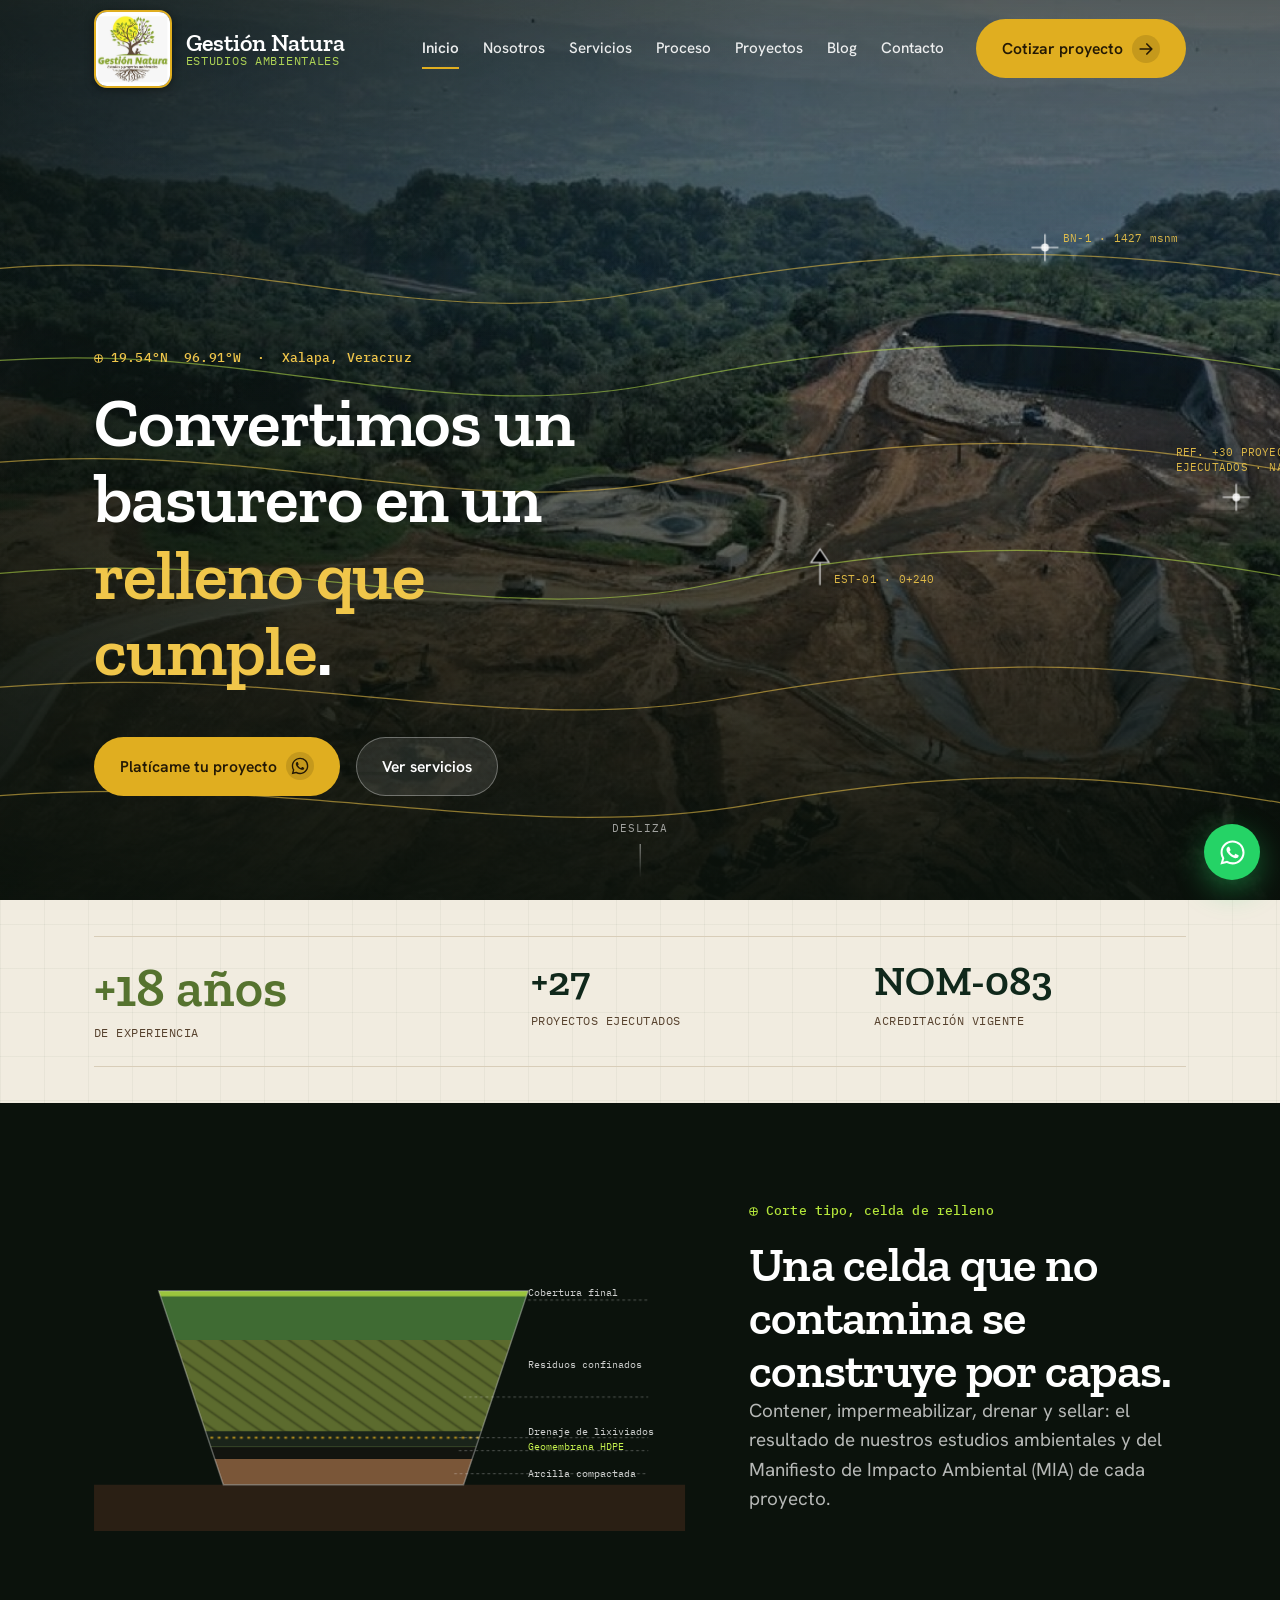
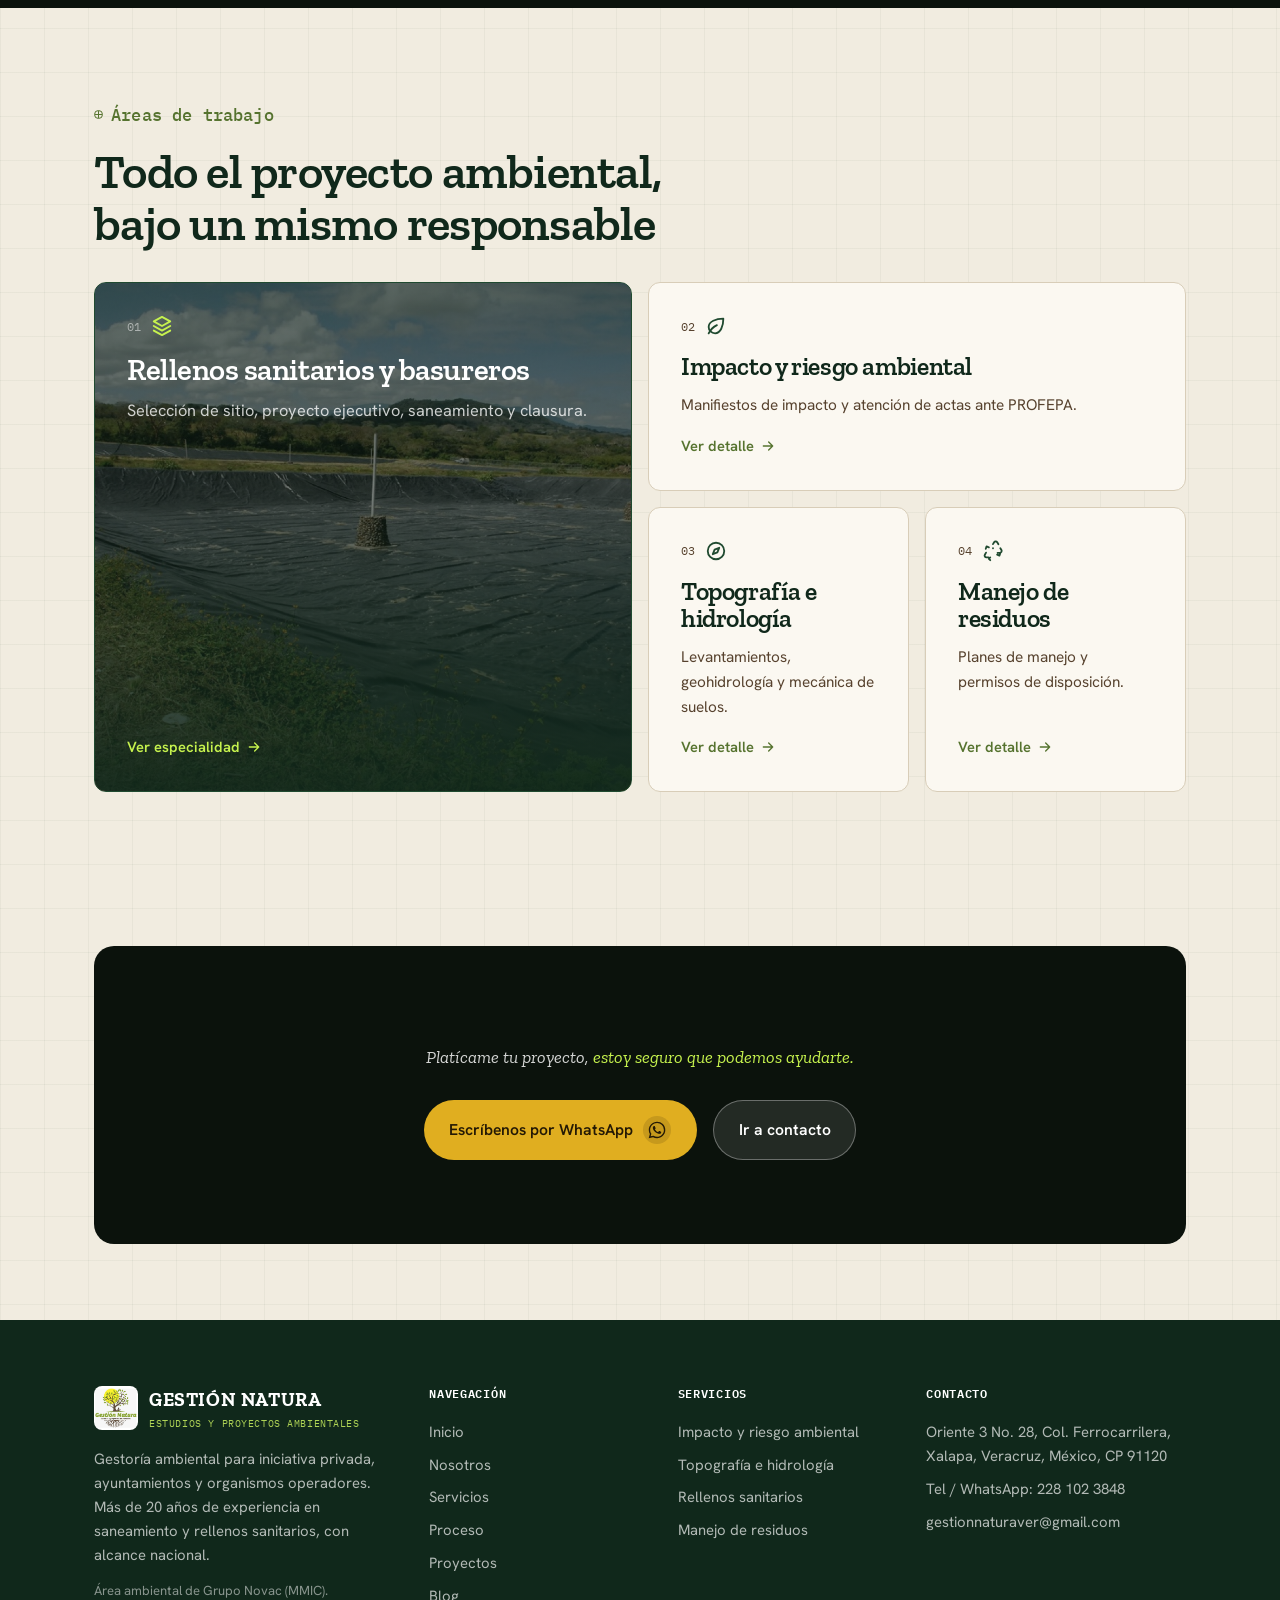
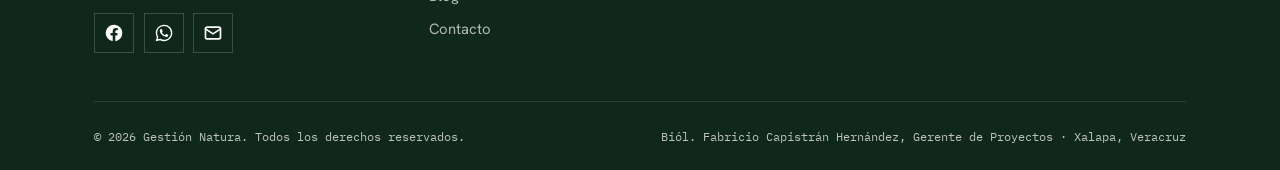
<file: index.html>
<!DOCTYPE html>
<html lang="es">
<head>
  <meta charset="UTF-8">
  <meta name="viewport" content="width=device-width, initial-scale=1">
  <title>Gestión Natura | Estudios ambientales y rellenos sanitarios, Xalapa</title>
  <meta name="description" content="Estudios ambientales, MIA (Manifiesto de Impacto Ambiental), rellenos sanitarios y manejo de residuos en Xalapa, Veracruz. Saneamiento de basureros a cielo abierto. Más de 20 años de experiencia, alcance nacional.">
  <meta name="theme-color" content="#0B120C">
  <link rel="canonical" href="https://gestionnatura.com/">
  <link rel="icon" href="assets/img/logo.jpg">
  <script type="application/ld+json">
  {
    "@context": "https://schema.org",
    "@type": "ProfessionalService",
    "name": "Gestión Natura",
    "description": "Estudios ambientales, Manifiesto de Impacto Ambiental (MIA), diseño y construcción de rellenos sanitarios, saneamiento de basureros a cielo abierto y manejo de residuos sólidos.",
    "image": "https://gestionnatura.com/assets/img/logo.jpg",
    "url": "https://gestionnatura.com/",
    "telephone": "+522281023848",
    "email": "gestionnaturaver@gmail.com",
    "address": {
      "@type": "PostalAddress",
      "streetAddress": "Oriente 3 No. 28, Col. Ferrocarrilera",
      "addressLocality": "Xalapa",
      "addressRegion": "Veracruz",
      "postalCode": "91120",
      "addressCountry": "MX"
    },
    "areaServed": "MX",
    "knowsAbout": [
      "Manifiesto de Impacto Ambiental (MIA)",
      "Estudios ambientales",
      "Rellenos sanitarios",
      "Saneamiento de basureros a cielo abierto",
      "Manejo de residuos sólidos",
      "Topografía e hidrología",
      "NOM-083-SEMARNAT-2003"
    ]
  }
  </script>
  <meta property="og:title" content="Gestión Natura, Estudios y proyectos ambientales">
  <meta property="og:description" content="Del levantamiento del sitio a la operación del relleno. Más de 20 años de experiencia y 30 proyectos a nivel nacional.">
  <meta property="og:type" content="website">
  <meta property="og:url" content="https://gestionnatura.com/">
  <meta property="og:image" content="https://gestionnatura.com/assets/img/logo.jpg">
  <meta property="og:site_name" content="Gestión Natura">
  <meta property="og:locale" content="es_MX">
  <meta name="twitter:card" content="summary_large_image">
  <link rel="preconnect" href="https://fonts.googleapis.com">
  <link rel="preconnect" href="https://fonts.gstatic.com" crossorigin>
  <link href="https://fonts.googleapis.com/css2?family=Zilla+Slab:ital,wght@0,400;0,500;0,600;0,700;1,400;1,500&family=Hanken+Grotesk:wght@300;400;500;600;700&family=IBM+Plex+Mono:wght@400;500;600&display=swap" rel="stylesheet">
  <link rel="stylesheet" href="assets/css/style.css?v=38">
</head>
<body data-page="index" class="hero-dark">

  <!-- ============ HERO, foto real + levantamiento topográfico ============ -->
  <section class="hero">
    <div class="hero-media">
      <img src="assets/img/photos/hero-relleno.jpg?v=2" alt="Vista aérea de un relleno sanitario en construcción, con celdas de geomembrana entre montañas" fetchpriority="high">
    </div>
    <div class="hero-overlay"></div>
    <svg class="hero-survey" viewBox="0 0 1200 800" preserveAspectRatio="xMidYMid slice" aria-hidden="true">
      <path class="contour" d="M-50 250 C 200 200, 380 300, 600 260 S 1000 210, 1260 260"/>
      <path class="contour lime" d="M-50 330 C 220 285, 400 385, 620 340 S 1010 295, 1260 345"/>
      <path class="contour" d="M-50 420 C 240 375, 420 470, 640 425 S 1020 385, 1260 435"/>
      <path class="contour lime" d="M-50 520 C 250 470, 440 565, 660 520 S 1030 480, 1260 530"/>
      <path class="contour" d="M-50 620 C 260 575, 450 660, 680 620 S 1040 585, 1260 630"/>
      <path class="contour" d="M-50 715 C 270 675, 470 755, 700 715 S 1050 690, 1260 730"/>
      <!-- Banco de nivel -->
      <path class="mark" d="M960 208 l0 24 M948 220 l24 0"/>
      <circle class="mark-fill" cx="960" cy="220" r="3.5"/>
      <text class="lbl" x="976" y="215">BN-1 · 1427 msnm</text>
      <!-- Estación / cadenamiento -->
      <path class="mark" d="M760 520 l0 -20 M752 500 l16 0 l-8 -12 z"/>
      <text class="lbl" x="772" y="518">EST-01 · 0+240</text>
      <!-- Referencia de trayectoria (reemplaza la tarjeta flotante) -->
      <path class="mark" d="M1130 430 l0 24 M1118 442 l24 0"/>
      <circle class="mark-fill" cx="1130" cy="442" r="3.5"/>
      <text class="lbl" x="1076" y="405">REF. +30 PROYECTOS</text>
      <text class="lbl" x="1076" y="419">EJECUTADOS · NACIONAL</text>
    </svg>

    <div class="container">
      <div class="hero-content">
        <p class="marker on-photo">19.54°N&nbsp;&nbsp;96.91°W&nbsp;&nbsp;·&nbsp;&nbsp;Xalapa, Veracruz</p>
        <h1>Convertimos un basurero en un <span class="accent">relleno que cumple</span>.</h1>
        <div class="hero-actions">
          <a class="btn btn-primary" data-wa href="#">Platícame tu proyecto <span class="arrow" data-ic="whatsapp"></span></a>
          <a class="btn btn-ghost-light" href="servicios">Ver servicios</a>
        </div>
      </div>
    </div>
    <div class="hero-scroll" aria-hidden="true">Desliza<span></span></div>
  </section>

  <!-- ============ CIFRAS (mínimas, sin explicación de más) ============ -->
  <section class="section--tight">
    <div class="container">
      <div class="stats-row">
        <div class="stat"><div class="stat-v"><span data-count="20" data-prefix="+" data-suffix=" años">+20 años</span></div><div class="stat-l">De experiencia</div></div>
        <div class="stat"><div class="stat-v"><span data-count="30" data-prefix="+">+30</span></div><div class="stat-l">Proyectos ejecutados</div></div>
        <div class="stat"><div class="stat-v">NOM-083</div><div class="stat-l">Acreditación vigente</div></div>
      </div>
    </div>
  </section>

  <!-- ============ CORTE DE CELDA (firma técnica, animado) ============ -->
  <section class="band-ink section" id="corte">
    <div class="container">
      <div class="xsection">
        <div class="cell-figure">
          <svg class="cell-svg" viewBox="0 0 640 380" role="img" aria-label="Corte transversal de una celda de relleno sanitario: arcilla compactada, geomembrana HDPE, sistema de drenaje, residuos confinados y cobertura final.">
            <defs>
              <clipPath id="cellClip"><path d="M70 120 L470 120 L400 330 L140 330 Z"/></clipPath>
              <pattern id="waste" width="14" height="14" patternUnits="userSpaceOnUse" patternTransform="rotate(35)">
                <rect width="14" height="14" fill="#5C6B2E"/>
                <path d="M0 7 H14" stroke="#3f4a1f" stroke-width="2"/>
              </pattern>
            </defs>
            <!-- Terreno natural -->
            <path d="M0 330 L640 330 L640 380 L0 380 Z" fill="#2a1f14"/>
            <!-- Capas (orden de construcción = orden en el DOM) -->
            <g clip-path="url(#cellClip)">
              <g class="cell-layer"><rect x="60" y="300" width="520" height="40" fill="#7A5638"/></g>
              <g class="cell-layer"><rect x="60" y="286" width="520" height="16" fill="#12140f"/><rect x="60" y="286" width="520" height="3" fill="#3b4a2a"/></g>
              <g class="cell-layer"><rect x="60" y="270" width="520" height="18" fill="#1a241a"/>
                <g stroke="#E0AE20" stroke-width="2" stroke-dasharray="3 5" opacity=".9"><path d="M70 279 H560"/></g></g>
              <g class="cell-layer"><rect x="60" y="170" width="520" height="102" fill="url(#waste)"/></g>
              <g class="cell-layer"><rect x="60" y="120" width="520" height="52" fill="#3f6b33"/><rect x="60" y="120" width="520" height="6" fill="#9BC53D"/></g>
            </g>
            <!-- Contorno de la excavación -->
            <path d="M70 120 L470 120 L400 330 L140 330 Z" fill="none" stroke="rgba(255,255,255,.35)" stroke-width="1.5"/>
            <!-- Líneas guía + etiquetas -->
            <g class="cell-leader">
              <path d="M470 130 H600"/><path d="M400 235 H600"/><path d="M395 279 H600"/><path d="M395 293 H600"/><path d="M390 318 H600"/>
            </g>
            <g class="cell-tag" text-anchor="start" font-size="11">
              <text x="470" y="126">Cobertura final</text>
              <text x="602" y="126" text-anchor="end"><tspan></tspan></text>
              <text x="470" y="204">Residuos confinados</text>
              <text x="470" y="276">Drenaje de lixiviados</text>
              <text x="470" y="292"><tspan class="b" fill="#C6F24E">Geomembrana HDPE</tspan></text>
              <text x="470" y="322">Arcilla compactada</text>
            </g>
          </svg>
        </div>
        <div class="xsection-copy">
          <p class="marker on-dark">Corte tipo, celda de relleno</p>
          <h2>Una celda que no contamina se construye por capas.</h2>
          <p class="lead">Contener, impermeabilizar, drenar y sellar: el resultado de nuestros estudios ambientales y del Manifiesto de Impacto Ambiental (MIA) de cada proyecto.</p>
        </div>
      </div>
    </div>
  </section>

  <!-- ============ SERVICIOS (con jerarquía) ============ -->
  <section class="section" id="oferta">
    <div class="container">
      <div class="section-head reveal">
        <p class="marker">Áreas de trabajo</p>
        <h2>Todo el proyecto ambiental, bajo un mismo responsable</h2>
      </div>
      <div class="svc-grid">
        <a class="svc svc--feature" href="servicios#rellenos">
          <img class="svc--feature-media" src="assets/img/photos/geomembrana.jpg?v=2" alt="" aria-hidden="true" loading="lazy">
          <div class="svc--feature-overlay"></div>
          <div class="svc-ic" data-ic="layers"></div>
          <h3>Rellenos sanitarios y basureros</h3>
          <p>Selección de sitio, proyecto ejecutivo, saneamiento y clausura.</p>
          <span class="svc-link">Ver especialidad <span data-ic="arrow"></span></span>
        </a>
        <a class="svc svc--wide" href="servicios#impacto">
          <div class="svc-ic" data-ic="leaf"></div>
          <h3>Impacto y riesgo ambiental</h3>
          <p>Manifiestos de impacto y atención de actas ante PROFEPA.</p>
          <span class="svc-link">Ver detalle <span data-ic="arrow"></span></span>
        </a>
        <a class="svc" style="grid-column:span 3" href="servicios#topografia">
          <div class="svc-ic" data-ic="compass"></div>
          <h3>Topografía e hidrología</h3>
          <p>Levantamientos, geohidrología y mecánica de suelos.</p>
          <span class="svc-link">Ver detalle <span data-ic="arrow"></span></span>
        </a>
        <a class="svc" style="grid-column:span 3" href="servicios#residuos">
          <div class="svc-ic" data-ic="recycle"></div>
          <h3>Manejo de residuos</h3>
          <p>Planes de manejo y permisos de disposición.</p>
          <span class="svc-link">Ver detalle <span data-ic="arrow"></span></span>
        </a>
      </div>
    </div>
  </section>

  <!-- ============ CTA ============ -->
  <section class="section">
    <div class="container">
      <div class="cta-band">
        <div class="topo-bg" data-topo="9"></div>
        <p class="cta-quote">Platícame tu proyecto, <span class="q">estoy seguro que podemos ayudarte.</span></p>
        <div class="cta-actions">
          <a class="btn btn-primary" data-wa href="#">Escríbenos por WhatsApp <span class="arrow" data-ic="whatsapp"></span></a>
          <a class="btn btn-ghost-light" href="contacto">Ir a contacto</a>
        </div>
      </div>
    </div>
  </section>

  <script src="assets/js/icons.js?v=1"></script>
  <script src="assets/js/site.js?v=10"></script>
  <script src="assets/vendor/supabase.min.js"></script>
  <script src="assets/js/supabase.config.js?v=2"></script>
  <script src="assets/js/data.js?v=4"></script>
</body>
</html>
</file>
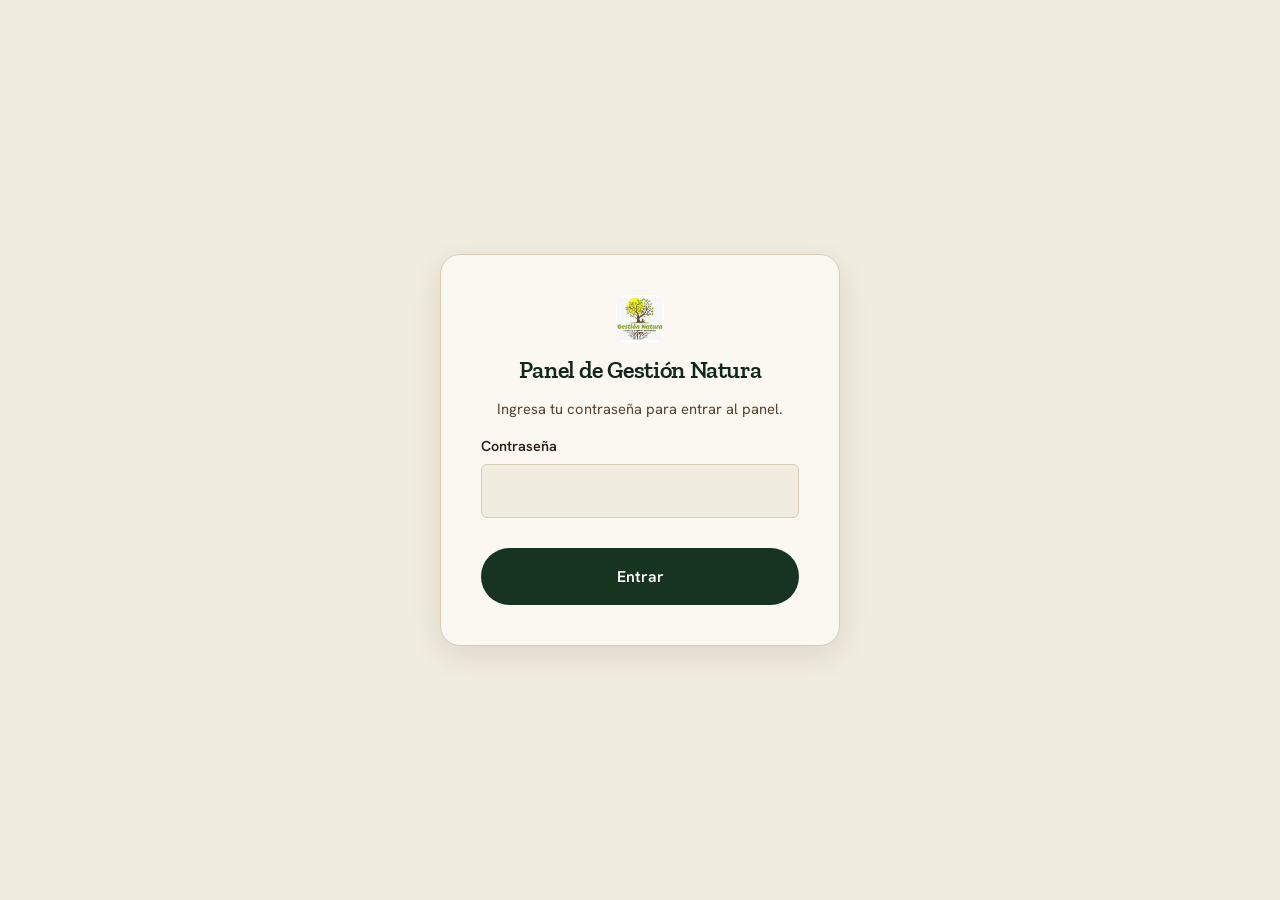
<file: admin/index.html>
<!DOCTYPE html>
<html lang="es">
<head>
  <meta charset="UTF-8">
  <meta name="viewport" content="width=device-width, initial-scale=1">
  <title>Panel, Gestión Natura</title>
  <meta name="robots" content="noindex, nofollow">
  <link rel="icon" href="../assets/img/logo.jpg">
  <link rel="preconnect" href="https://fonts.googleapis.com">
  <link rel="preconnect" href="https://fonts.gstatic.com" crossorigin>
  <link href="https://fonts.googleapis.com/css2?family=Zilla+Slab:ital,wght@0,400;0,500;0,600;0,700;1,400;1,500&family=Hanken+Grotesk:wght@300;400;500;600;700&family=IBM+Plex+Mono:wght@400;500;600&display=swap" rel="stylesheet">
  <link rel="stylesheet" href="../assets/css/style.css?v=38">
  <link rel="stylesheet" href="admin.css?v=6">
</head>
<body class="admin-body">

  <!-- ---------- Estado: Supabase no configurado ---------- -->
  <div id="notConfigured" class="admin-gate" hidden>
    <div class="admin-gate-card">
      <img src="../assets/img/logo.jpg" alt="Gestión Natura" width="48" height="48" style="border-radius:10px">
      <h1>El panel aún no está conectado</h1>
      <p>Falta pegar la URL y la llave de Supabase en <code>assets/js/supabase.config.js</code>. Sigue la guía en <code>supabase/SETUP.md</code> y vuelve a subir ese archivo una sola vez.</p>
    </div>
  </div>

  <!-- ---------- Pantalla de inicio de sesión ---------- -->
  <div id="loginScreen" class="admin-gate" hidden>
    <form id="loginForm" class="admin-gate-card">
      <img src="../assets/img/logo.jpg" alt="Gestión Natura" width="48" height="48" style="border-radius:10px">
      <h1>Panel de Gestión Natura</h1>
      <p>Ingresa tu contraseña para entrar al panel.</p>
      <input type="hidden" id="loginEmail" autocomplete="username">
      <div class="field"><label for="loginPass">Contraseña</label><input type="password" id="loginPass" required autocomplete="current-password" autofocus></div>
      <button class="btn btn-forest" type="submit" style="width:100%;justify-content:center">Entrar</button>
      <p class="admin-error" id="loginError" hidden></p>
    </form>
  </div>

  <!-- ---------- Dashboard ---------- -->
  <div id="dashboard" class="admin-shell" hidden>

    <aside class="admin-side">
      <div class="admin-side-brand">
        <img src="../assets/img/logo.jpg" alt="">
        <div><b>Gestión Natura</b><span>Panel</span></div>
      </div>
      <nav class="admin-side-nav">
        <button class="admin-tab active" data-tab="banners"><span data-ic="image"></span>Banners</button>
        <button class="admin-tab" data-tab="servicios"><span data-ic="layers"></span>Servicios</button>
        <button class="admin-tab" data-tab="fotos"><span data-ic="grid"></span>Fotos</button>
        <button class="admin-tab" data-tab="blog"><span data-ic="newspaper"></span>Blog</button>
      </nav>
      <div class="admin-side-foot">
        <a href="../" target="_blank" class="admin-tab"><span data-ic="arrowUR"></span>Ver sitio</a>
        <button class="admin-tab" id="logoutBtn"><span data-ic="logout"></span>Cerrar sesión</button>
        <span id="userEmail"></span>
      </div>
    </aside>

    <div class="admin-content">
      <main class="admin-main">

        <!-- ===== BANNERS ===== -->
        <section class="admin-panel active" id="panel-banners">
          <h2>Banners de cada página</h2>
          <p class="admin-hint">La foto y los textos que aparecen arriba de cada página. Cambia lo que quieras y da clic en Guardar.</p>
          <div id="bannersList" class="admin-list"></div>
        </section>

        <!-- ===== SERVICIOS ===== -->
        <section class="admin-panel" id="panel-servicios">
          <h2>Catálogo de servicios</h2>
          <p class="admin-hint">Organizados en las cuatro áreas del sitio. Agrega, edita, pon precio o quita los que necesites.</p>
          <div class="admin-subtabs" id="svcSubtabs">
            <button class="admin-subtab active" data-cat="impacto">Impacto ambiental</button>
            <button class="admin-subtab" data-cat="topografia">Topografía</button>
            <button class="admin-subtab" data-cat="rellenos">Rellenos sanitarios</button>
            <button class="admin-subtab" data-cat="residuos">Manejo de residuos</button>
          </div>
          <div id="servicesList" class="admin-list"></div>
          <div class="admin-card admin-new">
            <h3>Agregar servicio</h3>
            <form id="serviceForm" class="admin-form">
              <div class="field"><label>Ícono</label>
                <select id="svcIcon">
                  <option value="leaf">Hoja</option><option value="layers">Capas</option><option value="recycle">Reciclaje</option>
                  <option value="file">Documento</option><option value="shield">Escudo</option><option value="compass">Brújula</option>
                  <option value="users">Personas</option><option value="building">Edificio</option><option value="droplet">Gota</option>
                  <option value="award">Reconocimiento</option>
                </select>
              </div>
              <div class="field"><label>Título</label><input type="text" id="svcTitle" required></div>
              <div class="field"><label>Descripción</label><textarea id="svcDesc" rows="2"></textarea></div>
              <div class="field row">
                <div class="field"><label>Precio <span class="opt">(opcional, ej. "Desde $8,000" o "Cotización")</span></label><input type="text" id="svcPrice"></div>
                <div class="field"><label>Orden (menor aparece primero)</label><input type="number" id="svcOrder" value="1"></div>
              </div>
              <div class="field"><label>Fotos <span class="opt">(opcional, puedes elegir varias)</span></label><input type="file" id="svcImages" accept="image/*" multiple></div>
              <button class="btn btn-forest" type="submit">Agregar a esta categoría</button>
            </form>
          </div>
        </section>

        <!-- ===== FOTOS ===== -->
        <section class="admin-panel" id="panel-fotos">
          <h2>Fotos de proyectos</h2>
          <p class="admin-hint">Estas fotos aparecen en la galería de la página Proyectos. Puedes seleccionar varias a la vez. Arrastra una foto sobre otra para cambiar el orden en que aparecen.</p>
          <div id="galleryList" class="admin-grid-list"></div>
          <div class="admin-card admin-new">
            <h3>Agregar fotos</h3>
            <form id="photoForm" class="admin-form">
              <div class="field"><label>Archivos de imagen <span class="opt">(puedes elegir varios)</span></label><input type="file" id="photoFile" accept="image/*" multiple required></div>
              <div class="field"><label>Etiqueta (ej. "Obra", "Estudios base")</label><input type="text" id="photoTag"></div>
              <div class="field"><label>Título <span class="opt">(si subes varias, se usa para todas)</span></label><input type="text" id="photoTitle"></div>
              <div class="field"><label>Descripción</label><textarea id="photoDesc" rows="2"></textarea></div>
              <button class="btn btn-forest" type="submit">Subir fotos</button>
            </form>
            <p class="admin-error" id="photoError" hidden></p>
          </div>
        </section>

        <!-- ===== BLOG ===== -->
        <section class="admin-panel" id="panel-blog">
          <h2>Blog</h2>
          <p class="admin-hint">Escribe un artículo propio, o comparte el enlace de una noticia externa. Solo lo "Publicado" se ve en el sitio.</p>
          <div id="blogList" class="admin-list"></div>
          <div class="admin-card admin-new">
            <h3>Nueva entrada</h3>
            <div class="admin-subtabs">
              <button type="button" class="admin-subtab active" data-posttype="articulo"><span data-ic="file"></span> Artículo propio</button>
              <button type="button" class="admin-subtab" data-posttype="enlace"><span data-ic="link"></span> Enlace a noticia</button>
            </div>
            <form id="blogForm" class="admin-form">
              <div class="field"><label>Título</label><input type="text" id="postTitle" required></div>
              <div class="field"><label>Categoría (ej. "Rellenos sanitarios")</label><input type="text" id="postCategory"></div>
              <div class="field"><label>Resumen corto (aparece en la lista)</label><textarea id="postExcerpt" rows="2"></textarea></div>
              <div class="field" id="fieldContent"><label>Contenido completo</label><textarea id="postContent" rows="6"></textarea></div>
              <div class="field" id="fieldLink" hidden><label>Enlace a la noticia (https://...)</label><input type="url" id="postLink" placeholder="https://"></div>
              <div class="field"><label>Foto de portada <span class="opt">(opcional)</span></label><input type="file" id="postCover" accept="image/*"></div>
              <div class="field"><label>Fotos adicionales <span class="opt">(opcional, puedes elegir varias)</span></label><input type="file" id="postImages" accept="image/*" multiple></div>
              <div class="field"><label><input type="checkbox" id="postPublished" style="width:auto;margin-right:8px">Publicar de inmediato</label></div>
              <button class="btn btn-forest" type="submit">Guardar</button>
            </form>
            <p class="admin-error" id="blogError" hidden></p>
          </div>
        </section>

      </main>
    </div>
  </div>

  <script src="../assets/js/icons.js?v=1"></script>
  <script src="../assets/vendor/supabase.min.js"></script>
  <script src="../assets/js/supabase.config.js?v=2"></script>
  <script src="admin.js?v=9"></script>
</body>
</html>
</file>
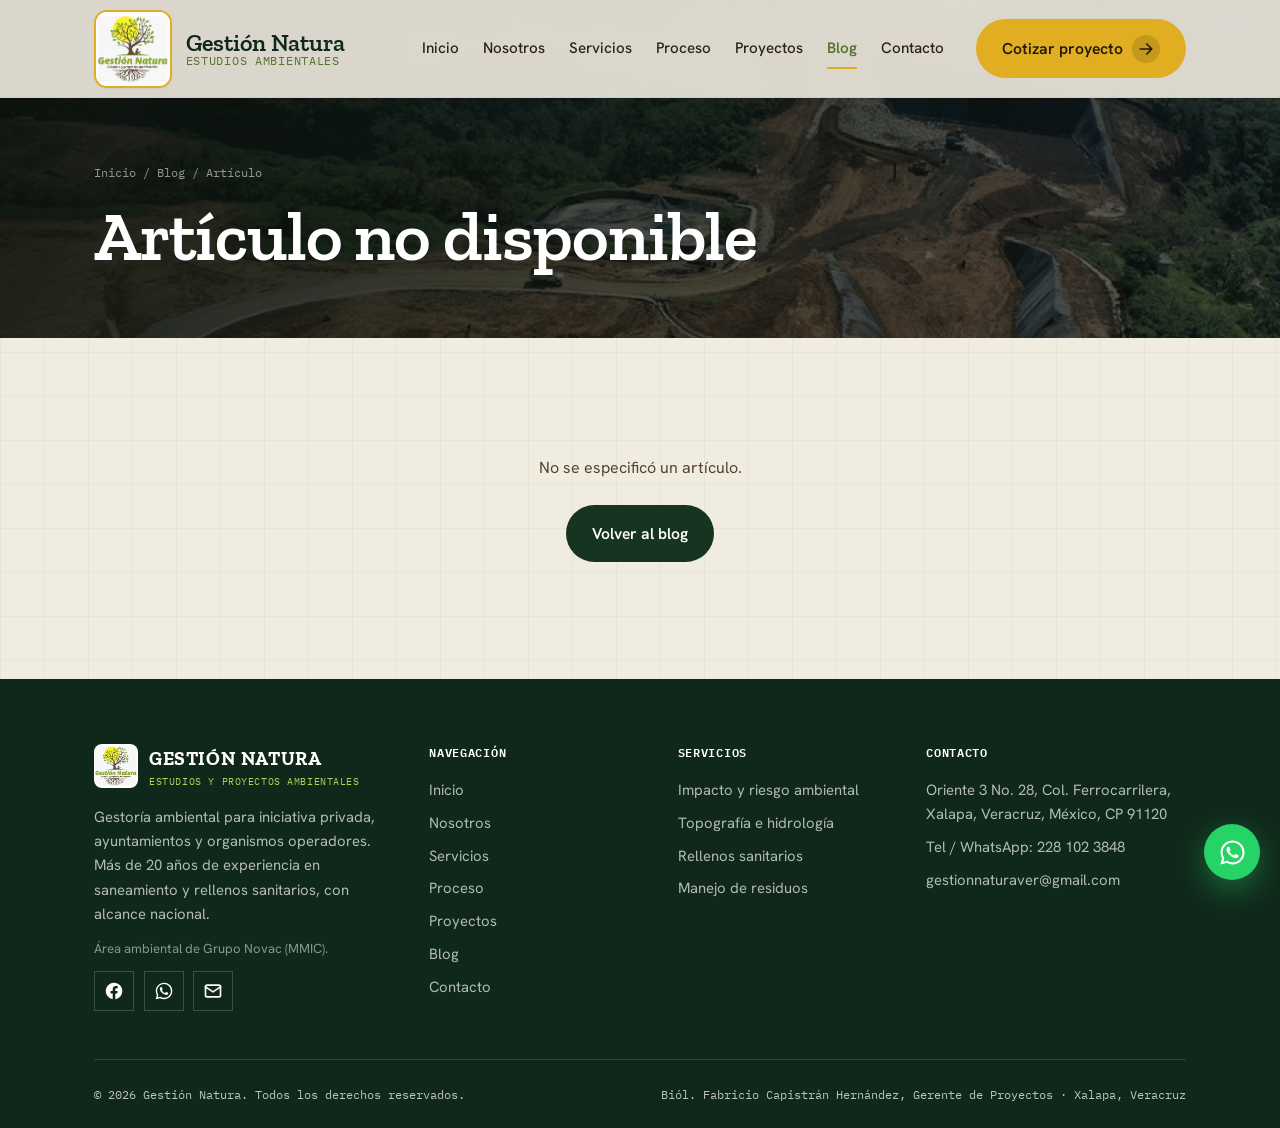
<file: blog-post.html>
<!DOCTYPE html>
<html lang="es">
<head>
  <meta charset="UTF-8">
  <meta name="viewport" content="width=device-width, initial-scale=1">
  <title id="pageTitle">Blog, Gestión Natura</title>
  <meta name="description" content="Artículo del blog de Gestión Natura.">
  <meta name="theme-color" content="#0B120C">
  <meta property="og:title" content="Blog, Gestión Natura" id="ogTitle">
  <meta property="og:description" content="Artículos y noticias sobre gestión ambiental y rellenos sanitarios." id="ogDesc">
  <meta property="og:type" content="article">
  <meta property="og:url" content="https://gestionnatura.com/blog-post" id="ogUrl">
  <meta property="og:image" content="https://gestionnatura.com/assets/img/logo.jpg" id="ogImage">
  <meta property="og:site_name" content="Gestión Natura">
  <meta property="og:locale" content="es_MX">
  <meta name="twitter:card" content="summary_large_image">
  <link rel="icon" href="assets/img/logo.jpg">
  <link rel="preconnect" href="https://fonts.googleapis.com">
  <link rel="preconnect" href="https://fonts.gstatic.com" crossorigin>
  <link href="https://fonts.googleapis.com/css2?family=Zilla+Slab:ital,wght@0,400;0,500;0,600;0,700;1,400;1,500&family=Hanken+Grotesk:wght@300;400;500;600;700&family=IBM+Plex+Mono:wght@400;500;600&display=swap" rel="stylesheet">
  <link rel="stylesheet" href="assets/css/style.css?v=38">
  <style>
    .post-body { max-width: 72ch; margin: 0 auto; }
    .post-body .cover { border-radius: var(--radius-lg); overflow: hidden; margin-bottom: var(--space-6); box-shadow: var(--shadow-md); }
    .post-body .cover img { width: 100%; height: auto; display: block; }
    .post-body .content { font-size: 1.08rem; line-height: 1.75; color: var(--text); white-space: pre-line; }
    .post-empty { text-align: center; padding: 40px 0; }
    .post-gallery { display: grid; grid-template-columns: repeat(auto-fill, minmax(160px,1fr)); gap: 12px; margin-top: var(--space-6); }
    .post-gallery img { width: 100%; aspect-ratio: 4/3; object-fit: cover; border-radius: var(--radius-sm); border: 1px solid var(--border); }
    .news-card { background: var(--surface); border: 1px solid var(--border); border-radius: var(--radius-lg); padding: clamp(24px,4vw,44px); box-shadow: var(--shadow-md); }
    .news-card .cover { margin-bottom: var(--space-5); }
    .news-card .lead { font-size: 1.22rem; display: -webkit-box; -webkit-line-clamp: 6; -webkit-box-orient: vertical; overflow: hidden; }
    .news-source { display: flex; align-items: center; gap: .5rem; font-family: var(--font-mono); font-size: .82rem; color: var(--text-muted); margin: var(--space-5) 0; padding-top: var(--space-5); border-top: 1px solid var(--border); }
    .news-source svg { width: 16px; height: 16px; flex: 0 0 auto; }
    .share-bar { display: flex; align-items: center; flex-wrap: wrap; gap: 10px; margin-top: var(--space-6); padding-top: var(--space-5); border-top: 1px solid var(--border); }
    .share-bar .share-label { font-family: var(--font-mono); font-size: .8rem; color: var(--text-muted); margin-right: 4px; }
    .share-bar .btn { padding: .5rem 1rem; font-size: .88rem; }
    .share-bar .btn svg { width: 16px; height: 16px; }
  </style>
</head>
<body data-page="blog">

  <section class="pagehero">
    <div class="pagehero-media"><img src="assets/img/photos/hero-relleno.jpg?v=2" alt="Blog de Gestión Natura"></div>
    <div class="pagehero-overlay"></div>
    <div class="container">
      <p class="breadcrumb"><a href="/">Inicio</a> / <a href="blog">Blog</a> / <span id="crumbTitle">Artículo</span></p>
      <h1 id="postTitleHeading">Cargando artículo…</h1>
    </div>
  </section>

  <section class="section">
    <div class="container">
      <div class="post-body" id="postBody">
        <div class="post-empty" id="postLoading">
          <p>Cargando…</p>
        </div>
      </div>
    </div>
  </section>

  <script src="assets/js/icons.js?v=1"></script>
  <script src="assets/js/site.js?v=10"></script>
  <script src="assets/vendor/supabase.min.js"></script>
  <script src="assets/js/supabase.config.js?v=2"></script>
  <script>
    (function () {
      function escapeHtml(s) {
        return String(s == null ? "" : s).replace(/[&<>"']/g, function (c) {
          return { "&": "&amp;", "<": "&lt;", ">": "&gt;", '"': "&quot;", "'": "&#39;" }[c];
        });
      }
      document.addEventListener("DOMContentLoaded", function () {
        var slug = new URLSearchParams(location.search).get("slug");
        var body = document.getElementById("postBody");
        var heading = document.getElementById("postTitleHeading");
        var crumb = document.getElementById("crumbTitle");

        function showMissing(msg) {
          heading.textContent = "Artículo no disponible";
          body.innerHTML = '<div class="post-empty"><p>' + msg + '</p><p class="mt-5"><a class="btn btn-forest" href="blog">Volver al blog</a></p></div>';
        }

        function setMeta(id, value) {
          var el = document.getElementById(id);
          if (el && value) el.setAttribute("content", value);
        }

        function shareBarHtml() {
          return '<div class="share-bar">' +
            '<span class="share-label">Compartir:</span>' +
            '<a class="btn btn-outline" id="shareWa" target="_blank" rel="noopener"><span data-ic="whatsapp"></span> WhatsApp</a>' +
            '<button type="button" class="btn btn-outline" id="shareCopy"><span data-ic="link"></span> Copiar enlace</button>' +
            "</div>";
        }
        function bindShareBar(title) {
          var wa = document.getElementById("shareWa");
          if (wa) wa.href = "https://wa.me/?text=" + encodeURIComponent(title + " " + location.href);
          var copyBtn = document.getElementById("shareCopy");
          if (!copyBtn) return;
          copyBtn.addEventListener("click", function () {
            function done() {
              copyBtn.innerHTML = '<span data-ic="check"></span> ¡Copiado!';
              window.GN_fillIcons(copyBtn);
              setTimeout(function () {
                copyBtn.innerHTML = '<span data-ic="link"></span> Copiar enlace';
                window.GN_fillIcons(copyBtn);
              }, 2000);
            }
            if (navigator.clipboard && navigator.clipboard.writeText) {
              navigator.clipboard.writeText(location.href).then(done).catch(fallbackCopy);
            } else {
              fallbackCopy();
            }
            function fallbackCopy() {
              var ta = document.createElement("textarea");
              ta.value = location.href;
              ta.style.position = "fixed"; ta.style.opacity = "0";
              document.body.appendChild(ta); ta.select();
              try { document.execCommand("copy"); } catch (e) {}
              document.body.removeChild(ta);
              done();
            }
          });
        }

        function showDraftNotice() {
          var notice = document.createElement("div");
          notice.className = "note-banner";
          notice.style.marginBottom = "var(--space-5)";
          notice.innerHTML = '<span data-ic="info"></span><span><strong>Vista previa.</strong> Este artículo aún es un borrador y no es visible para el público.</span>';
          body.parentNode.insertBefore(notice, body);
          window.GN_fillIcons(notice);
        }

        if (!slug) { showMissing("No se especificó un artículo."); return; }
        if (!window.GN_DB) { showMissing("El blog aún no está conectado a la base de datos. Vuelve pronto."); return; }

        window.GN_DB.from("blog_posts").select("*").eq("slug", slug).eq("published", true).maybeSingle()
          .then(function (res) {
            if (res.data) return res;
            // No publicado: solo funciona si hay una sesión de admin activa (RLS lo permite), útil para vista previa de borradores
            return window.GN_DB.from("blog_posts").select("*").eq("slug", slug).maybeSingle()
              .then(function (res2) { if (res2.data) res2.isDraft = true; return res2; });
          })
          .then(function (res) {
            if (res.error || !res.data) { showMissing("No encontramos este artículo, puede que ya no esté disponible."); return; }
            var p = res.data;
            document.title = p.title + ", Gestión Natura";
            heading.textContent = p.title;
            crumb.textContent = p.title;
            setMeta("ogTitle", p.title);
            setMeta("ogDesc", p.excerpt);
            setMeta("ogImage", p.cover_image_url);
            setMeta("ogUrl", location.href);
            if (res.isDraft) showDraftNotice();

            if (p.external_url) {
              var host = "";
              try { host = new URL(p.external_url).hostname.replace(/^www\./, ""); } catch (e) {}
              body.innerHTML =
                '<div class="news-card">' +
                  (p.cover_image_url ? '<div class="cover"><img src="' + p.cover_image_url + '" alt="' + escapeHtml(p.title) + '"></div>' : "") +
                  (p.category ? '<span class="tile-tag">' + escapeHtml(p.category) + "</span>" : "") +
                  "<h2>" + escapeHtml(p.title) + "</h2>" +
                  (p.excerpt ? '<p class="lead mt-5">' + escapeHtml(p.excerpt) + "</p>" : "") +
                  (host ? '<div class="news-source"><span data-ic="link"></span> Fuente: ' + escapeHtml(host) + "</div>" : "") +
                  '<a class="btn btn-primary" href="' + p.external_url + '" target="_blank" rel="noopener">Leer la noticia completa <span class="arrow" data-ic="arrowUR"></span></a>' +
                "</div>" +
                shareBarHtml();
              window.GN_fillIcons(body);
              bindShareBar(p.title);
              return;
            }

            var gallery = (p.images && p.images.length)
              ? '<div class="post-gallery">' + p.images.map(function (u) { return '<img src="' + u + '" alt="' + escapeHtml(p.title) + '" loading="lazy">'; }).join("") + "</div>"
              : "";
            body.innerHTML =
              (p.cover_image_url ? '<div class="cover"><img src="' + p.cover_image_url + '" alt="' + escapeHtml(p.title) + '"></div>' : "") +
              '<div class="content">' + escapeHtml(p.content || p.excerpt || "") + "</div>" +
              gallery +
              shareBarHtml();
            window.GN_fillIcons(body);
            bindShareBar(p.title);
          })
          .catch(function () { showMissing("Ocurrió un problema al cargar el artículo."); });
      });
    })();
  </script>
</body>
</html>
</file>
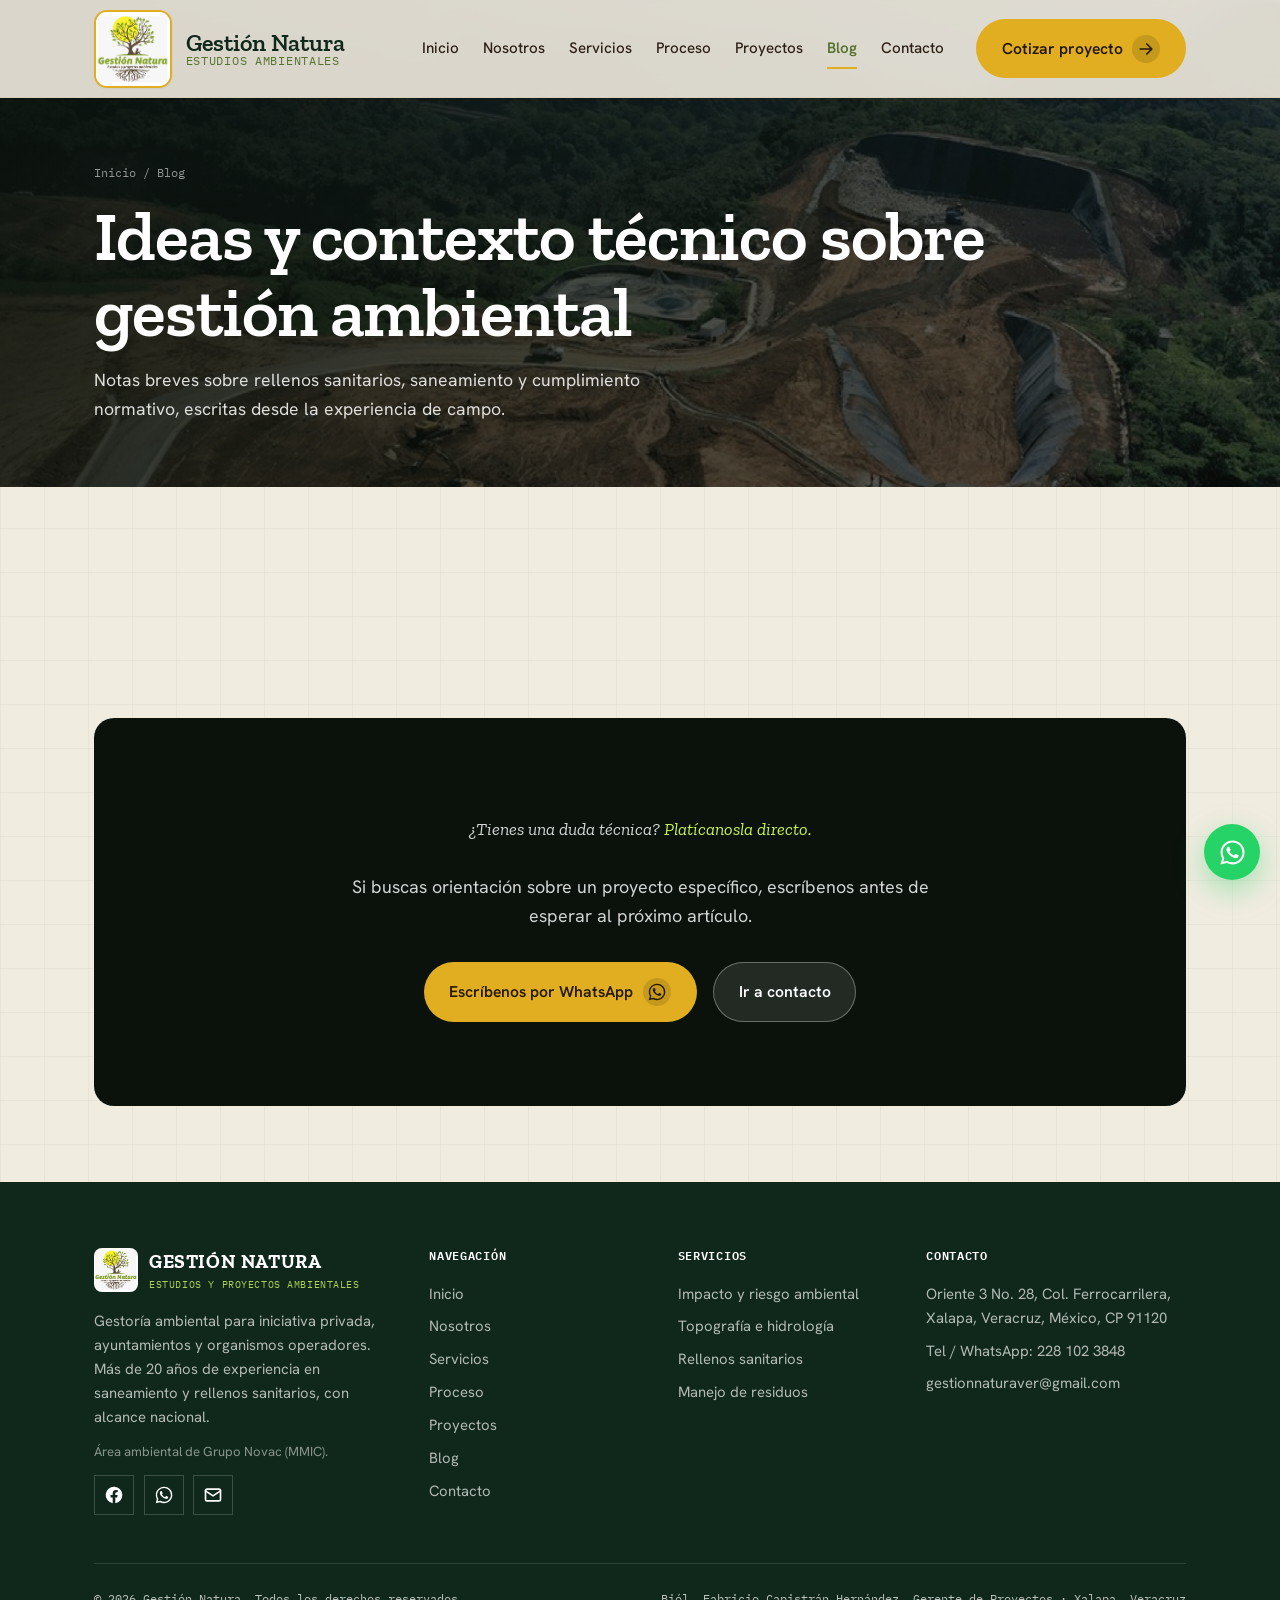
<file: blog.html>
<!DOCTYPE html>
<html lang="es">
<head>
  <meta charset="UTF-8">
  <meta name="viewport" content="width=device-width, initial-scale=1">
  <title>Blog, Gestión Natura | Gestión ambiental y rellenos sanitarios</title>
  <meta name="description" content="Artículos sobre gestión ambiental, clasificación de rellenos sanitarios, saneamiento de basureros y cumplimiento normativo, por el equipo de Gestión Natura.">
  <meta name="theme-color" content="#0B120C">
  <link rel="canonical" href="https://gestionnatura.com/blog">
  <meta property="og:title" content="Blog, Gestión Natura">
  <meta property="og:description" content="Ideas y contexto técnico sobre gestión ambiental, rellenos sanitarios y cumplimiento normativo.">
  <meta property="og:type" content="website">
  <meta property="og:url" content="https://gestionnatura.com/blog">
  <meta property="og:image" content="https://gestionnatura.com/assets/img/logo.jpg">
  <meta property="og:site_name" content="Gestión Natura">
  <meta property="og:locale" content="es_MX">
  <meta name="twitter:card" content="summary_large_image">
  <link rel="icon" href="assets/img/logo.jpg">
  <link rel="preconnect" href="https://fonts.googleapis.com">
  <link rel="preconnect" href="https://fonts.gstatic.com" crossorigin>
  <link href="https://fonts.googleapis.com/css2?family=Zilla+Slab:ital,wght@0,400;0,500;0,600;0,700;1,400;1,500&family=Hanken+Grotesk:wght@300;400;500;600;700&family=IBM+Plex+Mono:wght@400;500;600&display=swap" rel="stylesheet">
  <link rel="stylesheet" href="assets/css/style.css?v=38">
</head>
<body data-page="blog">

  <section class="pagehero">
    <div class="pagehero-media"><img src="assets/img/photos/hero-relleno.jpg?v=2" alt="Trabajo de campo en un proyecto ambiental"></div>
    <div class="pagehero-overlay"></div>
    <div class="container">
      <p class="breadcrumb"><a href="/">Inicio</a> / Blog</p>
      <h1>Ideas y contexto técnico sobre gestión ambiental</h1>
      <p class="sub">Notas breves sobre rellenos sanitarios, saneamiento y cumplimiento normativo, escritas desde la experiencia de campo.</p>
    </div>
  </section>

  <section class="section">
    <div class="container">
      <div class="cardgrid" data-blog-list></div>
    </div>
  </section>

  <section class="section">
    <div class="container">
      <div class="cta-band">
        <div class="topo-bg" data-topo="3"></div>
        <p class="cta-quote">¿Tienes una duda técnica? <span class="q">Platícanosla directo.</span></p>
        <p>Si buscas orientación sobre un proyecto específico, escríbenos antes de esperar al próximo artículo.</p>
        <div class="cta-actions">
          <a class="btn btn-primary" data-wa href="#">Escríbenos por WhatsApp <span class="arrow" data-ic="whatsapp"></span></a>
          <a class="btn btn-ghost-light" href="contacto">Ir a contacto</a>
        </div>
      </div>
    </div>
  </section>

  <script src="assets/js/icons.js?v=1"></script>
  <script src="assets/js/site.js?v=10"></script>
  <script src="assets/vendor/supabase.min.js"></script>
  <script src="assets/js/supabase.config.js?v=2"></script>
  <script src="assets/js/data.js?v=4"></script>
</body>
</html>
</file>
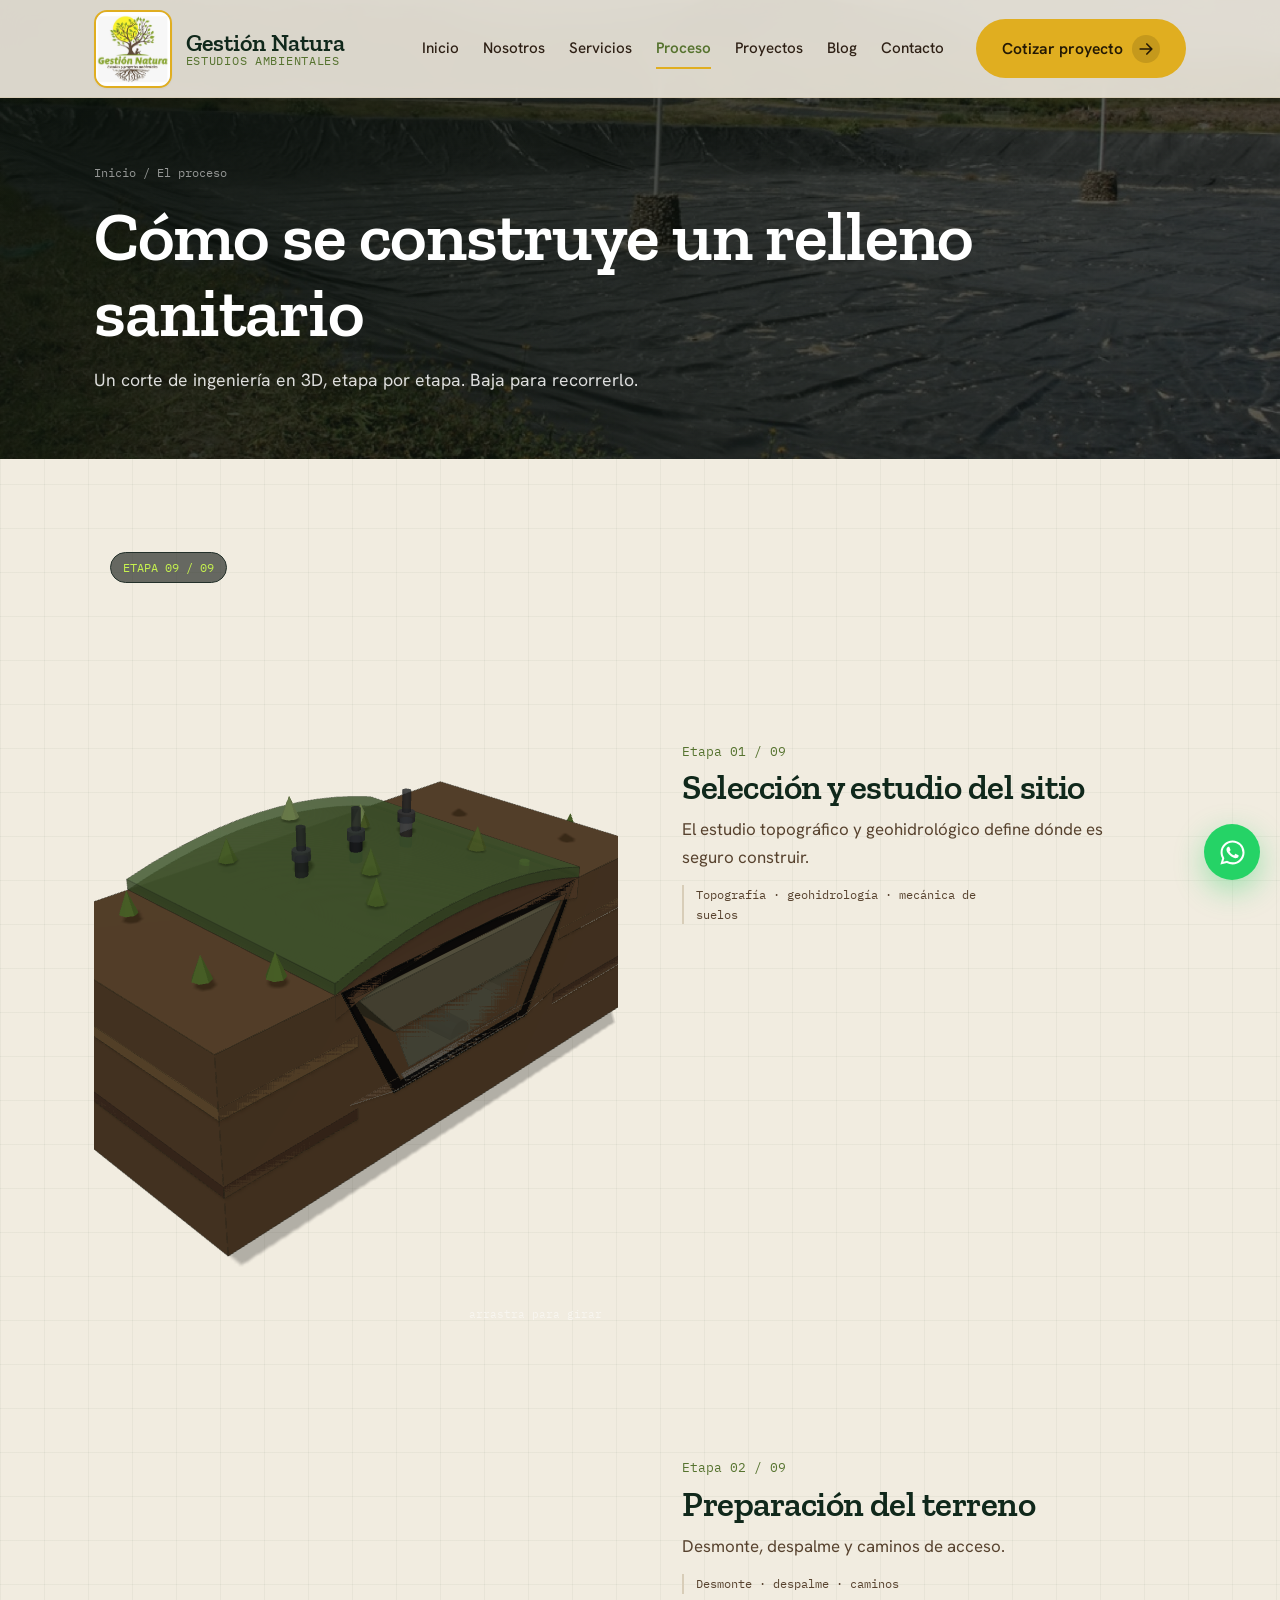
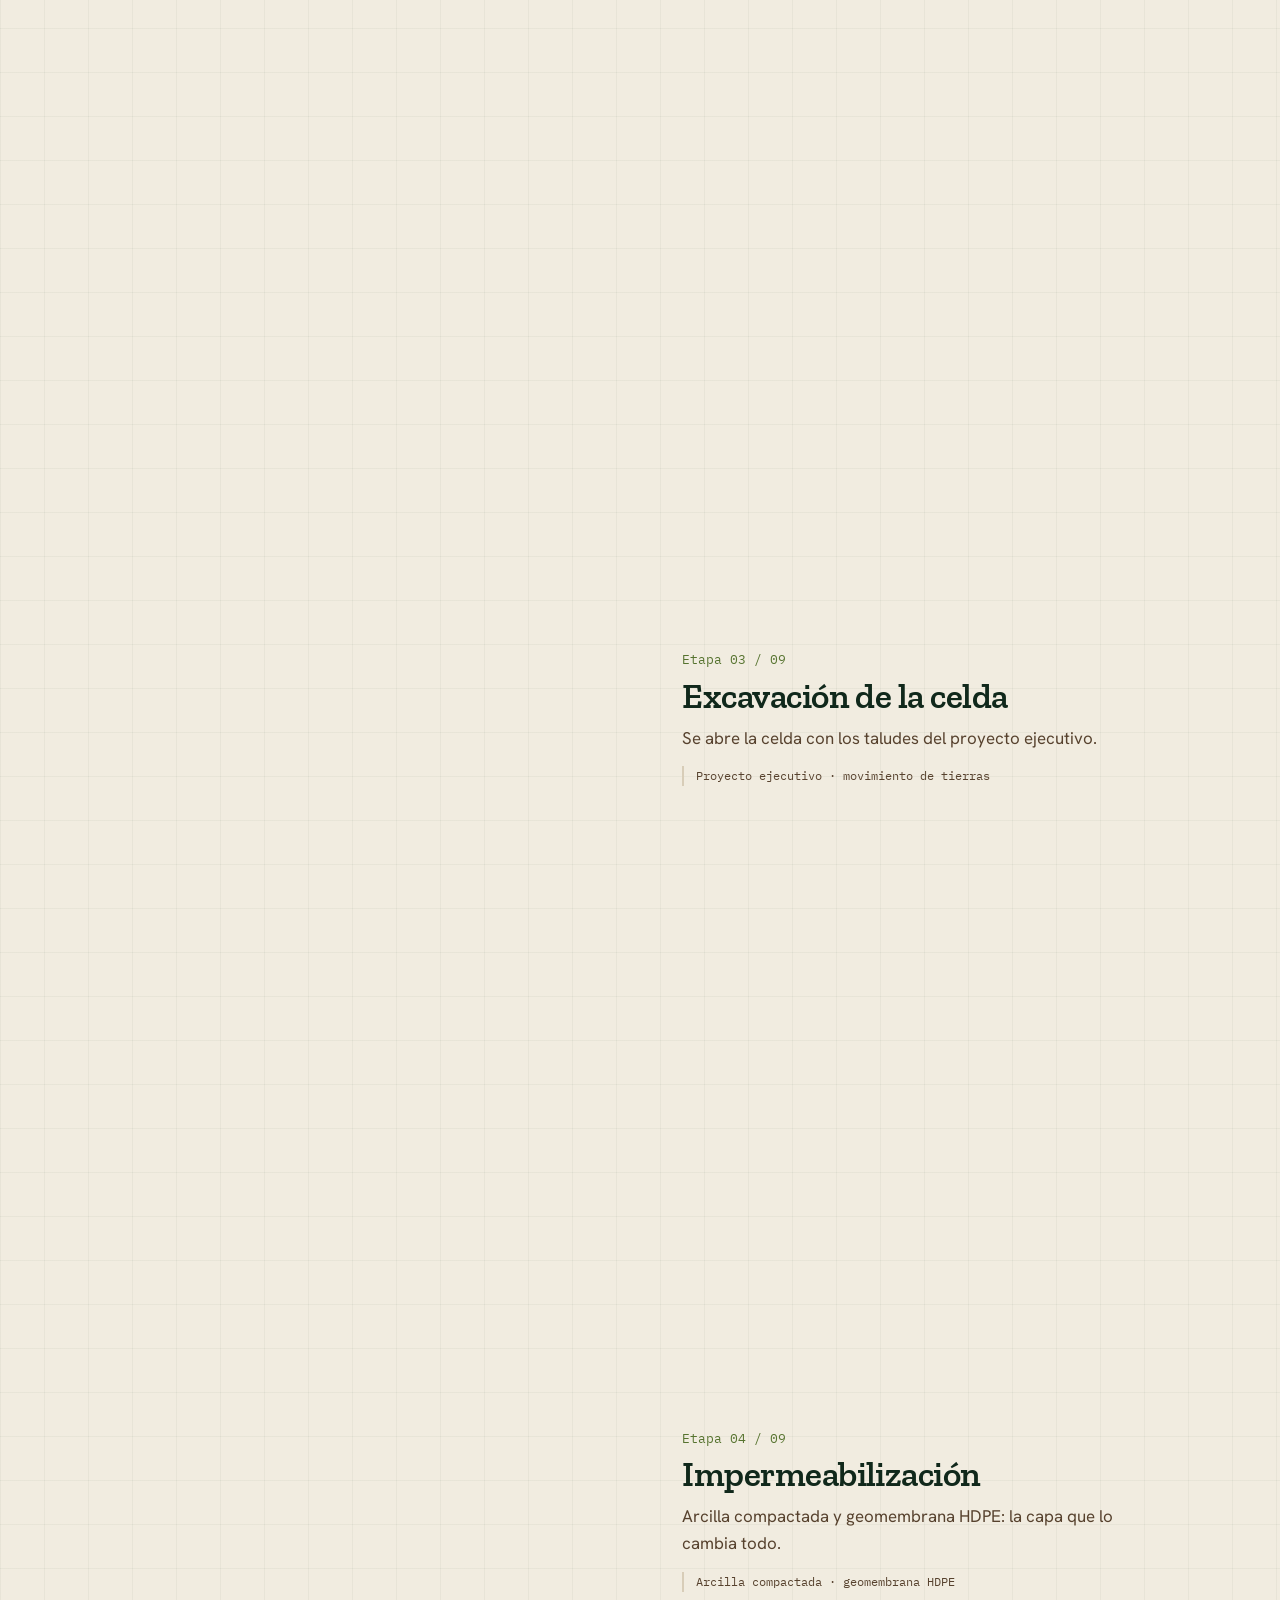
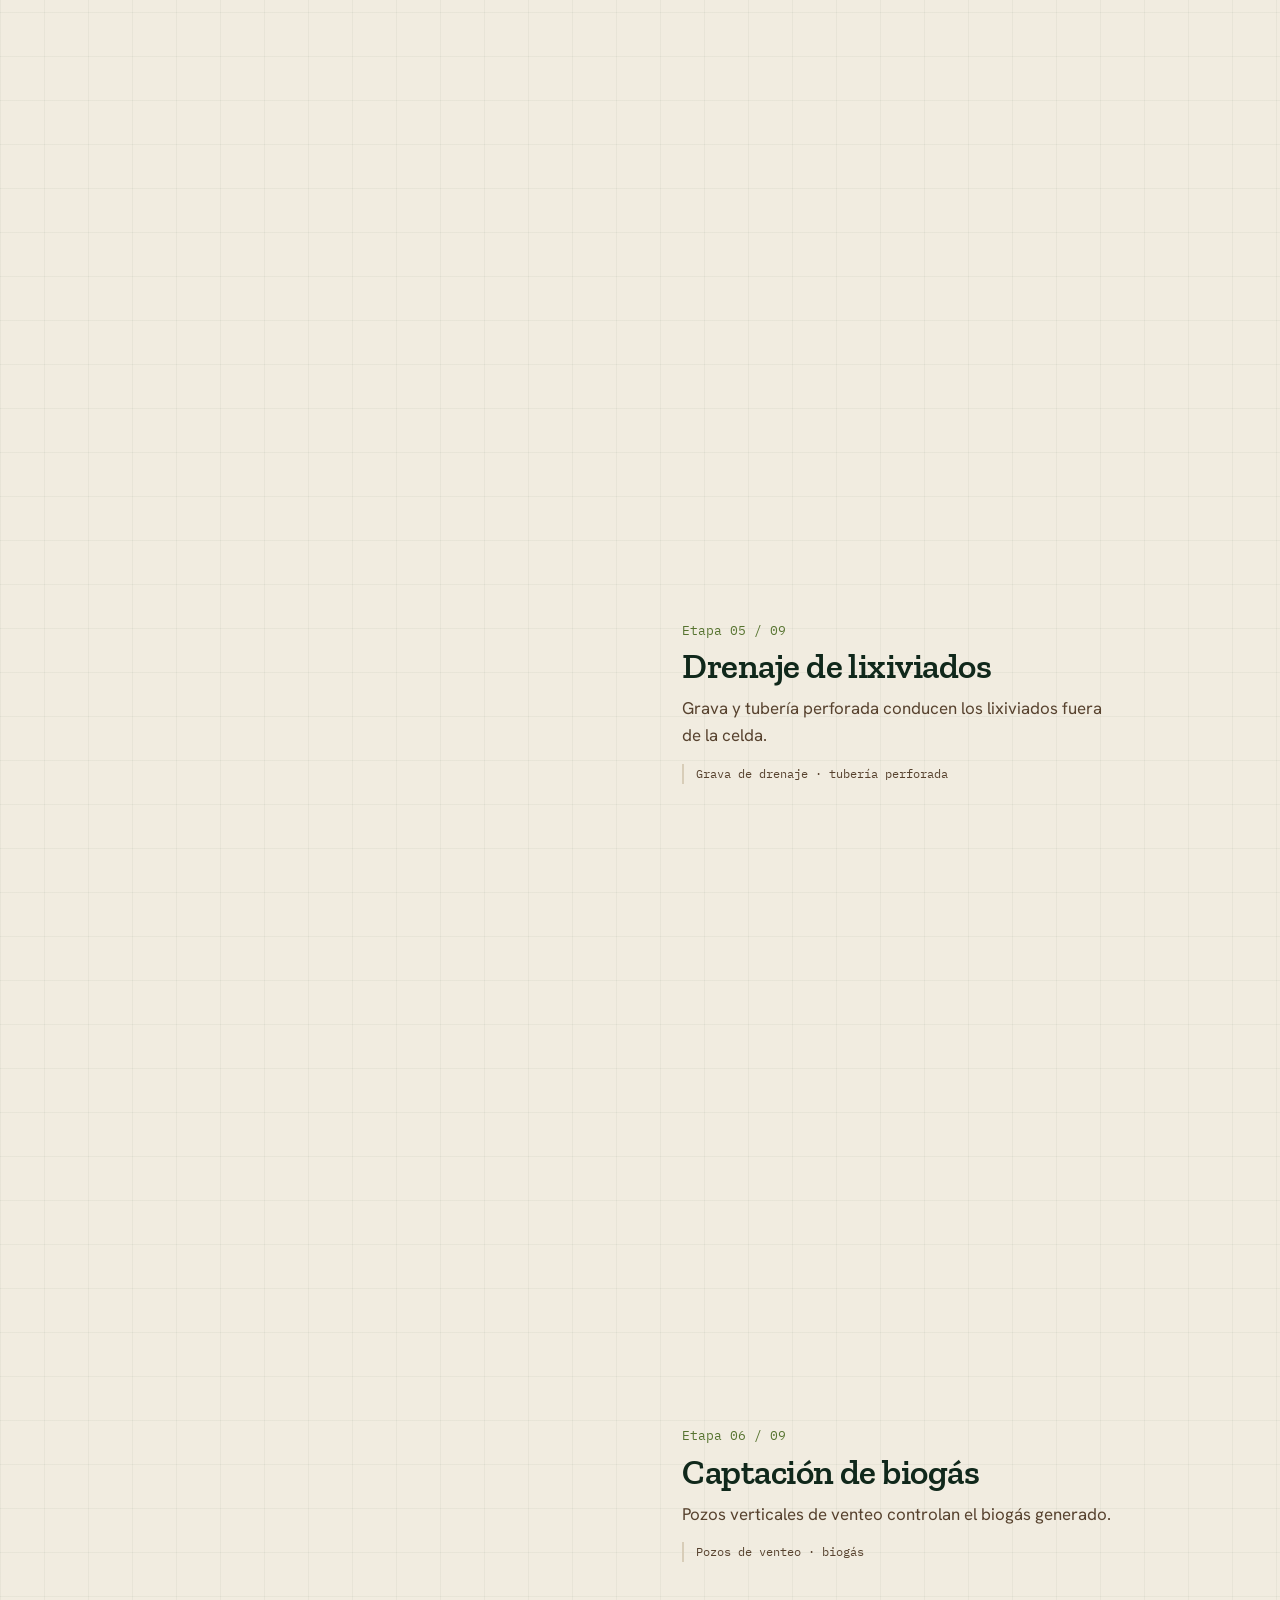
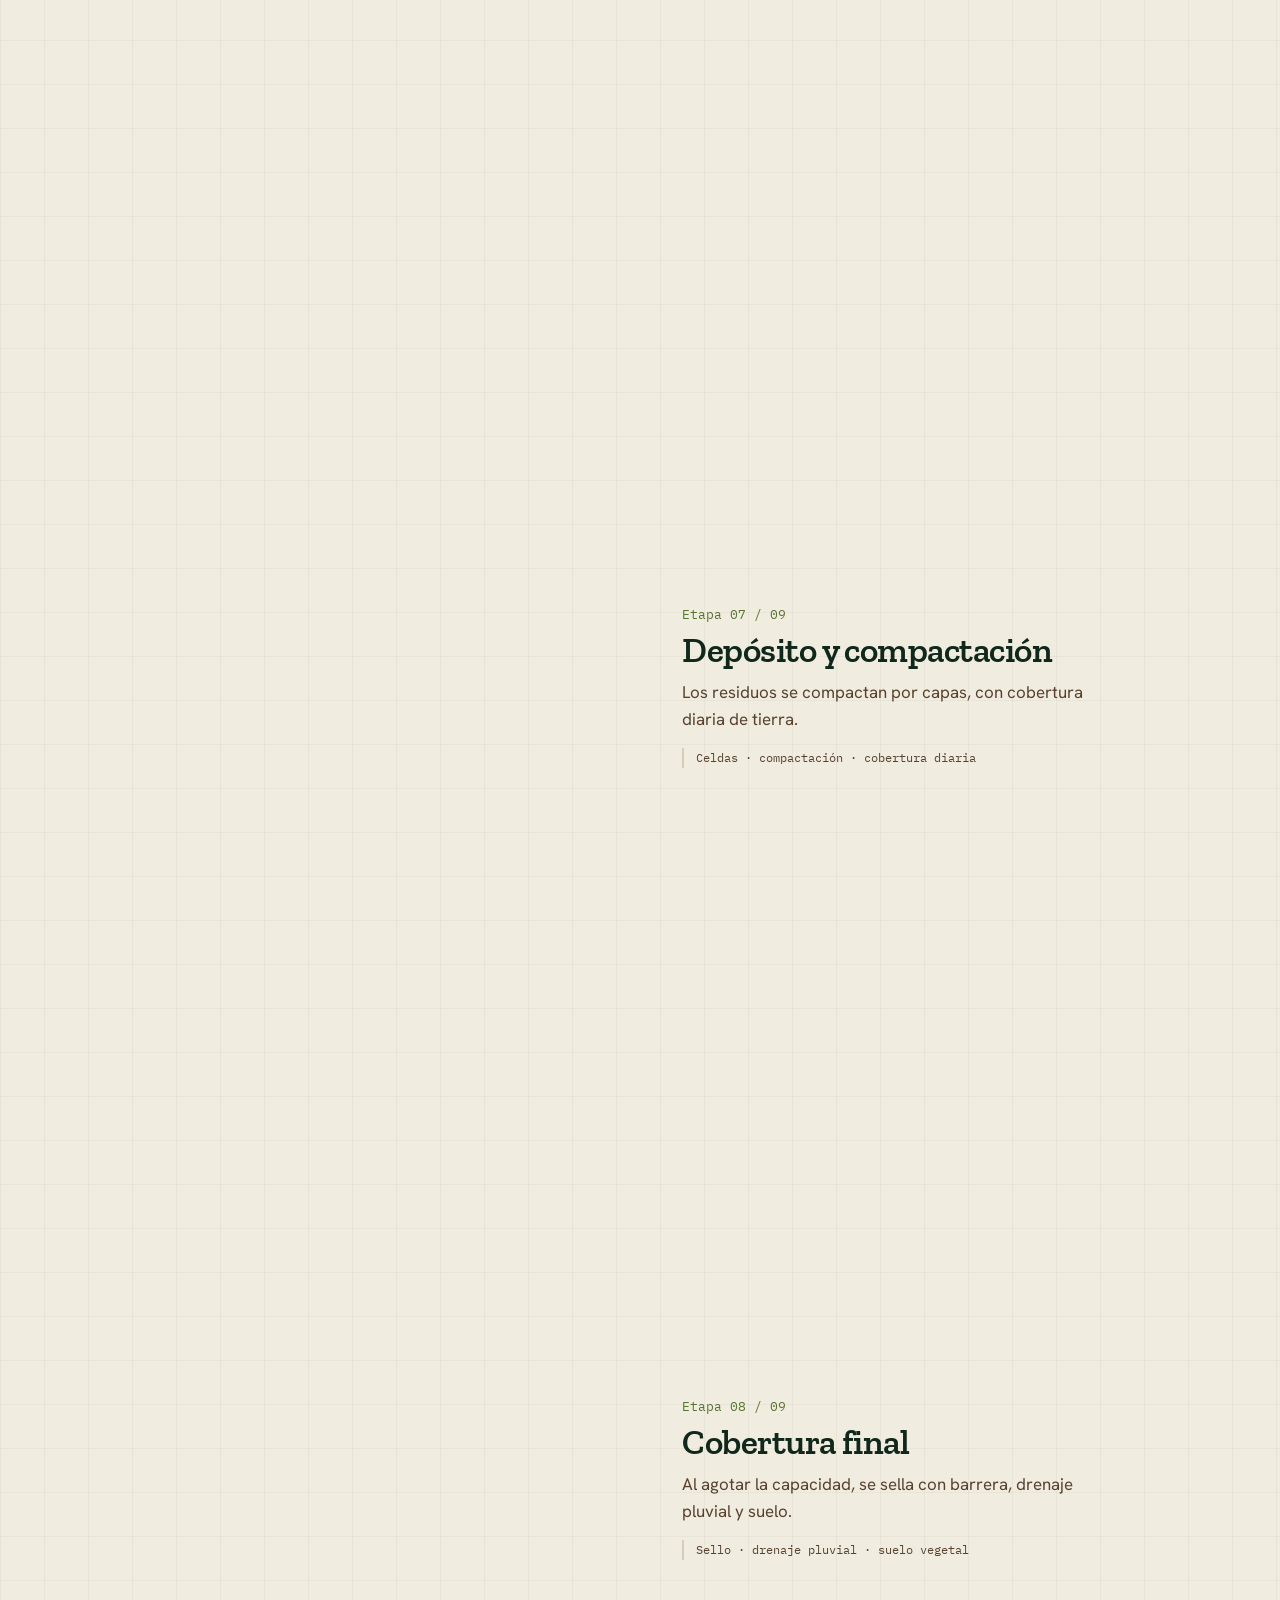
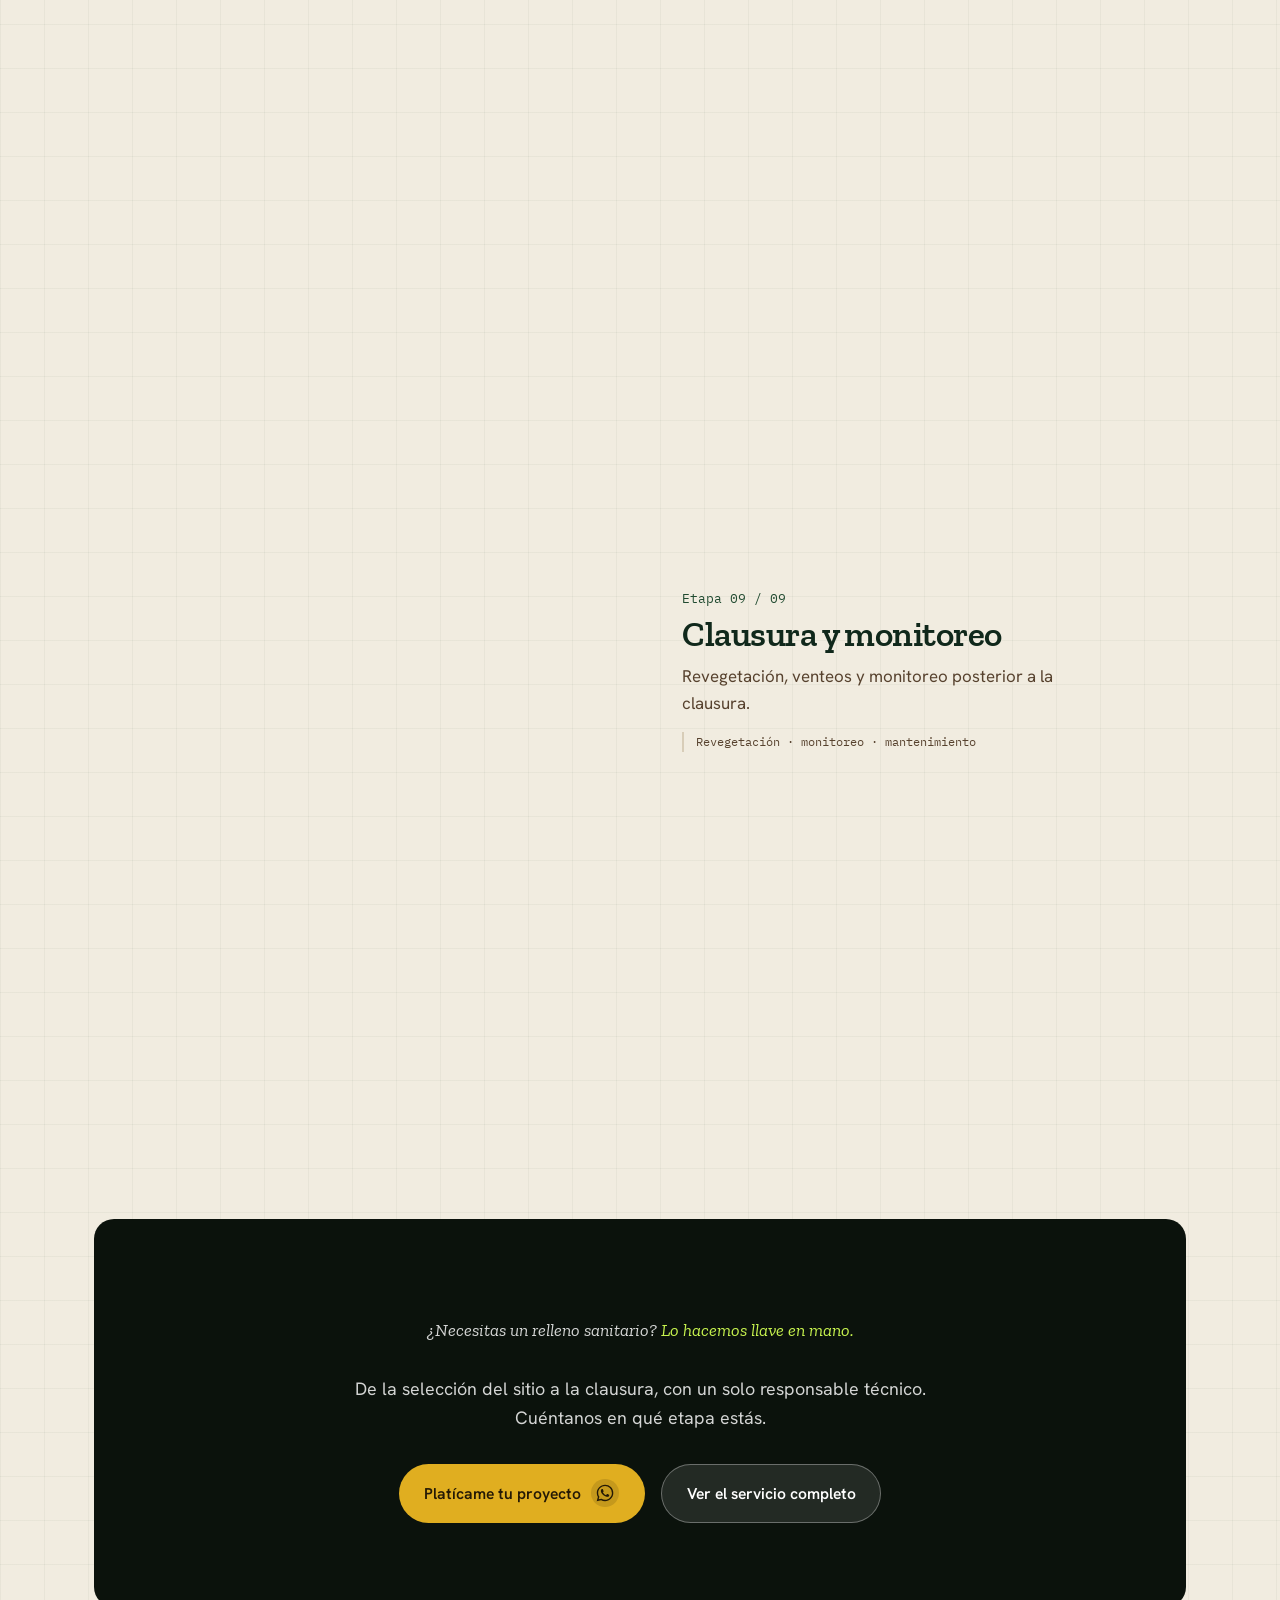
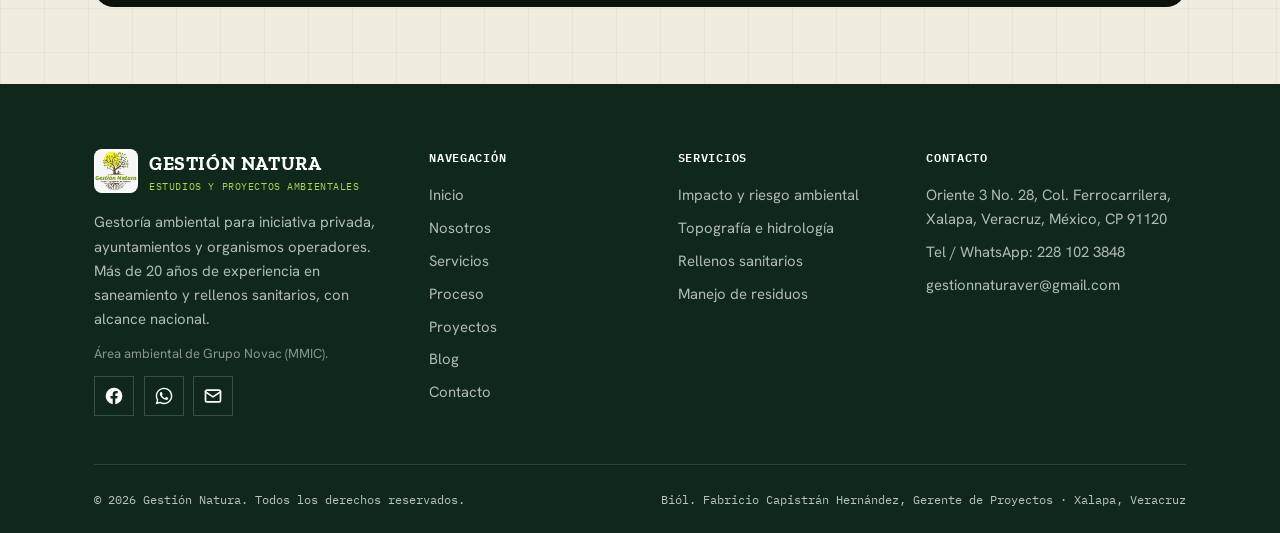
<file: como-trabajamos.html>
<!DOCTYPE html>
<html lang="es">
<head>
  <meta charset="UTF-8">
  <meta name="viewport" content="width=device-width, initial-scale=1">
  <title>El proceso, Cómo se construye un relleno sanitario | Gestión Natura</title>
  <meta name="description" content="Corte de ingeniería en 3D, etapa por etapa: selección del sitio, excavación, geomembrana HDPE, drenaje de lixiviados, biogás, compactación y clausura. Así diseña Gestión Natura un relleno sanitario tipo A–D.">
  <meta name="theme-color" content="#0B120C">
  <link rel="canonical" href="https://gestionnatura.com/como-trabajamos">
  <link rel="icon" href="assets/img/logo.jpg">
  <meta property="og:title" content="Cómo se construye un relleno sanitario, Gestión Natura">
  <meta property="og:description" content="Un corte de ingeniería 3D, etapa por etapa, del proceso real de diseño y construcción de un relleno sanitario.">
  <meta property="og:type" content="website">
  <meta property="og:url" content="https://gestionnatura.com/como-trabajamos">
  <meta property="og:image" content="https://gestionnatura.com/assets/img/logo.jpg">
  <meta property="og:site_name" content="Gestión Natura">
  <meta property="og:locale" content="es_MX">
  <meta name="twitter:card" content="summary_large_image">
  <link rel="preconnect" href="https://fonts.googleapis.com">
  <link rel="preconnect" href="https://fonts.gstatic.com" crossorigin>
  <link href="https://fonts.googleapis.com/css2?family=Zilla+Slab:ital,wght@0,400;0,500;0,600;0,700;1,400;1,500&family=Hanken+Grotesk:wght@300;400;500;600;700&family=IBM+Plex+Mono:wght@400;500;600&display=swap" rel="stylesheet">
  <link rel="stylesheet" href="assets/css/style.css?v=38">
  <style>
    .scrolly { position: relative; }
    .scrolly-inner { display: grid; grid-template-columns: 1fr; gap: 4px; align-items: start; }
    .scrolly-fig { position: static; }
    /* Fallback estático (por defecto; móvil / reduced-motion / sin WebGL) */
    .fig-static { border: 1px solid var(--border); border-radius: var(--radius-lg); overflow: hidden; box-shadow: var(--shadow-md); position: relative; }
    .fig-static img { width: 100%; height: auto; display: block; filter: saturate(.8) brightness(.9); }
    .fig-static .cap { position: absolute; left: 14px; bottom: 12px; font-family: var(--font-mono); font-size: .72rem; color: #fff; background: rgba(11,18,12,.72); padding: 5px 10px; border-radius: 20px; }
    #scene3d { display: none; }
    .fig3d-badge { display: none; }
    .step { padding: 22px 0; border-top: 1px solid var(--border); }
    .step:first-child { border-top: 0; }
    .step .st-idx { font-family: var(--font-mono); font-size: .82rem; color: var(--moss-600); }
    .step h2 { font-size: clamp(1.5rem,3vw,2.2rem); margin: 6px 0 10px; }
    .step p { font-size: 1.06rem; max-width: 48ch; }
    .step .tech { margin-top: 14px; font-family: var(--font-mono); font-size: .76rem; color: var(--text-muted); border-left: 2px solid var(--border); padding-left: 12px; }

    /* Modo 3D (desktop + WebGL + sin reduced-motion) */
    body.proc-3d .scrolly-inner { grid-template-columns: 1.02fr .98fr; gap: clamp(32px,5vw,72px); }
    body.proc-3d .scrolly-fig { position: sticky; top: var(--header-h); height: calc(100svh - var(--header-h)); }
    body.proc-3d .fig-static { display: none; }
    body.proc-3d #scene3d { display: block; width: 100%; height: 100%; touch-action: pan-y; cursor: grab; }
    body.proc-3d #scene3d:active { cursor: grabbing; }
    body.proc-3d .fig3d-badge { display: inline-flex; position: absolute; top: 16px; left: 16px; z-index: 3;
      font-family: var(--font-mono); font-size: .74rem; color: var(--lime-400);
      background: rgba(11,18,12,.6); border: 1px solid var(--ink-700); border-radius: 20px; padding: 5px 12px; }
    body.proc-3d .fig3d-hint { display: block; position: absolute; right: 16px; bottom: 14px; z-index: 3;
      font-family: var(--font-mono); font-size: .68rem; color: rgba(255,255,255,.5); }
    body.proc-3d .step { min-height: 88svh; border-top: 0; display: flex; flex-direction: column; justify-content: center; }
    body.proc-3d .step:first-child { min-height: 66svh; }
    body.proc-3d .step.current .st-idx { color: var(--forest-700); }
    .fig3d-hint { display: none; }
    /* Vista 3D en móvil: modelo fijo arriba, el texto sube debajo */
    @media (max-width: 820px) {
      body.proc-3d .scrolly-inner { grid-template-columns: 1fr; gap: 0; }
      body.proc-3d .scrolly-fig { position: sticky; top: var(--header-h); height: 52svh; z-index: 2;
        background: var(--bg); border-bottom: 1px solid var(--border); box-shadow: 0 10px 20px rgba(46,32,21,.06); }
      body.proc-3d #scene3d { height: 100%; }
      body.proc-3d .fig3d-hint { display: none; }
      body.proc-3d .step { min-height: 60svh; justify-content: flex-start; padding-top: 26px; border-top: 0; }
      body.proc-3d .step:first-child { min-height: 30svh; }
    }
  </style>
</head>
<body data-page="como-trabajamos">

  <section class="pagehero">
    <div class="pagehero-media"><img src="assets/img/photos/geomembrana.jpg?v=2" alt="Celda de relleno sanitario con geomembrana"></div>
    <div class="pagehero-overlay"></div>
    <div class="container">
      <p class="breadcrumb"><a href="/">Inicio</a> / El proceso</p>
      <h1>Cómo se construye un relleno sanitario</h1>
      <p class="sub">Un corte de ingeniería en 3D, etapa por etapa. Baja para recorrerlo.</p>
    </div>
  </section>

  <section class="section scrolly">
    <div class="container">
      <div class="scrolly-inner">

        <div class="scrolly-fig">
          <span class="fig3d-badge" id="badge">ETAPA 01 / 09</span>
          <span class="fig3d-hint">arrastra para girar</span>
          <canvas id="scene3d"></canvas>
          <div class="fig-static">
            <img src="assets/img/photos/geomembrana.jpg?v=2" alt="Corte de un relleno sanitario con geomembrana">
            <span class="cap">Corte real de una celda impermeabilizada</span>
          </div>
        </div>

        <div class="scrolly-steps" id="steps">
          <div class="step current" data-stage="1"><span class="st-idx">Etapa 01 / 09</span><h2>Selección y estudio del sitio</h2><p>El estudio topográfico y geohidrológico define dónde es seguro construir.</p><p class="tech">Topografía · geohidrología · mecánica de suelos</p></div>
          <div class="step" data-stage="2"><span class="st-idx">Etapa 02 / 09</span><h2>Preparación del terreno</h2><p>Desmonte, despalme y caminos de acceso.</p><p class="tech">Desmonte · despalme · caminos</p></div>
          <div class="step" data-stage="3"><span class="st-idx">Etapa 03 / 09</span><h2>Excavación de la celda</h2><p>Se abre la celda con los taludes del proyecto ejecutivo.</p><p class="tech">Proyecto ejecutivo · movimiento de tierras</p></div>
          <div class="step" data-stage="4"><span class="st-idx">Etapa 04 / 09</span><h2>Impermeabilización</h2><p>Arcilla compactada y geomembrana HDPE: la capa que lo cambia todo.</p><p class="tech">Arcilla compactada · geomembrana HDPE</p></div>
          <div class="step" data-stage="5"><span class="st-idx">Etapa 05 / 09</span><h2>Drenaje de lixiviados</h2><p>Grava y tubería perforada conducen los lixiviados fuera de la celda.</p><p class="tech">Grava de drenaje · tubería perforada</p></div>
          <div class="step" data-stage="6"><span class="st-idx">Etapa 06 / 09</span><h2>Captación de biogás</h2><p>Pozos verticales de venteo controlan el biogás generado.</p><p class="tech">Pozos de venteo · biogás</p></div>
          <div class="step" data-stage="7"><span class="st-idx">Etapa 07 / 09</span><h2>Depósito y compactación</h2><p>Los residuos se compactan por capas, con cobertura diaria de tierra.</p><p class="tech">Celdas · compactación · cobertura diaria</p></div>
          <div class="step" data-stage="8"><span class="st-idx">Etapa 08 / 09</span><h2>Cobertura final</h2><p>Al agotar la capacidad, se sella con barrera, drenaje pluvial y suelo.</p><p class="tech">Sello · drenaje pluvial · suelo vegetal</p></div>
          <div class="step" data-stage="9"><span class="st-idx">Etapa 09 / 09</span><h2>Clausura y monitoreo</h2><p>Revegetación, venteos y monitoreo posterior a la clausura.</p><p class="tech">Revegetación · monitoreo · mantenimiento</p></div>
        </div>

      </div>
    </div>
  </section>

  <section class="section">
    <div class="container">
      <div class="cta-band">
        <div class="topo-bg" data-topo="5"></div>
        <p class="cta-quote">¿Necesitas un relleno sanitario? <span class="q">Lo hacemos llave en mano.</span></p>
        <p>De la selección del sitio a la clausura, con un solo responsable técnico. Cuéntanos en qué etapa estás.</p>
        <div class="cta-actions">
          <a class="btn btn-primary" data-wa href="#">Platícame tu proyecto <span class="arrow" data-ic="whatsapp"></span></a>
          <a class="btn btn-ghost-light" href="servicios#rellenos">Ver el servicio completo</a>
        </div>
      </div>
    </div>
  </section>

  <script src="assets/js/icons.js?v=1"></script>
  <script src="assets/js/site.js?v=10"></script>
  <script src="assets/vendor/supabase.min.js"></script>
  <script src="assets/js/supabase.config.js?v=2"></script>
  <script src="assets/js/data.js?v=4"></script>

  <script type="importmap">
  { "imports": { "three": "./assets/vendor/three.module.min.js" } }
  </script>
  <script type="module">
    const canvas = document.getElementById('scene3d');
    const steps = [...document.querySelectorAll('.scrolly-steps .step')];
    const badge = document.getElementById('badge');
    const reduce = matchMedia('(prefers-reduced-motion: reduce)').matches;
    const smallScreen = matchMedia('(max-width: 820px)').matches;
    function webglOK(){ try{ const c=document.createElement('canvas'); return !!(window.WebGLRenderingContext && (c.getContext('webgl')||c.getContext('experimental-webgl'))); }catch(e){ return false; } }

    // Fallback estático solo sin WebGL o con reduced-motion (en móvil SÍ se anima)
    if (reduce || !webglOK()) { /* queda la versión estática por defecto */ }
    else { init(); }

    async function init(){
      let THREE;
      try { THREE = await import('three'); } catch(e){ console.warn('3D no disponible', e); return; }
      document.body.classList.add('proc-3d');

      const mobile = matchMedia('(max-width: 820px)').matches;
      const renderer = new THREE.WebGLRenderer({ canvas, antialias:!mobile, alpha:true });
      renderer.setPixelRatio(Math.min(devicePixelRatio, mobile ? 1.5 : 2));
      renderer.shadowMap.enabled = !mobile; renderer.shadowMap.type = THREE.PCFSoftShadowMap;

      const scene = new THREE.Scene();
      const camera = new THREE.PerspectiveCamera(40, 1, 0.1, 300);
      scene.add(new THREE.HemisphereLight(0xdfe6ea, 0x2a2016, 0.95));
      const dir = new THREE.DirectionalLight(0xffffff, 1.15);
      dir.position.set(-16,24,14); dir.castShadow=!mobile; dir.shadow.mapSize.set(1024,1024);
      Object.assign(dir.shadow.camera,{left:-22,right:22,top:22,bottom:-22}); scene.add(dir);
      scene.add(new THREE.AmbientLight(0xffffff,0.15));

      const DEPTH = 9, extrude = { depth:DEPTH, bevelEnabled:false, steps:1 };
      function make(shape,color,opts={}){
        const geo = new THREE.ExtrudeGeometry(shape,extrude); geo.translate(0,0,-DEPTH/2);
        const mat = new THREE.MeshStandardMaterial({ color, roughness:opts.rough??.95, metalness:opts.metal??0, flatShading:!!opts.flat, transparent:true });
        const m = new THREE.Mesh(geo,mat); m.castShadow=true; m.receiveShadow=true; m.userData.baseOpa=1;
        const e = new THREE.LineSegments(new THREE.EdgesGeometry(geo,24), new THREE.LineBasicMaterial({ color:0x11160f, transparent:true, opacity:.5 }));
        e.userData.baseOpa=.5; m.add(e); return m;
      }
      function trap(x1t,x2t,x1b,x2b,yt,yb){ const s=new THREE.Shape(); s.moveTo(x1t,yt); s.lineTo(x2t,yt); s.lineTo(x2b,yb); s.lineTo(x1b,yb); s.closePath(); return s; }
      function mat(color,opts={}){ const m=new THREE.MeshStandardMaterial({color,roughness:opts.rough??.9,metalness:opts.metal??0,flatShading:!!opts.flat,transparent:true}); return m; }
      function cyl(r,h,color,opts={}){ const m=new THREE.Mesh(new THREE.CylinderGeometry(r,r,h,opts.seg??18),mat(color,opts)); m.castShadow=true; m.userData.baseOpa=1; return m; }
      function cone(r,h,color){ const m=new THREE.Mesh(new THREE.ConeGeometry(r,h,7),mat(color,{flat:true})); m.castShadow=true; m.userData.baseOpa=1; return m; }

      const root = new THREE.Group(); scene.add(root);
      const ground = new THREE.Mesh(new THREE.PlaneGeometry(90,90), new THREE.ShadowMaterial({opacity:.26}));
      ground.rotation.x=-Math.PI/2; ground.position.y=-6.02; ground.receiveShadow=true; scene.add(ground);

      // Subsuelo con muesca de la celda
      const soil = new THREE.Shape();
      soil.moveTo(-9,-6); soil.lineTo(9,-6); soil.lineTo(9,0); soil.lineTo(5,0); soil.lineTo(3,-4); soil.lineTo(-3,-4); soil.lineTo(-5,0); soil.lineTo(-9,0); soil.closePath();
      root.add(make(soil,0x6b4e30,{rough:1}));
      const bandFlank=(y0,y1,c)=>{ root.add(make(trap(-9,-4.4,-9,-4.4,y0,y1),c,{rough:1})); root.add(make(trap(4.4,9,4.4,9,y0,y1),c,{rough:1})); };
      bandFlank(-1.5,-1.85,0x84653d); bandFlank(-3.8,-4.15,0x543823);

      // Unidades animadas
      const veg = new THREE.Group();
      [[-6.5,.7,-2.5],[-7.4,.7,2],[6.6,.7,-1.5],[7.3,.7,2.6],[-6,.7,3.2]].forEach(p=>{ const c=cone(.28,.7,0x5f7d2e); c.position.set(p[0],p[1],p[2]); veg.add(c); });
      const plug = new THREE.Group(); { const m=make(trap(-4.9,4.9,-3,3,-0.05,-4),0x6b4e30,{rough:1}); plug.add(m); }
      const g4 = new THREE.Group(); {
        g4.add(make(trap(-4.7,4.7,-2.9,2.9,-3.55,-3.95),0x7a5638,{rough:1}));           // arcilla
        const liner=trap(-5,5,-3,3,0,-4); liner.holes.push(trap(-4.6,4.6,-2.72,2.72,-0.34,-3.7));
        g4.add(make(liner,0x141518,{rough:.26,metal:.5}));                                // geomembrana
      }
      const g5 = new THREE.Group(); {
        g5.add(make(trap(-2.7,2.7,-2.5,2.5,-3.5,-3.85),0x8f8a7d,{rough:1,flat:true}));    // grava
        const p=cyl(.42,DEPTH*0.96,0x3f4245,{rough:.55,metal:.35,seg:22}); p.rotation.x=Math.PI/2; p.position.set(0,-3.45,0); g5.add(p);
      }
      const g6 = new THREE.Group(); {
        [-2.2,0,2.2].forEach(x=>{ const w=cyl(.2,5.4,0x2f3236,{rough:.5,metal:.3,seg:12}); w.position.set(x,-1.2,0); g6.add(w);
          const cap=cyl(.28,.3,0x565a60,{rough:.4,metal:.5,seg:12}); cap.position.set(x,1.6,0); g6.add(cap); });
      }
      const g7 = new THREE.Group(); {
        g7.add(make(trap(-3.0,3.0,-2.4,2.4,-1.95,-3.4),0x66654e,{rough:1,flat:true}));
        g7.add(make(trap(-4.35,4.35,-3.0,3.0,-0.5,-2.0),0x6f6d54,{rough:1,flat:true}));
      }
      const g8 = new THREE.Group(); {
        const cap=new THREE.Shape(); cap.moveTo(-5.2,0); cap.quadraticCurveTo(0,1.5,5.2,0); cap.lineTo(5.2,-0.7); cap.quadraticCurveTo(0,0.7,-5.2,-0.7); cap.closePath();
        g8.add(make(cap,0x7a5638,{rough:.95}));
        const top=new THREE.Shape(); top.moveTo(-5.2,0.35); top.quadraticCurveTo(0,1.85,5.2,0.35); top.lineTo(5.2,0.02); top.quadraticCurveTo(0,1.5,-5.2,0.02); top.closePath();
        g8.add(make(top,0x4d6b34,{rough:.92}));
      }
      const g9 = new THREE.Group(); {
        [[-3,1.3,-2.4],[-1,1.55,1.6],[1.4,1.55,-1.2],[3,1.3,2.2],[.2,1.6,-3.2],[-2.2,1.45,3]].forEach(p=>{ const c=cone(.3,.72,0x5f7d2e); c.position.set(p[0],p[1],p[2]); g9.add(c); });
        [-2.2,0,2.2].forEach(x=>{ const v=cyl(.14,.7,0x3f4245,{rough:.5,metal:.45,seg:10}); v.position.set(x,2.1,0); g9.add(v); });
        const mon=cyl(.16,1.1,0xC6F24E,{rough:.4,metal:.2,seg:10}); mon.position.set(4.4,-0.2,3); g9.add(mon); // pozo de monitoreo
      }
      [veg,plug,g4,g5,g6,g7,g8,g9].forEach(g=>{ g.visible=false; root.add(g); });

      const box=new THREE.Box3().setFromObject(root); root.position.sub(box.getCenter(new THREE.Vector3()));

      let stage=1;
      const units=[
        {g:veg,  on:()=>stage===1},
        {g:plug, on:()=>stage<=2},
        {g:g4,   on:()=>stage>=4},
        {g:g5,   on:()=>stage>=5},
        {g:g6,   on:()=>stage>=6},
        {g:g7,   on:()=>stage>=7},
        {g:g8,   on:()=>stage>=8},
        {g:g9,   on:()=>stage>=9},
      ];
      units.forEach(u=>u.a=u.on()?1:0);
      function setAppear(g,a){
        g.visible=a>0.006;
        g.traverse(o=>{ if(o.material){ o.material.opacity=(o.userData.baseOpa??1)*Math.min(1,a); o.material.transparent=a<0.996; o.material.depthWrite=a>=0.5; } });
      }

      // Cámara por etapa
      const CAM={
        1:{yaw:-0.6,pitch:0.46,dist:36,ty:-0.1},  2:{yaw:-0.52,pitch:0.44,dist:34,ty:-0.2},
        3:{yaw:-0.72,pitch:0.34,dist:28,ty:-1.1},  4:{yaw:-0.9,pitch:0.30,dist:25,ty:-1.7},
        5:{yaw:-0.46,pitch:0.28,dist:25,ty:-2.4},  6:{yaw:-0.6,pitch:0.38,dist:29,ty:-1.0},
        7:{yaw:-0.55,pitch:0.32,dist:27,ty:-0.8},  8:{yaw:-0.7,pitch:0.44,dist:30,ty:0.0},
        9:{yaw:-0.92,pitch:0.5,dist:35,ty:0.3}
      };
      let cur={...CAM[1]}, tgt={...CAM[1]}, userTouched=false;
      function applyCam(){ camera.position.set(Math.sin(cur.yaw)*Math.cos(cur.pitch)*cur.dist, Math.sin(cur.pitch)*cur.dist, Math.cos(cur.yaw)*Math.cos(cur.pitch)*cur.dist); camera.lookAt(0,cur.ty,0); }
      function setStage(n){ stage=Math.max(1,Math.min(9,n)); tgt={...CAM[stage]}; userTouched=false; badge.textContent='ETAPA 0'+stage+' / 09'; steps.forEach(s=>s.classList.toggle('current',+s.dataset.stage===stage)); }

      // Scroll → etapa (IntersectionObserver, sin scroll-jacking)
      const io=new IntersectionObserver(es=>es.forEach(e=>{ if(e.isIntersecting) setStage(+e.target.dataset.stage); }), { rootMargin: mobile ? '-52% 0px -30% 0px' : '-45% 0px -45% 0px', threshold:0 });
      steps.forEach(s=>io.observe(s));

      // Arrastre / zoom
      let dragging=false,px=0,py=0;
      canvas.addEventListener('pointerdown',e=>{ if(e.pointerType==='touch') return; dragging=true; userTouched=true; px=e.clientX; py=e.clientY; canvas.setPointerCapture(e.pointerId); });
      canvas.addEventListener('pointermove',e=>{ if(!dragging)return; cur.yaw-=(e.clientX-px)*0.006; cur.pitch=Math.max(-0.1,Math.min(0.95,cur.pitch+(e.clientY-py)*0.006)); px=e.clientX; py=e.clientY; });
      addEventListener('pointerup',()=>dragging=false);
      // Sin zoom por rueda: la rueda debe hacer scroll normal de la página (evita que se sienta trabado).

      function resize(){ const w=canvas.clientWidth||1, h=canvas.clientHeight||1; renderer.setSize(w,h,false); camera.aspect=w/h; camera.updateProjectionMatrix(); }
      const ro=new ResizeObserver(resize); ro.observe(canvas); resize();

      const s0 = Math.max(1, Math.min(9, parseInt(new URLSearchParams(location.search).get('stage'),10) || 1));
      setStage(s0);
      units.forEach(u=> u.a = u.on()?1:0);   // snap inicial (deep-link a una etapa)
      cur = {...CAM[s0]};

      // Pausa el render cuando el canvas sale de la pantalla (evita gastar GPU/batería de más)
      let canvasVisible = true;
      new IntersectionObserver(es => { canvasVisible = es[0].isIntersecting; }, { threshold: 0 }).observe(canvas);

      (function frame(){
        if (canvasVisible) {
          units.forEach(u=>{ const t=u.on()?1:0; u.a+=(t-u.a)*0.12; setAppear(u.g,u.a); });
          if(!userTouched){ for(const k of ['yaw','pitch','dist','ty']) cur[k]+=(tgt[k]-cur[k])*0.06; }
          applyCam(); renderer.render(scene,camera);
        }
        requestAnimationFrame(frame);
      })();
    }
  </script>
</body>
</html>
</file>
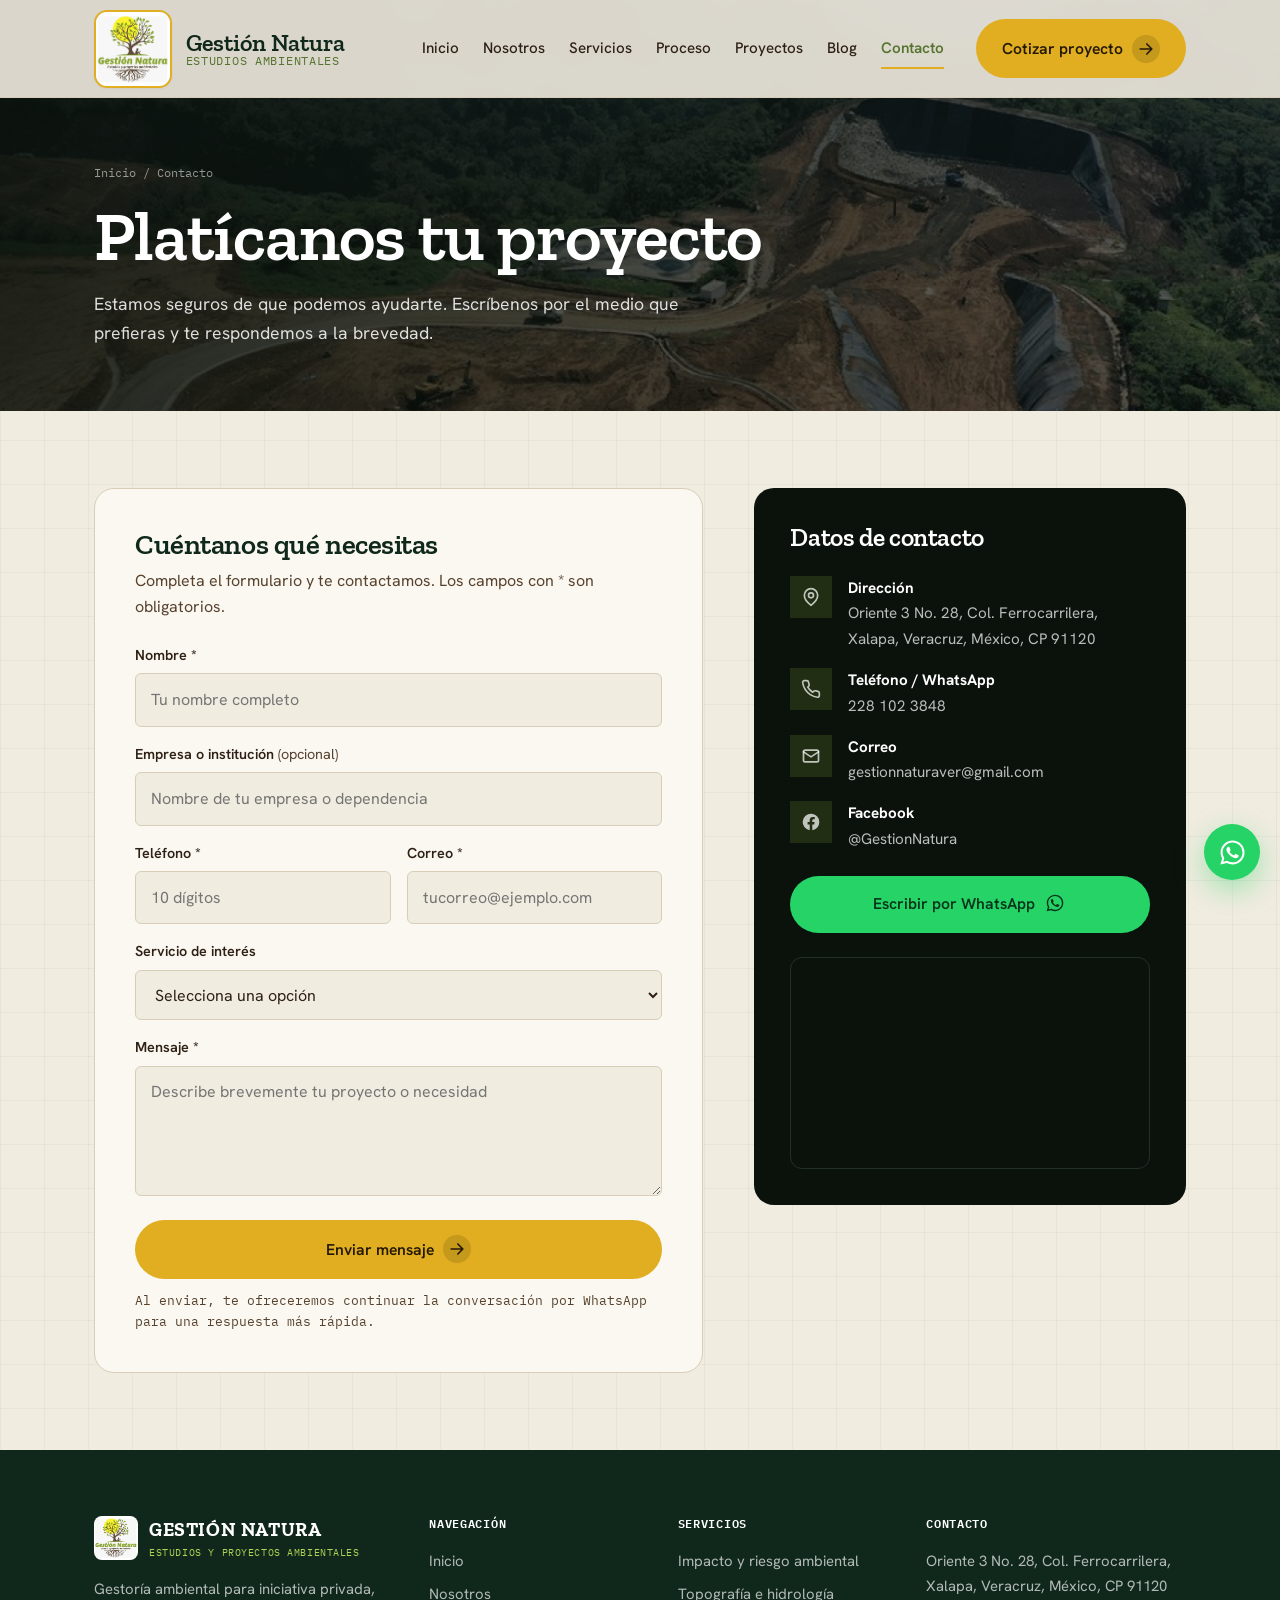
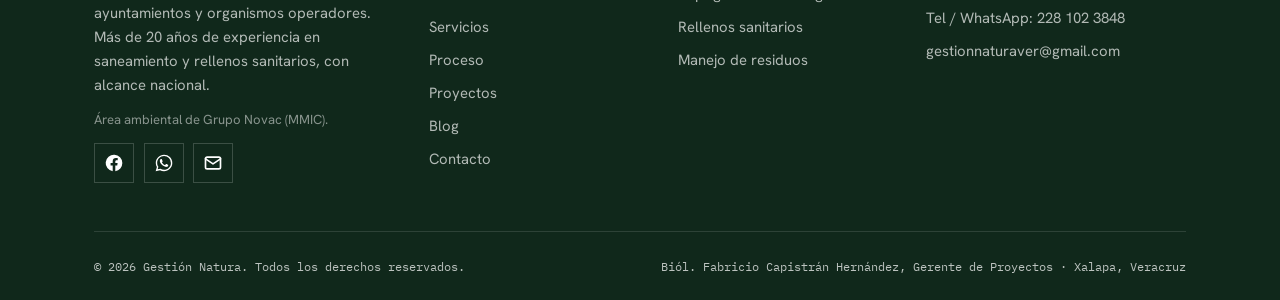
<file: contacto.html>
<!DOCTYPE html>
<html lang="es">
<head>
  <meta charset="UTF-8">
  <meta name="viewport" content="width=device-width, initial-scale=1">
  <title>Contacto, Gestión Natura | Consultoría ambiental en Xalapa, Veracruz</title>
  <meta name="description" content="Contacta a Gestión Natura en Xalapa, Veracruz. Teléfono y WhatsApp 228 102 3848, correo gestionnaturaver@gmail.com. Platícanos tu proyecto ambiental.">
  <meta name="theme-color" content="#0B120C">
  <link rel="canonical" href="https://gestionnatura.com/contacto">
  <meta property="og:title" content="Contacto, Gestión Natura">
  <meta property="og:description" content="Contáctanos en Xalapa, Veracruz. WhatsApp 228 102 3848. Platícanos tu proyecto ambiental.">
  <meta property="og:type" content="website">
  <meta property="og:url" content="https://gestionnatura.com/contacto">
  <meta property="og:image" content="https://gestionnatura.com/assets/img/logo.jpg">
  <meta property="og:site_name" content="Gestión Natura">
  <meta property="og:locale" content="es_MX">
  <meta name="twitter:card" content="summary_large_image">
  <link rel="icon" href="assets/img/logo.jpg">
  <link rel="preconnect" href="https://fonts.googleapis.com">
  <link rel="preconnect" href="https://fonts.gstatic.com" crossorigin>
  <link href="https://fonts.googleapis.com/css2?family=Zilla+Slab:ital,wght@0,400;0,500;0,600;0,700;1,400;1,500&family=Hanken+Grotesk:wght@300;400;500;600;700&family=IBM+Plex+Mono:wght@400;500;600&display=swap" rel="stylesheet">
  <link rel="stylesheet" href="assets/css/style.css?v=38">
</head>
<body data-page="contacto">

  <section class="pagehero">
    <div class="pagehero-media"><img src="assets/img/photos/hero-relleno.jpg?v=2" alt="Obra de relleno sanitario"></div>
    <div class="pagehero-overlay"></div>
    <div class="container">
      <p class="breadcrumb"><a href="/">Inicio</a> / Contacto</p>
      <h1>Platícanos tu proyecto</h1>
      <p class="sub">Estamos seguros de que podemos ayudarte. Escríbenos por el medio que prefieras y te respondemos a la brevedad.</p>
    </div>
  </section>

  <section class="section">
    <div class="container">
      <div class="contact-grid">
        <div class="form-card reveal">
          <h2 style="font-size:1.8rem">Cuéntanos qué necesitas</h2>
          <p style="margin:8px 0 24px">Completa el formulario y te contactamos. Los campos con * son obligatorios.</p>
          <form id="contactForm" novalidate>
            <div class="field">
              <label for="nombre">Nombre *</label>
              <input type="text" id="nombre" name="nombre" required autocomplete="name" placeholder="Tu nombre completo">
            </div>
            <div class="field">
              <label for="empresa">Empresa o institución <span class="opt">(opcional)</span></label>
              <input type="text" id="empresa" name="empresa" autocomplete="organization" placeholder="Nombre de tu empresa o dependencia">
            </div>
            <div class="field row">
              <div class="field">
                <label for="telefono">Teléfono *</label>
                <input type="tel" id="telefono" name="telefono" required autocomplete="tel" placeholder="10 dígitos">
              </div>
              <div class="field">
                <label for="correo">Correo *</label>
                <input type="email" id="correo" name="correo" required autocomplete="email" placeholder="tucorreo@ejemplo.com">
              </div>
            </div>
            <div class="field">
              <label for="servicio">Servicio de interés</label>
              <select id="servicio" name="servicio">
                <option value="">Selecciona una opción</option>
                <option>Impacto y riesgo ambiental</option>
                <option>Topografía, suelos e hidrología</option>
                <option>Rellenos sanitarios y basureros</option>
                <option>Manejo de residuos y permisos</option>
                <option>Otro / No estoy seguro</option>
              </select>
            </div>
            <div class="field">
              <label for="mensaje">Mensaje *</label>
              <textarea id="mensaje" name="mensaje" required placeholder="Describe brevemente tu proyecto o necesidad"></textarea>
            </div>
            <button type="submit" class="btn btn-primary" style="width:100%;justify-content:center">Enviar mensaje <span class="arrow" data-ic="arrow"></span></button>
            <p class="form-note">Al enviar, te ofreceremos continuar la conversación por WhatsApp para una respuesta más rápida.</p>
            <p class="form-status" id="formStatus" role="status" aria-live="polite"></p>
          </form>
        </div>

        <aside class="info-card reveal">
          <div class="topo-bg" data-topo="6"></div>
          <h3>Datos de contacto</h3>
          <ul class="info-list">
            <li><span class="info-ic" data-ic="pin"></span><div><b>Dirección</b><span>Oriente 3 No. 28, Col. Ferrocarrilera, Xalapa, Veracruz, México, CP 91120</span></div></li>
            <li><span class="info-ic" data-ic="phone"></span><div><b>Teléfono / WhatsApp</b><a data-tel href="#">228 102 3848</a></div></li>
            <li><span class="info-ic" data-ic="mail"></span><div><b>Correo</b><a data-mail href="#">gestionnaturaver@gmail.com</a></div></li>
            <li><span class="info-ic" data-ic="facebook"></span><div><b>Facebook</b><a href="https://www.facebook.com/GestionNatura" target="_blank" rel="noopener">@GestionNatura</a></div></li>
          </ul>
          <a class="btn btn-whatsapp" data-wa href="#" style="width:100%;justify-content:center">Escribir por WhatsApp <span data-ic="whatsapp" style="width:22px;height:22px"></span></a>
          <div class="map-embed">
            <iframe title="Ubicación de Gestión Natura en Xalapa" src="https://www.google.com/maps?q=Col.%20Ferrocarrilera,%20Xalapa,%20Veracruz%2091120&output=embed" loading="lazy" referrerpolicy="no-referrer-when-downgrade"></iframe>
          </div>
        </aside>
      </div>
    </div>
  </section>

  <script src="assets/js/icons.js?v=1"></script>
  <script src="assets/js/site.js?v=10"></script>
  <script src="assets/vendor/supabase.min.js"></script>
  <script src="assets/js/supabase.config.js?v=2"></script>
  <script src="assets/js/data.js?v=4"></script>
</body>
</html>
</file>
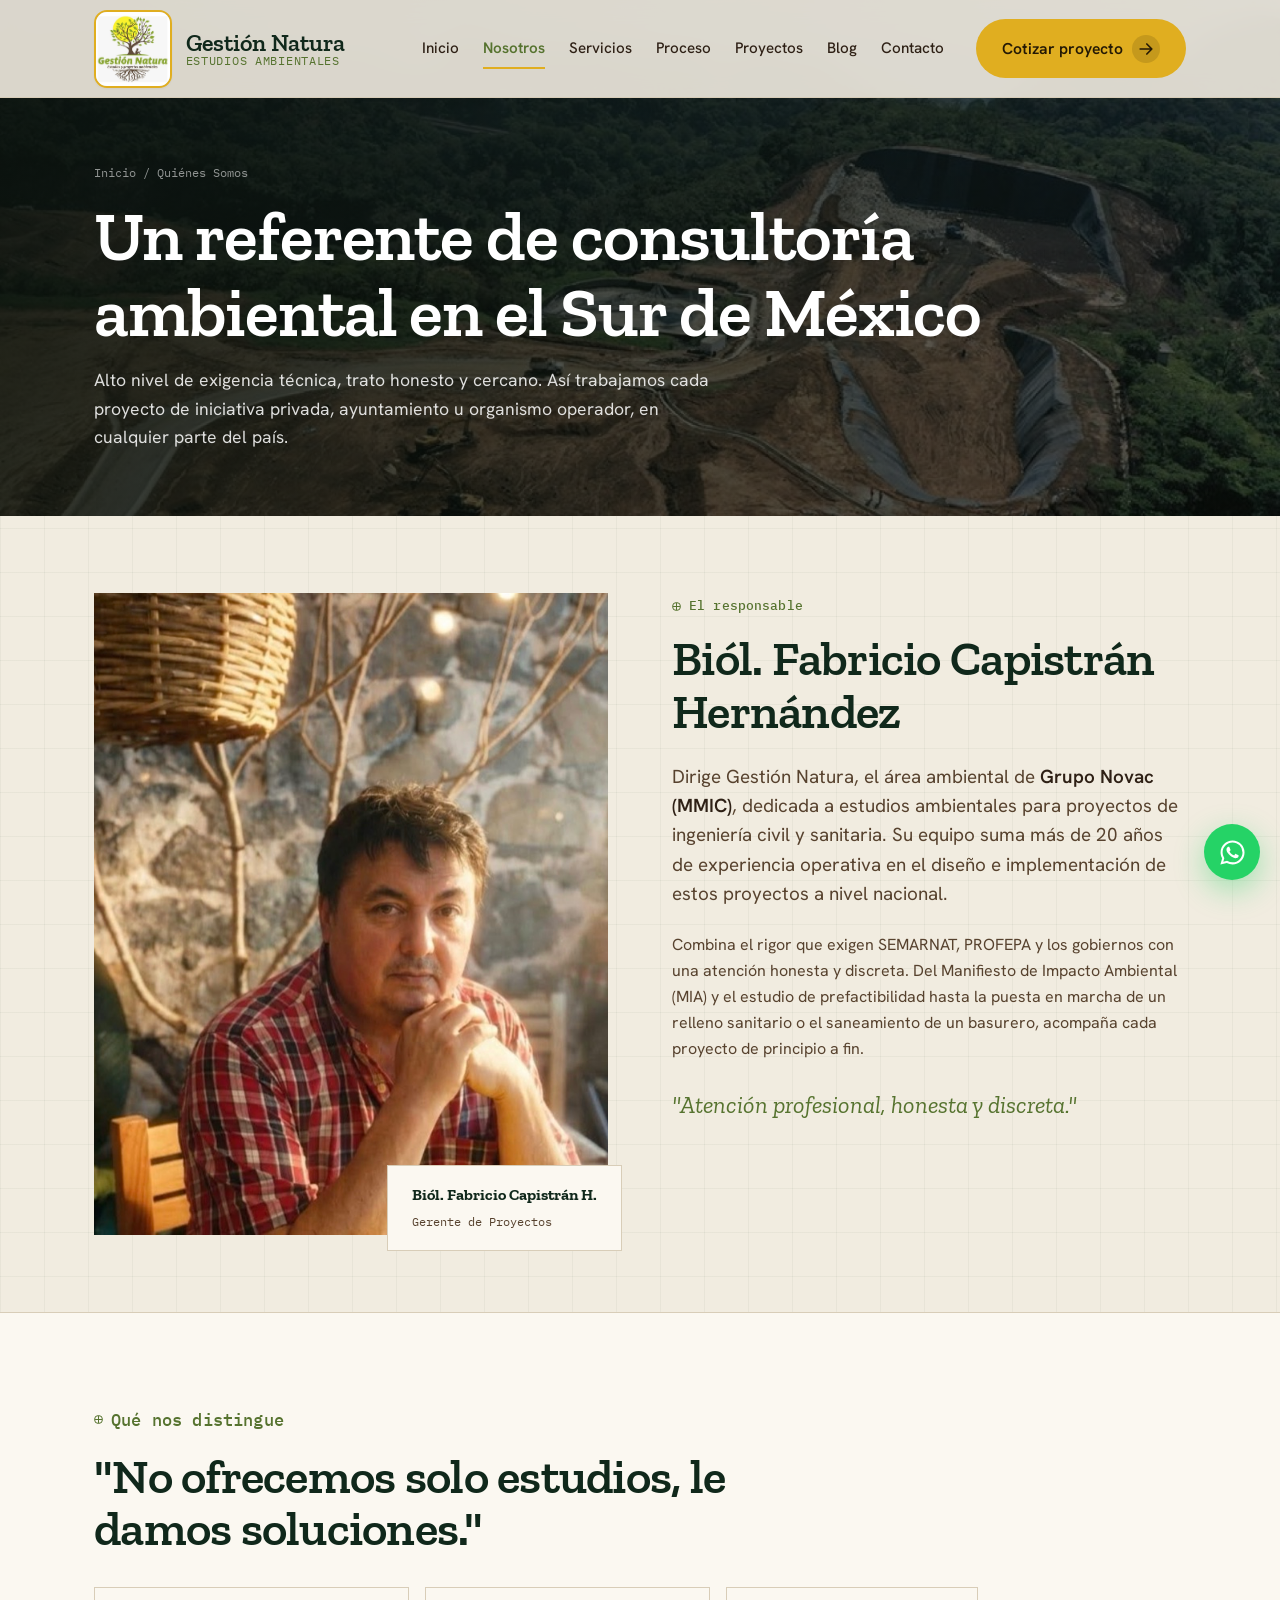
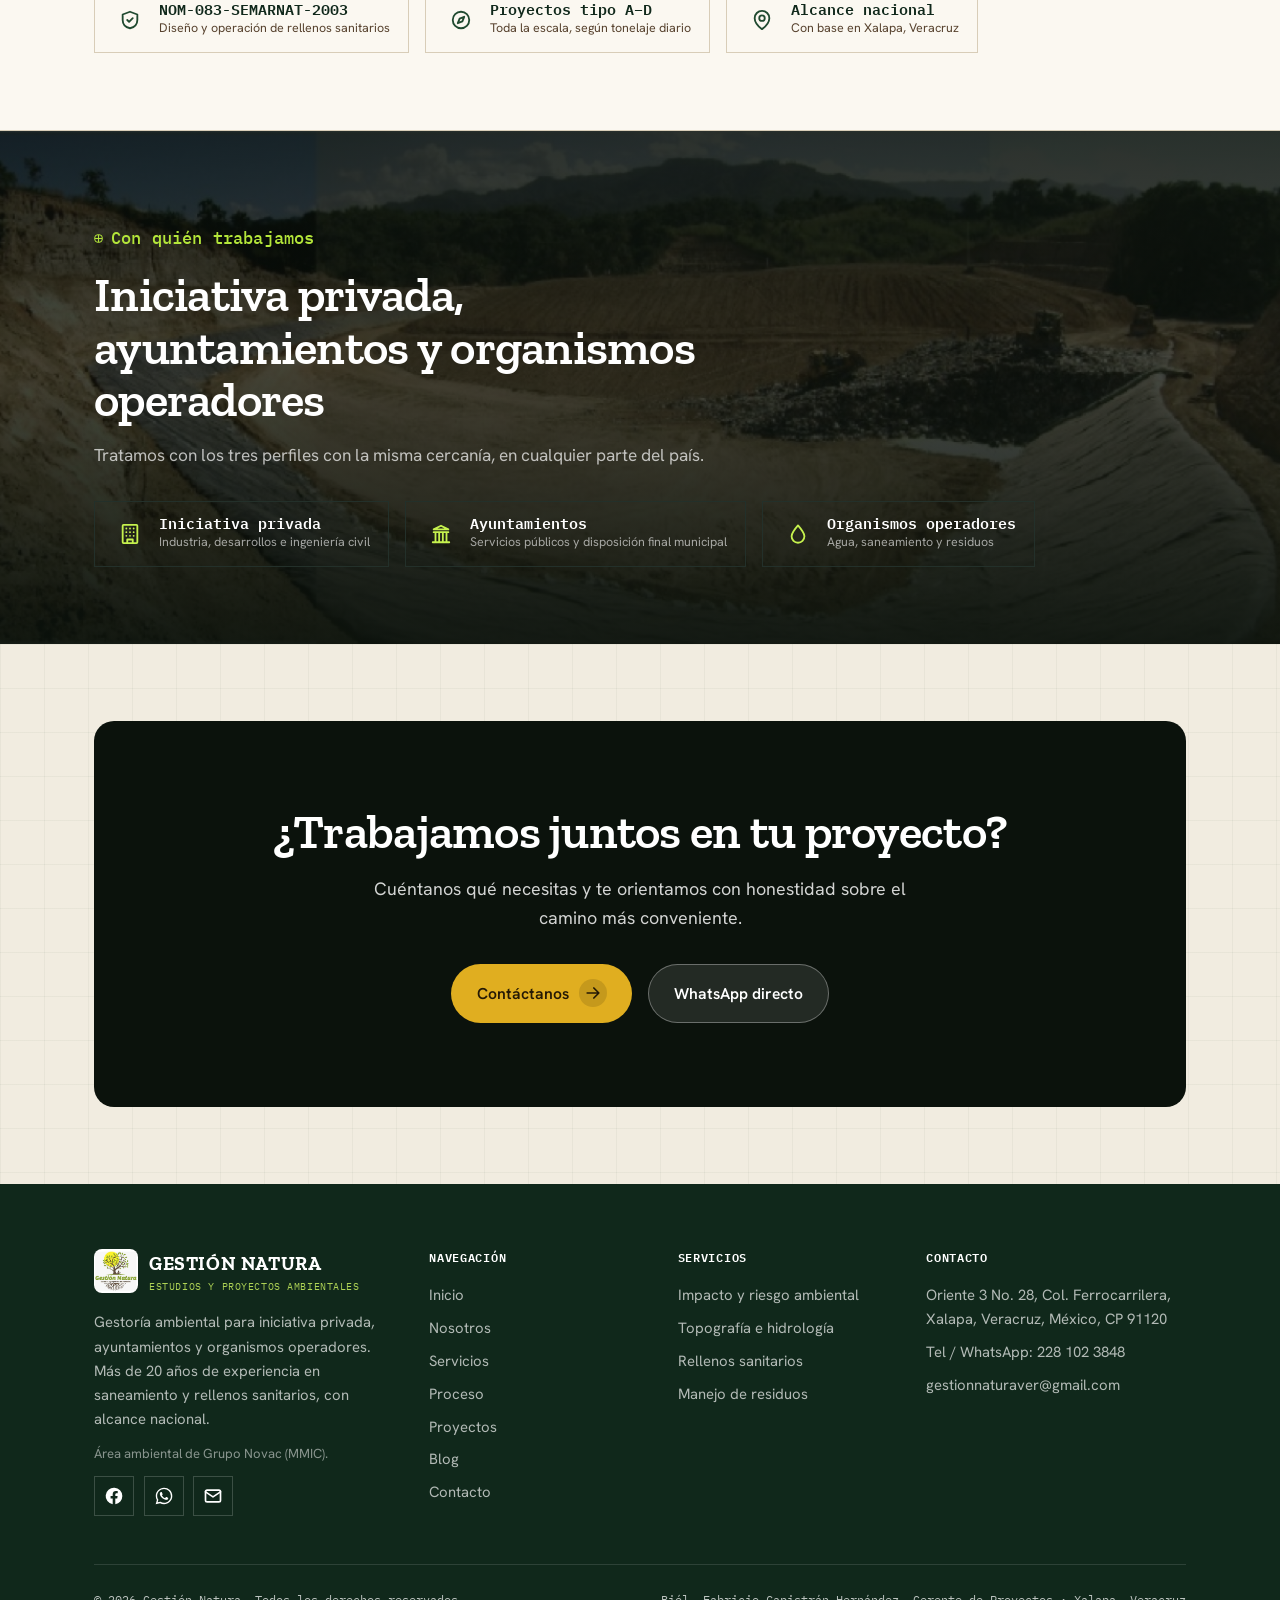
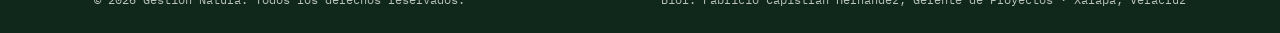
<file: nosotros.html>
<!DOCTYPE html>
<html lang="es">
<head>
  <meta charset="UTF-8">
  <meta name="viewport" content="width=device-width, initial-scale=1">
  <title>Quiénes Somos, Gestión Natura | Consultoría ambiental en Xalapa</title>
  <meta name="description" content="Conoce a Gestión Natura y al Biól. Fabricio Capistrán Hernández. Área ambiental de Grupo Novac, con atención honesta y discreta y soluciones llave en mano.">
  <meta name="theme-color" content="#0B120C">
  <link rel="canonical" href="https://gestionnatura.com/nosotros">
  <meta property="og:title" content="Quiénes somos, Gestión Natura">
  <meta property="og:description" content="Conoce a Gestión Natura y al Biól. Fabricio Capistrán Hernández. Atención honesta y discreta, soluciones llave en mano.">
  <meta property="og:type" content="website">
  <meta property="og:url" content="https://gestionnatura.com/nosotros">
  <meta property="og:image" content="https://gestionnatura.com/assets/img/logo.jpg">
  <meta property="og:site_name" content="Gestión Natura">
  <meta property="og:locale" content="es_MX">
  <meta name="twitter:card" content="summary_large_image">
  <link rel="icon" href="assets/img/logo.jpg">
  <link rel="preconnect" href="https://fonts.googleapis.com">
  <link rel="preconnect" href="https://fonts.gstatic.com" crossorigin>
  <link href="https://fonts.googleapis.com/css2?family=Zilla+Slab:ital,wght@0,400;0,500;0,600;0,700;1,400;1,500&family=Hanken+Grotesk:wght@300;400;500;600;700&family=IBM+Plex+Mono:wght@400;500;600&display=swap" rel="stylesheet">
  <link rel="stylesheet" href="assets/css/style.css?v=38">
</head>
<body data-page="nosotros">

  <section class="pagehero">
    <div class="pagehero-media"><img src="assets/img/photos/hero-relleno.jpg?v=2" alt="Obra de relleno sanitario"></div>
    <div class="pagehero-overlay"></div>
    <div class="container">
      <p class="breadcrumb"><a href="/">Inicio</a> / Quiénes Somos</p>
      <h1>Un referente de consultoría ambiental en el Sur de México</h1>
      <p class="sub">Alto nivel de exigencia técnica, trato honesto y cercano. Así trabajamos cada proyecto de iniciativa privada, ayuntamiento u organismo operador, en cualquier parte del país.</p>
    </div>
  </section>

  <!-- Presentación -->
  <section class="section">
    <div class="container">
      <div class="split">
        <div class="split-media reveal" style="position:relative">
          <div class="frame portrait"><img src="assets/img/photos/fabricio.jpg" alt="Biól. Fabricio Capistrán Hernández" loading="lazy"></div>
          <div class="portrait-badge"><b>Biól. Fabricio Capistrán H.</b><span>Gerente de Proyectos</span></div>
        </div>
        <div>
          <p class="marker">El responsable</p>
          <h2>Biól. Fabricio Capistrán Hernández</h2>
          <p class="lead mt-5">Dirige Gestión Natura, el área ambiental de <strong>Grupo Novac (MMIC)</strong>, dedicada a estudios ambientales para proyectos de ingeniería civil y sanitaria. Su equipo suma más de 20 años de experiencia operativa en el diseño e implementación de estos proyectos a nivel nacional.</p>
          <p class="mt-5">Combina el rigor que exigen SEMARNAT, PROFEPA y los gobiernos con una atención honesta y discreta. Del Manifiesto de Impacto Ambiental (MIA) y el estudio de prefactibilidad hasta la puesta en marcha de un relleno sanitario o el saneamiento de un basurero, acompaña cada proyecto de principio a fin.</p>
          <p class="sign mt-5">"Atención profesional, honesta y discreta."</p>
        </div>
      </div>
    </div>
  </section>

  <!-- Qué nos distingue -->
  <section class="section band-surface">
    <div class="container">
      <div class="section-head reveal">
        <p class="marker">Qué nos distingue</p>
        <h2>"No ofrecemos solo estudios, le damos soluciones."</h2>
      </div>
      <div class="seal-strip">
        <div class="seal">
          <div class="seal-ic" data-ic="shield"></div>
          <div><div class="seal-code">NOM-083-SEMARNAT-2003</div><div class="seal-desc">Diseño y operación de rellenos sanitarios</div></div>
        </div>
        <div class="seal">
          <div class="seal-ic" data-ic="compass"></div>
          <div><div class="seal-code">Proyectos tipo A–D</div><div class="seal-desc">Toda la escala, según tonelaje diario</div></div>
        </div>
        <div class="seal">
          <div class="seal-ic" data-ic="pin"></div>
          <div><div class="seal-code">Alcance nacional</div><div class="seal-desc">Con base en Xalapa, Veracruz</div></div>
        </div>
      </div>
    </div>
  </section>

  <!-- Con quién trabajamos (foto real a pantalla completa) -->
  <section class="band-ink section" style="position:relative;overflow:hidden">
    <img src="assets/img/photos/panoramica-zanja.jpg" alt="" aria-hidden="true" loading="lazy" style="position:absolute;inset:0;width:100%;height:100%;object-fit:cover;filter:saturate(.8) brightness(.55);z-index:0">
    <div style="position:absolute;inset:0;background:linear-gradient(180deg, rgba(11,18,12,.75) 0%, rgba(11,18,12,.55) 45%, rgba(11,18,12,.92) 100%);z-index:1"></div>
    <div class="container" style="position:relative;z-index:2">
      <div class="section-head reveal">
        <p class="marker on-dark">Con quién trabajamos</p>
        <h2>Iniciativa privada, ayuntamientos y organismos operadores</h2>
        <p class="lead">Tratamos con los tres perfiles con la misma cercanía, en cualquier parte del país.</p>
      </div>
      <div class="seal-strip">
        <div class="seal">
          <div class="seal-ic" data-ic="building"></div>
          <div><div class="seal-code">Iniciativa privada</div><div class="seal-desc">Industria, desarrollos e ingeniería civil</div></div>
        </div>
        <div class="seal">
          <div class="seal-ic" data-ic="landmark"></div>
          <div><div class="seal-code">Ayuntamientos</div><div class="seal-desc">Servicios públicos y disposición final municipal</div></div>
        </div>
        <div class="seal">
          <div class="seal-ic" data-ic="droplet"></div>
          <div><div class="seal-code">Organismos operadores</div><div class="seal-desc">Agua, saneamiento y residuos</div></div>
        </div>
      </div>
    </div>
  </section>

  <!-- CTA -->
  <section class="section">
    <div class="container">
      <div class="cta-band">
        <div class="topo-bg" data-topo="4"></div>
        <h2 style="color:#fff">¿Trabajamos juntos en tu proyecto?</h2>
        <p>Cuéntanos qué necesitas y te orientamos con honestidad sobre el camino más conveniente.</p>
        <div class="cta-actions">
          <a class="btn btn-primary" href="contacto">Contáctanos <span class="arrow" data-ic="arrow"></span></a>
          <a class="btn btn-ghost-light" data-wa href="#">WhatsApp directo</a>
        </div>
      </div>
    </div>
  </section>

  <script src="assets/js/icons.js?v=1"></script>
  <script src="assets/js/site.js?v=10"></script>
  <script src="assets/vendor/supabase.min.js"></script>
  <script src="assets/js/supabase.config.js?v=2"></script>
  <script src="assets/js/data.js?v=4"></script>
</body>
</html>
</file>
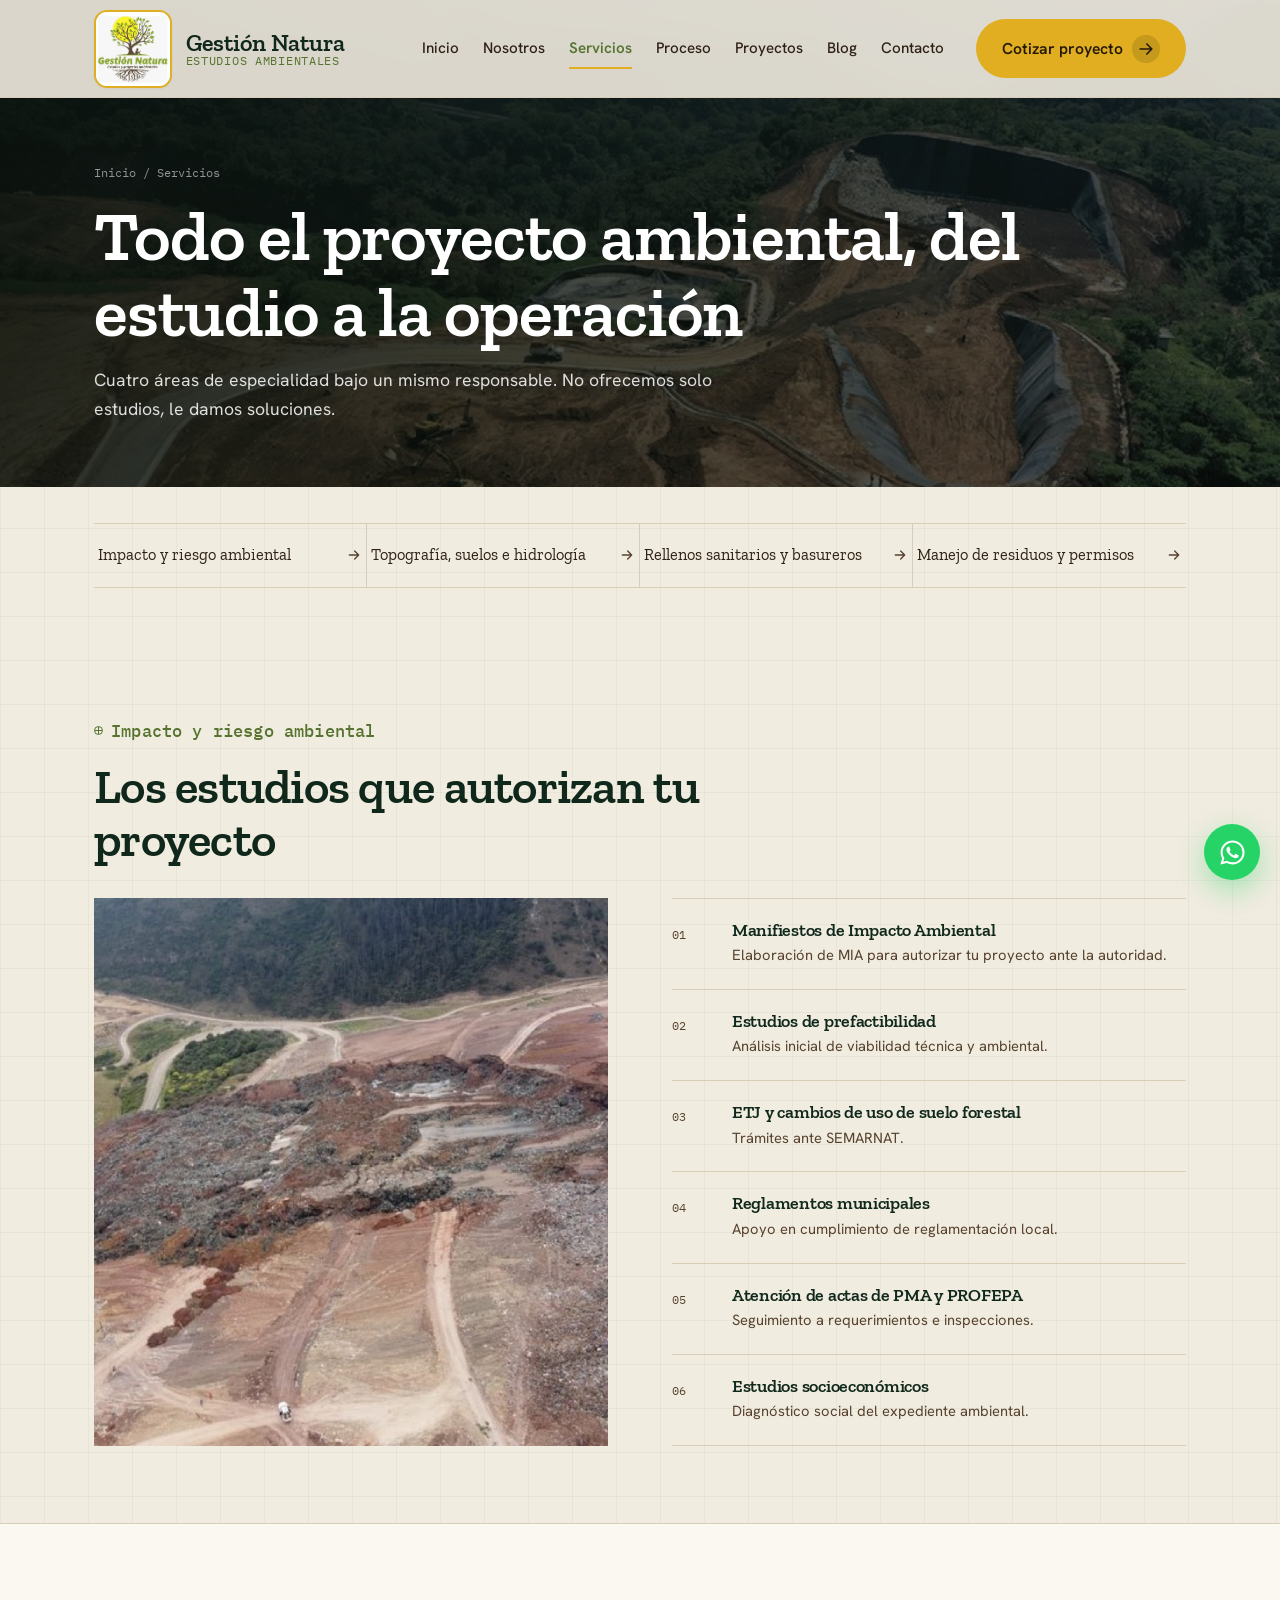
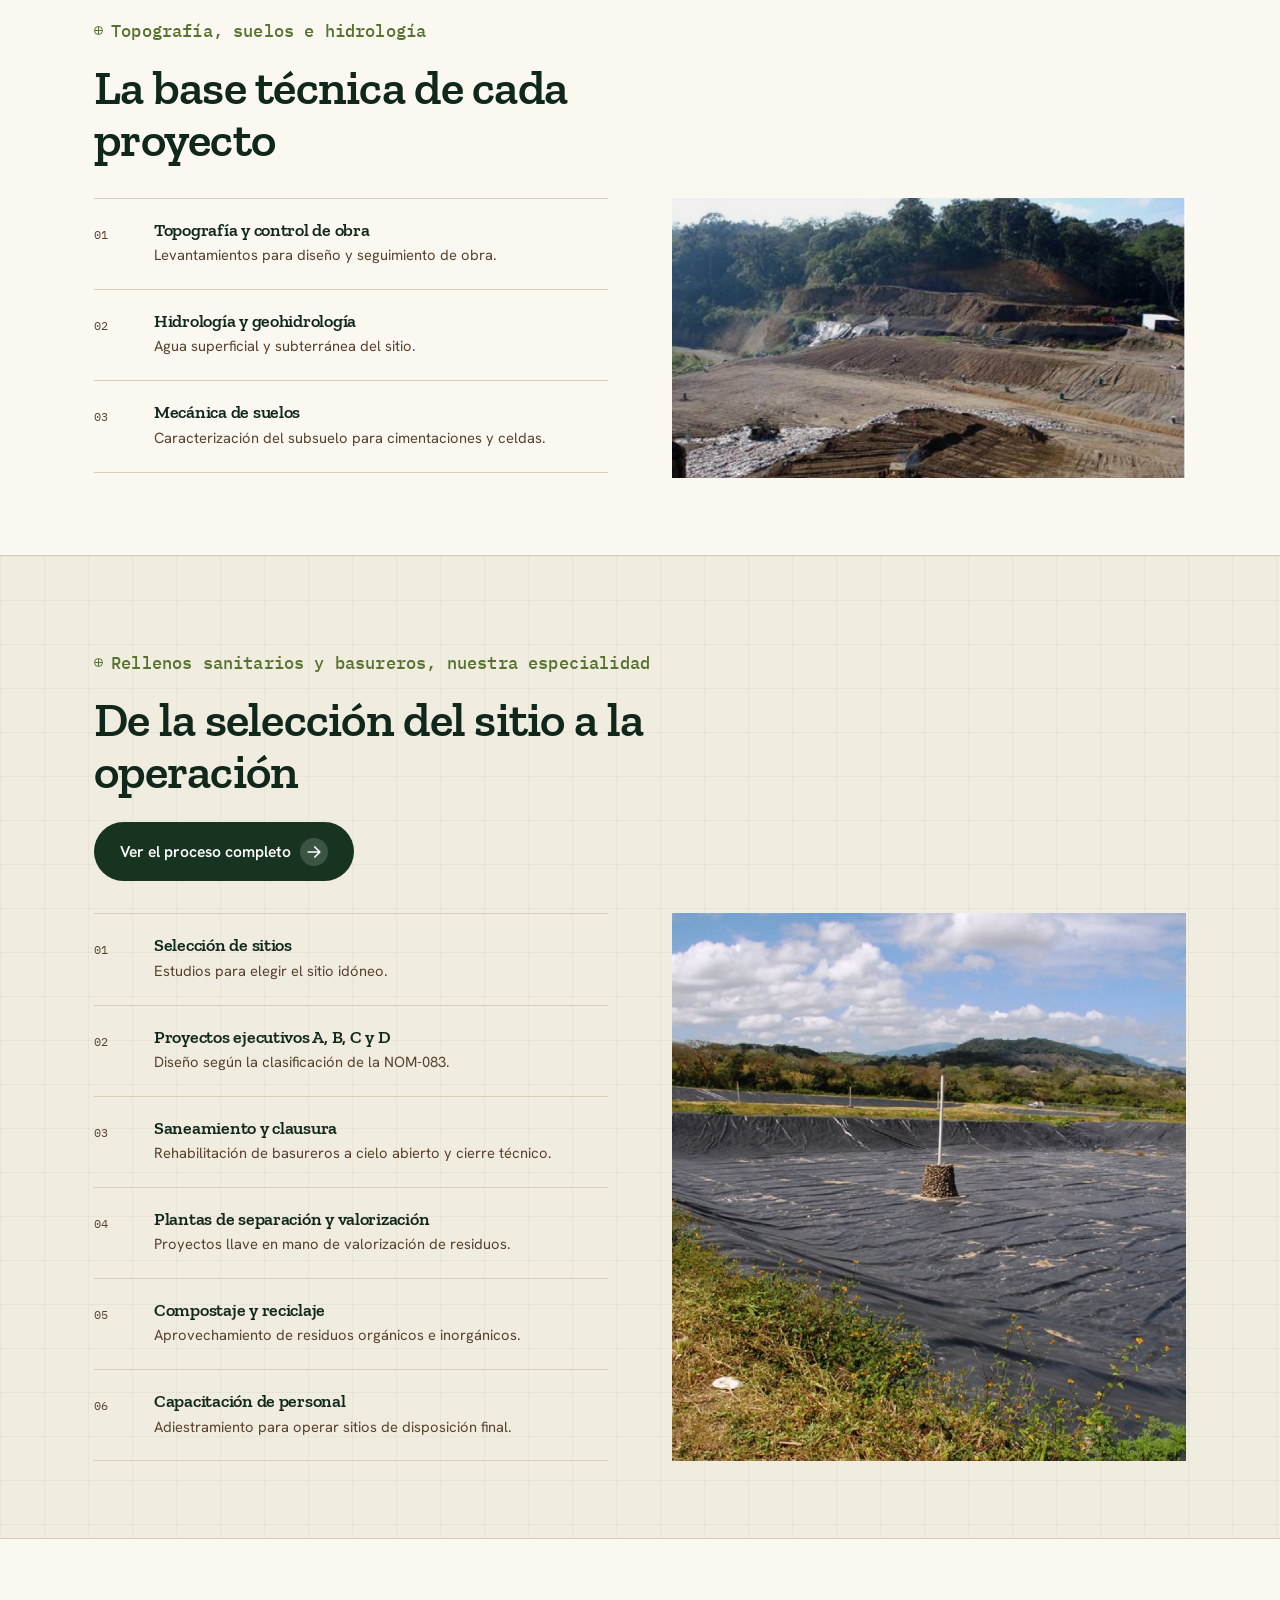
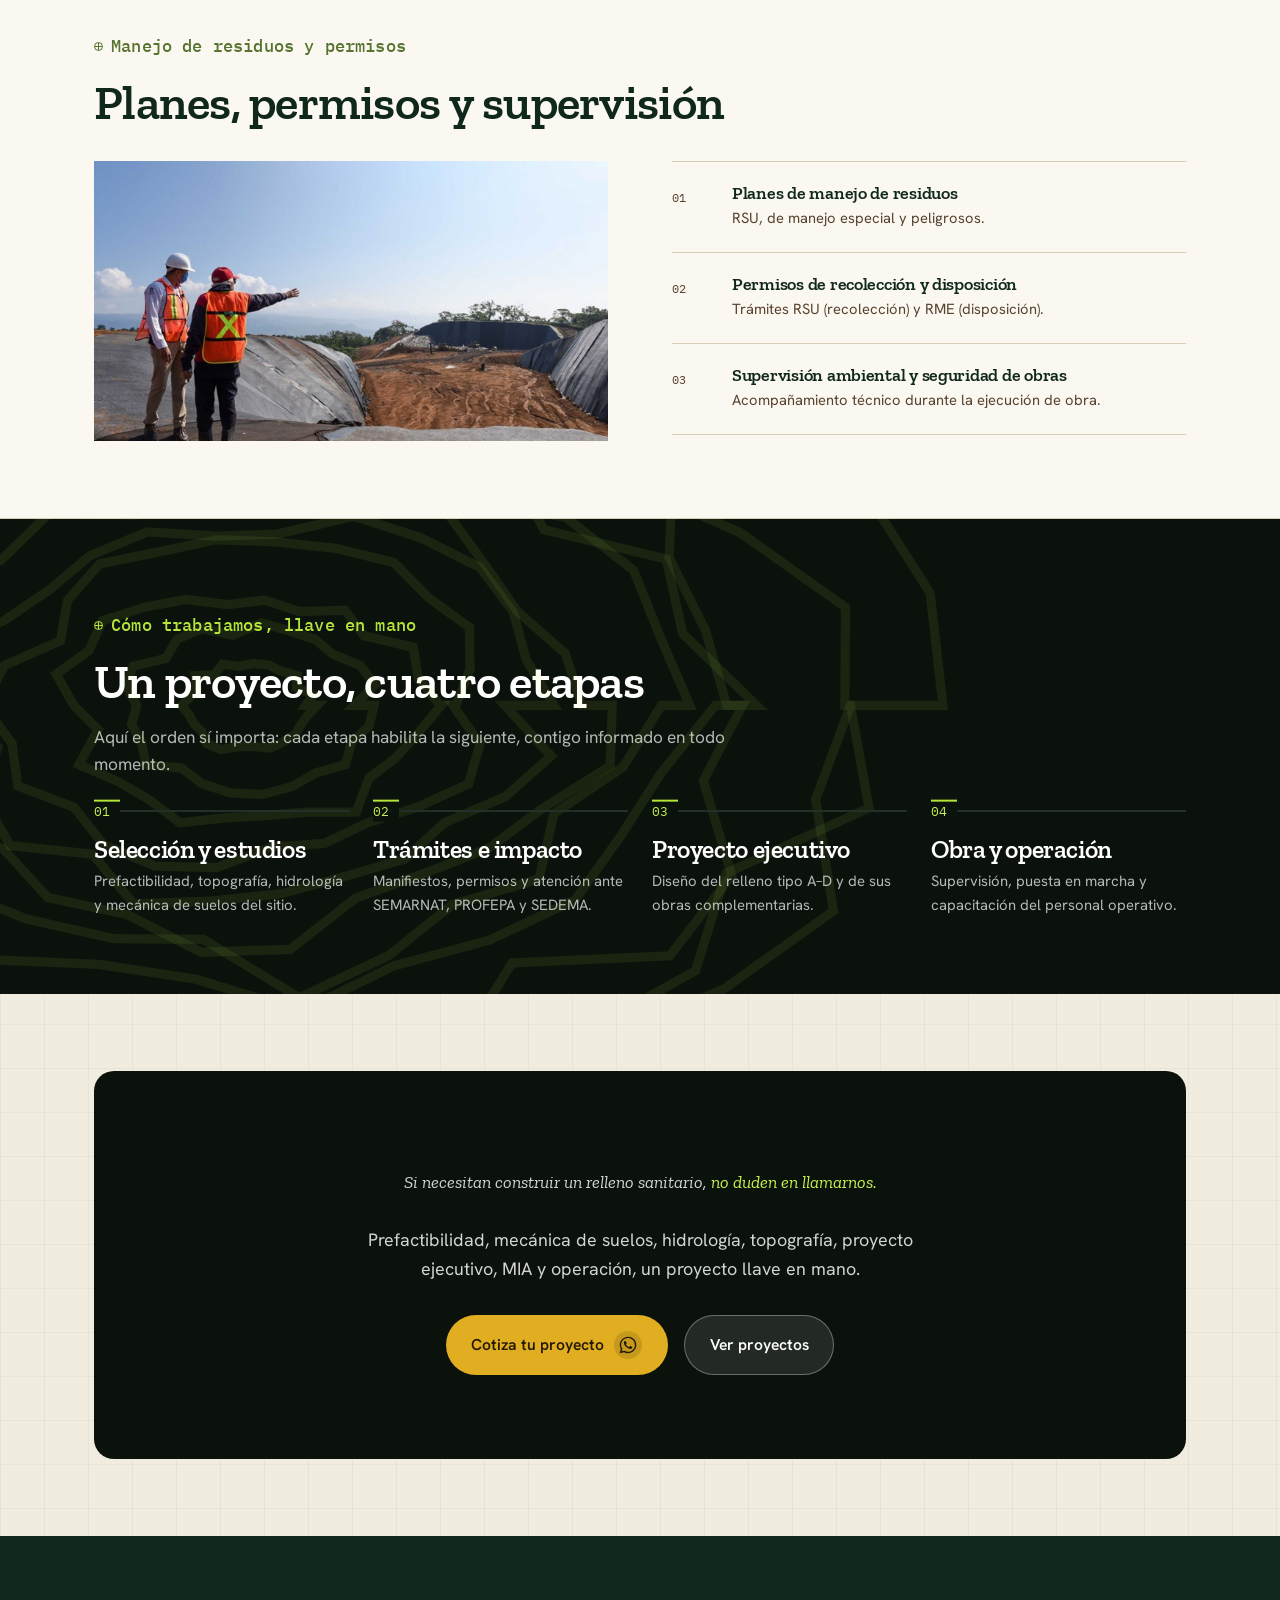
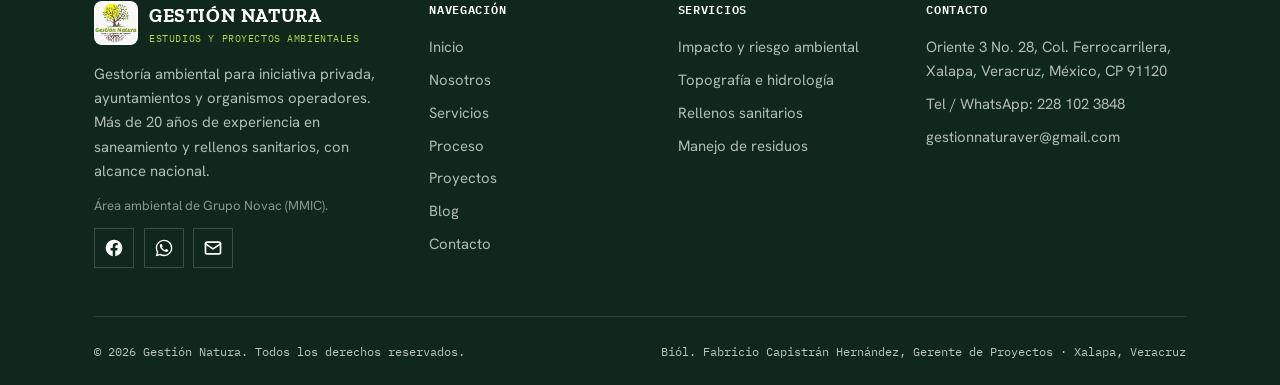
<file: servicios.html>
<!DOCTYPE html>
<html lang="es">
<head>
  <meta charset="UTF-8">
  <meta name="viewport" content="width=device-width, initial-scale=1">
  <title>Servicios, Gestión Natura | Impacto ambiental, rellenos sanitarios y residuos</title>
  <meta name="description" content="Estudios ambientales y MIA (Manifiesto de Impacto Ambiental), topografía e hidrología, rellenos sanitarios tipo A–D, saneamiento de basureros y manejo de residuos.">
  <meta name="theme-color" content="#0B120C">
  <link rel="canonical" href="https://gestionnatura.com/servicios">
  <meta property="og:title" content="Servicios, Gestión Natura">
  <meta property="og:description" content="Impacto ambiental, topografía e hidrología, rellenos sanitarios tipo A–D, saneamiento de basureros y manejo de residuos.">
  <meta property="og:type" content="website">
  <meta property="og:url" content="https://gestionnatura.com/servicios">
  <meta property="og:image" content="https://gestionnatura.com/assets/img/logo.jpg">
  <meta property="og:site_name" content="Gestión Natura">
  <meta property="og:locale" content="es_MX">
  <meta name="twitter:card" content="summary_large_image">
  <link rel="icon" href="assets/img/logo.jpg">
  <link rel="preconnect" href="https://fonts.googleapis.com">
  <link rel="preconnect" href="https://fonts.gstatic.com" crossorigin>
  <link href="https://fonts.googleapis.com/css2?family=Zilla+Slab:ital,wght@0,400;0,500;0,600;0,700;1,400;1,500&family=Hanken+Grotesk:wght@300;400;500;600;700&family=IBM+Plex+Mono:wght@400;500;600&display=swap" rel="stylesheet">
  <link rel="stylesheet" href="assets/css/style.css?v=38">
</head>
<body data-page="servicios">

  <section class="pagehero">
    <div class="pagehero-media"><img src="assets/img/photos/hero-relleno.jpg?v=2" alt="Obra de relleno sanitario"></div>
    <div class="pagehero-overlay"></div>
    <div class="container">
      <p class="breadcrumb"><a href="/">Inicio</a> / Servicios</p>
      <h1>Todo el proyecto ambiental, del estudio a la operación</h1>
      <p class="sub">Cuatro áreas de especialidad bajo un mismo responsable. No ofrecemos solo estudios, le damos soluciones.</p>
    </div>
  </section>

  <!-- Índice de áreas (enlaces, no tarjetas) -->
  <section class="section--tight">
    <div class="container">
      <nav class="svc-index" aria-label="Áreas de servicio">
        <a href="#impacto">Impacto y riesgo ambiental <span data-ic="arrow"></span></a>
        <a href="#topografia">Topografía, suelos e hidrología <span data-ic="arrow"></span></a>
        <a href="#rellenos">Rellenos sanitarios y basureros <span data-ic="arrow"></span></a>
        <a href="#residuos">Manejo de residuos y permisos <span data-ic="arrow"></span></a>
      </nav>
    </div>
  </section>

  <!-- Impacto -->
  <section class="section" id="impacto">
    <div class="container">
      <div class="section-head">
        <p class="marker">Impacto y riesgo ambiental</p>
        <h2>Los estudios que autorizan tu proyecto</h2>
      </div>
      <div class="split mt-6">
        <div class="split-media">
          <div class="frame wide"><img src="assets/img/photos/vista-aerea.jpg" alt="Vista aérea de un sitio de disposición final" loading="lazy"></div>
        </div>
        <div class="svc-rows" data-services="impacto">
          <article class="svc-row"><div><h3>Manifiestos de Impacto Ambiental</h3><p>Elaboración de MIA para autorizar tu proyecto ante la autoridad.</p></div></article>
          <article class="svc-row"><div><h3>Estudios de prefactibilidad</h3><p>Análisis inicial de viabilidad técnica y ambiental.</p></div></article>
          <article class="svc-row"><div><h3>ETJ y cambios de uso de suelo forestal</h3><p>Trámites ante SEMARNAT.</p></div></article>
          <article class="svc-row"><div><h3>Reglamentos municipales</h3><p>Apoyo en cumplimiento de reglamentación local.</p></div></article>
          <article class="svc-row"><div><h3>Atención de actas de PMA y PROFEPA</h3><p>Seguimiento a requerimientos e inspecciones.</p></div></article>
          <article class="svc-row"><div><h3>Estudios socioeconómicos</h3><p>Diagnóstico social del expediente ambiental.</p></div></article>
        </div>
      </div>
    </div>
  </section>

  <!-- Topografía -->
  <section class="section band-surface" id="topografia">
    <div class="container">
      <div class="section-head">
        <p class="marker">Topografía, suelos e hidrología</p>
        <h2>La base técnica de cada proyecto</h2>
      </div>
      <div class="split reverse mt-6">
        <div class="split-media">
          <div class="frame wide"><img src="assets/img/photos/excavacion.jpg?v=2" alt="Conformación de terreno en campo" loading="lazy"></div>
        </div>
        <div class="svc-rows" data-services="topografia">
          <article class="svc-row"><div><h3>Topografía y control de obra</h3><p>Levantamientos para diseño y seguimiento de obra.</p></div></article>
          <article class="svc-row"><div><h3>Hidrología y geohidrología</h3><p>Agua superficial y subterránea del sitio.</p></div></article>
          <article class="svc-row"><div><h3>Mecánica de suelos</h3><p>Caracterización del subsuelo para cimentaciones y celdas.</p></div></article>
        </div>
      </div>
    </div>
  </section>

  <!-- Rellenos (especialidad) -->
  <section class="section" id="rellenos">
    <div class="container">
      <div class="section-head">
        <p class="marker">Rellenos sanitarios y basureros, nuestra especialidad</p>
        <h2>De la selección del sitio a la operación</h2>
        <div class="mt-5"><a class="btn btn-forest" href="como-trabajamos">Ver el proceso completo <span class="arrow" data-ic="arrow"></span></a></div>
      </div>
      <div class="split reverse mt-6">
        <div class="split-media">
          <div class="frame wide"><img src="assets/img/photos/geomembrana.jpg?v=2" alt="Celda de relleno sanitario con geomembrana" loading="lazy"></div>
        </div>
        <div class="svc-rows" data-services="rellenos">
          <article class="svc-row"><div><h3>Selección de sitios</h3><p>Estudios para elegir el sitio idóneo.</p></div></article>
          <article class="svc-row"><div><h3>Proyectos ejecutivos A, B, C y D</h3><p>Diseño según la clasificación de la NOM-083.</p></div></article>
          <article class="svc-row"><div><h3>Saneamiento y clausura</h3><p>Rehabilitación de basureros a cielo abierto y cierre técnico.</p></div></article>
          <article class="svc-row"><div><h3>Plantas de separación y valorización</h3><p>Proyectos llave en mano de valorización de residuos.</p></div></article>
          <article class="svc-row"><div><h3>Compostaje y reciclaje</h3><p>Aprovechamiento de residuos orgánicos e inorgánicos.</p></div></article>
          <article class="svc-row"><div><h3>Capacitación de personal</h3><p>Adiestramiento para operar sitios de disposición final.</p></div></article>
        </div>
      </div>
    </div>
  </section>

  <!-- Manejo de residuos -->
  <section class="section band-surface" id="residuos">
    <div class="container">
      <div class="section-head">
        <p class="marker">Manejo de residuos y permisos</p>
        <h2>Planes, permisos y supervisión</h2>
      </div>
      <div class="split mt-6">
        <div class="split-media">
          <div class="frame wide"><img src="assets/img/photos/cuadrilla.jpg?v=2" alt="Personal en campo, supervisión de obra" loading="lazy"></div>
        </div>
        <div class="svc-rows" data-services="residuos">
          <article class="svc-row"><div><h3>Planes de manejo de residuos</h3><p>RSU, de manejo especial y peligrosos.</p></div></article>
          <article class="svc-row"><div><h3>Permisos de recolección y disposición</h3><p>Trámites RSU (recolección) y RME (disposición).</p></div></article>
          <article class="svc-row"><div><h3>Supervisión ambiental y seguridad de obras</h3><p>Acompañamiento técnico durante la ejecución de obra.</p></div></article>
        </div>
      </div>
    </div>
  </section>

  <!-- Proceso llave en mano (secuencia real → sí numerada) -->
  <section class="band-ink section">
    <div class="topo-bg" data-topo="8"></div>
    <div class="container">
      <div class="section-head reveal">
        <p class="marker on-dark">Cómo trabajamos, llave en mano</p>
        <h2>Un proyecto, cuatro etapas</h2>
        <p class="lead">Aquí el orden sí importa: cada etapa habilita la siguiente, contigo informado en todo momento.</p>
      </div>
      <div class="process">
        <div class="pstep"><h3>Selección y estudios</h3><p>Prefactibilidad, topografía, hidrología y mecánica de suelos del sitio.</p></div>
        <div class="pstep"><h3>Trámites e impacto</h3><p>Manifiestos, permisos y atención ante SEMARNAT, PROFEPA y SEDEMA.</p></div>
        <div class="pstep"><h3>Proyecto ejecutivo</h3><p>Diseño del relleno tipo A–D y de sus obras complementarias.</p></div>
        <div class="pstep"><h3>Obra y operación</h3><p>Supervisión, puesta en marcha y capacitación del personal operativo.</p></div>
      </div>
    </div>
  </section>

  <!-- CTA -->
  <section class="section">
    <div class="container">
      <div class="cta-band">
        <div class="topo-bg" data-topo="2"></div>
        <p class="cta-quote">Si necesitan construir un relleno sanitario, <span class="q">no duden en llamarnos.</span></p>
        <p>Prefactibilidad, mecánica de suelos, hidrología, topografía, proyecto ejecutivo, MIA y operación, un proyecto llave en mano.</p>
        <div class="cta-actions">
          <a class="btn btn-primary" data-wa href="#">Cotiza tu proyecto <span class="arrow" data-ic="whatsapp"></span></a>
          <a class="btn btn-ghost-light" href="proyectos">Ver proyectos</a>
        </div>
      </div>
    </div>
  </section>

  <script src="assets/js/icons.js?v=1"></script>
  <script src="assets/js/site.js?v=10"></script>
  <script src="assets/vendor/supabase.min.js"></script>
  <script src="assets/js/supabase.config.js?v=2"></script>
  <script src="assets/js/data.js?v=4"></script>
</body>
</html>
</file>
<file: assets/css/style.css>
/* ============================================================
   GESTIÓN NATURA — Sistema de diseño (v2)
   Anclado al oficio: topografía, hidrología e ingeniería de
   rellenos sanitarios. Firma: el corte de una celda de relleno.
   ============================================================ */

/* ---------- Tokens ---------- */
:root {
  /* Verdes de marca */
  --forest-900: #10281B;
  --forest-800: #163420;
  --forest-700: #204A30;
  --forest-600: #2C6040;
  --moss-600:   #56732F;
  --moss-500:   #74923F;
  --leaf-500:   #9BC53D;
  --leaf-400:   #AED355;

  /* Sol / dorado */
  --gold-600:   #8A6110;
  --gold-500:   #E0AE20;
  --gold-400:   #F0C64A;

  /* Tierra / estratos (mecánica de suelos) */
  --earth-900:  #2E2015;
  --earth-800:  #3F2C1C;
  --earth-700:  #57422E;
  --earth-500:  #856A4C;
  --clay:       #7A5638;  /* arcilla compactada */
  --clay-light: #9C7550;

  /* Papel de plano (base) */
  --paper:      #F1ECE0;
  --paper-2:    #E9E2D2;
  --surface:    #FBF8F1;
  --line:       rgba(22,52,32,.09);
  --grid:       rgba(22,52,32,.045);

  /* Bloque oscuro (estratos) */
  --ink-950:    #0B120C;
  --ink-900:    #0F170F;
  --ink-800c:   #16211A;
  --ink-700:    #23302A;
  --lime-400:   #C6F24E;
  --lime-500:   #B4E63A;

  /* Semánticos */
  --bg:            var(--paper);
  --text:          var(--earth-900);
  --text-muted:    var(--earth-700);
  --primary:       var(--forest-800);
  --primary-strong:var(--forest-900);
  --accent:        var(--gold-500);
  --border:        #D8CDB8;
  --ring:          var(--forest-600);

  /* Tipografía */
  --font-display: "Zilla Slab", Georgia, serif;
  --font-body:    "Hanken Grotesk", system-ui, -apple-system, "Segoe UI", Roboto, sans-serif;
  --font-mono:    "IBM Plex Mono", ui-monospace, "SFMono-Regular", Menlo, monospace;

  /* Espaciado */
  --space-1: 4px;  --space-2: 8px;  --space-3: 12px; --space-4: 16px;
  --space-5: 24px; --space-6: 32px; --space-7: 48px; --space-8: 64px;
  --space-9: 96px; --space-10: 128px;

  /* Radios y sombras (con jerarquía: no todo igual) */
  --radius-sm: 6px;
  --radius:    12px;
  --radius-lg: 20px;
  --radius-pill: 999px;
  --shadow-sm: 0 1px 2px rgba(46,32,21,.05);
  --shadow-md: 0 10px 30px rgba(46,32,21,.10);
  --shadow-lg: 0 26px 60px rgba(16,40,27,.22);

  --maxw: 1180px;
  --header-h: 98px;
  --ease: cubic-bezier(.22,.61,.36,1);
  --ease-out: cubic-bezier(.16,1,.3,1);
}

/* ---------- Reset ---------- */
*, *::before, *::after { box-sizing: border-box; }
* { margin: 0; }
html { -webkit-text-size-adjust: 100%; }
@media (prefers-reduced-motion: no-preference) { html { scroll-behavior: smooth; } }
body {
  font-family: var(--font-body);
  color: var(--text);
  background-color: var(--bg);
  /* Papel de plano: retícula de ingeniería a muy baja opacidad */
  background-image:
    linear-gradient(var(--grid) 1px, transparent 1px),
    linear-gradient(90deg, var(--grid) 1px, transparent 1px);
  background-size: 44px 44px, 44px 44px;
  line-height: 1.62;
  font-size: 16px;
  -webkit-font-smoothing: antialiased;
  text-rendering: optimizeLegibility;
  overflow-x: clip;
}
img, svg, video { display: block; max-width: 100%; }
img { height: auto; }
a { color: inherit; text-decoration: none; }
button { font: inherit; cursor: pointer; }
ul { list-style: none; padding: 0; }
:focus-visible { outline: 3px solid var(--ring); outline-offset: 3px; border-radius: 3px; }

/* ---------- Tipografía ---------- */
h1, h2, h3, h4 {
  font-family: var(--font-display);
  font-weight: 600;
  line-height: 1.08;
  letter-spacing: -0.015em;
  color: var(--primary-strong);
  font-optical-sizing: auto;
}
h1 { font-size: clamp(2.5rem, 5.6vw, 4.4rem); }
h2 { font-size: clamp(2rem, 4vw, 3.05rem); }
h3 { font-size: clamp(1.3rem, 2vw, 1.65rem); }
h4 { font-size: 1.14rem; }
p { color: var(--text-muted); }
strong { color: var(--text); font-weight: 600; }
.lead { font-size: 1.18rem; color: var(--text-muted); line-height: 1.55; }

/* MARCADOR técnico (reemplaza el "eyebrow": es una anotación de campo, no una etiqueta de marketing) */
.marker {
  font-family: var(--font-mono);
  font-size: .8rem;
  font-weight: 500;
  letter-spacing: .01em;
  color: var(--moss-600);
  display: inline-flex;
  align-items: center;
  gap: .5rem;
  margin-bottom: var(--space-4);
}
.marker::before {
  content: "";
  width: 9px; height: 9px;
  border: 1.5px solid currentColor;
  border-radius: 50%;
  background:
    linear-gradient(currentColor,currentColor) center/1px 100% no-repeat,
    linear-gradient(currentColor,currentColor) center/100% 1px no-repeat;
  background-clip: content-box;
  flex: 0 0 auto;
}
.marker.on-dark { color: var(--lime-500); }
.marker.on-photo { color: var(--gold-400); }

/* ---------- Layout ---------- */
.container { width: 100%; max-width: var(--maxw); margin-inline: auto; padding-inline: clamp(20px, 5vw, 44px); }
.section { padding-block: clamp(40px, 6vw, 80px); position: relative; }
.section--tight { padding-block: clamp(20px, 3vw, 36px); }

/* Cifras mínimas: número grande, una etiqueta, nada más — como una fila de bitácora, no 3 columnas idénticas */
.stats-row { display: grid; grid-template-columns: 1.3fr 1fr 1fr; gap: var(--space-6); border-block: 1px solid var(--border); padding-block: var(--space-5); }
.stat { text-align: left; }
.stat:first-child .stat-v { font-size: clamp(2.4rem, 4.2vw, 3.4rem); color: var(--moss-600); }
.stat-v { font-family: var(--font-display); font-size: clamp(1.8rem, 3.4vw, 2.6rem); color: var(--primary-strong); font-weight: 600; line-height: 1; }
.stat-l { font-family: var(--font-mono); font-size: .76rem; letter-spacing: .04em; text-transform: uppercase; color: var(--text-muted); margin-top: 8px; }
@media (max-width: 640px) { .stats-row { grid-template-columns: 1fr; gap: var(--space-4); text-align: left; } }
.section-head { max-width: 660px; margin-bottom: var(--space-6); }
.section-head.center { margin-inline: auto; text-align: center; }
.section-head.center .marker { justify-content: center; }
.section-head p { margin-top: var(--space-4); font-size: 1.08rem; }

/* Bandas de fondo — ritmo de estratos */
.band-ink {
  background: var(--ink-950);
  color: #fff;
  position: relative;
  overflow: hidden;
}
.band-ink h2, .band-ink h3, .band-ink h4 { color: #fff; }
.band-ink .lead, .band-ink p { color: rgba(255,255,255,.7); }
.band-surface { background: var(--surface); border-block: 1px solid var(--border); }

/* ---------- Botones ---------- */
.btn {
  display: inline-flex; align-items: center; gap: .6rem;
  padding: .92rem 1.55rem; border-radius: var(--radius-pill);
  font-weight: 600; font-size: .98rem; border: 1.5px solid transparent;
  transition: background-color .22s var(--ease), color .22s var(--ease), border-color .22s var(--ease), transform .22s var(--ease);
}
.btn svg { width: 20px; height: 20px; }
.btn-primary { background: var(--accent); color: #241905; }
.btn-primary:hover { background: var(--gold-400); }
.btn-forest { background: var(--primary); color: #fff; }
.btn-forest:hover { background: var(--forest-700); }
.btn-outline { background: transparent; color: var(--primary); border-color: var(--border); }
.btn-outline:hover { border-color: var(--primary); }
.btn-ghost-light { background: rgba(255,255,255,.10); color: #fff; border-color: rgba(255,255,255,.32); }
.btn-ghost-light:hover { background: rgba(255,255,255,.18); }
.btn-whatsapp { background: #25D366; color: #08351b; }
.btn-whatsapp:hover { background: #1fbe5b; }
.btn .arrow { display: grid; place-items: center; width: 28px; height: 28px; border-radius: 50%; background: rgba(36,25,5,.14); }
.btn-forest .arrow, .btn-ghost-light .arrow { background: rgba(255,255,255,.16); }
.btn-primary:hover .arrow .a-ic { transform: translateX(2px); }
.a-ic { display: inline-flex; transition: transform .22s var(--ease); }

/* ============================================================
   HEADER
   ============================================================ */
.site-header {
  position: fixed; inset: 0 0 auto 0; height: var(--header-h); z-index: 100;
  display: flex; align-items: center;
  transition: background-color .3s var(--ease), box-shadow .3s var(--ease), border-color .3s var(--ease);
  border-bottom: 1px solid transparent;
}
.site-header.scrolled, body:not(.hero-dark) .site-header {
  background: rgba(241,236,224,.9);
  backdrop-filter: saturate(140%) blur(12px);
  border-bottom-color: var(--border);
}
.site-header .container { display: flex; align-items: center; justify-content: space-between; gap: var(--space-5); }
.brand { display: flex; align-items: center; gap: .85rem; }
.brand img { width: 78px; height: 78px; border-radius: 13px; border: 2px solid var(--gold-500); box-shadow: var(--shadow-sm); }
.hero-dark .site-header:not(.scrolled) .brand img { box-shadow: 0 2px 10px rgba(0,0,0,.4); }
.brand-txt { display: flex; flex-direction: column; line-height: 1.05; }
.brand-txt b { font-family: var(--font-display); font-weight: 600; font-size: 1.5rem; color: var(--primary-strong); }
.brand-txt span { font-family: var(--font-mono); font-size: .74rem; letter-spacing: .06em; text-transform: uppercase; color: var(--moss-600); }
.hero-dark .site-header:not(.scrolled) .brand-txt b { color: #fff; }
.hero-dark .site-header:not(.scrolled) .brand-txt span { color: var(--leaf-400); }
.nav { display: flex; align-items: center; gap: var(--space-6); }
.nav-links { display: flex; align-items: center; gap: var(--space-5); }
.nav-links a { font-size: .95rem; font-weight: 500; color: var(--text); padding: .4rem 0; position: relative; }
.hero-dark .site-header:not(.scrolled) .nav-links a { color: rgba(255,255,255,.9); }
.nav-links a::after { content: ""; position: absolute; left: 0; bottom: -2px; width: 100%; height: 2px; background: var(--accent); transform: scaleX(0); transform-origin: left; transition: transform .25s var(--ease); }
.nav-links a:hover::after, .nav-links a[aria-current="page"]::after { transform: scaleX(1); }
.nav-links a[aria-current="page"] { color: var(--moss-600); font-weight: 600; }
.nav-links .nav-cta { display: none; }
.nav-toggle { display: none; width: 44px; height: 44px; border: 1px solid var(--border); background: var(--surface); align-items: center; justify-content: center; }
.nav-toggle span, .nav-toggle span::before, .nav-toggle span::after { content: ""; display: block; width: 20px; height: 2px; background: var(--text); border-radius: 2px; position: relative; transition: transform .3s var(--ease), opacity .2s var(--ease); }
.nav-toggle span::before { position: absolute; top: -6px; }
.nav-toggle span::after { position: absolute; top: 6px; }
body.nav-open .nav-toggle span { background: transparent; }
body.nav-open .nav-toggle span::before { transform: translateY(6px) rotate(45deg); }
body.nav-open .nav-toggle span::after { transform: translateY(-6px) rotate(-45deg); }

/* ============================================================
   HERO (Dirección A) — foto real + levantamiento topográfico
   ============================================================ */
.hero {
  position: relative; min-height: 100svh; display: flex; align-items: flex-end;
  color: #fff; overflow: hidden; padding-top: var(--header-h);
  background: var(--forest-900);
}
.hero-media { position: absolute; inset: 0; z-index: 0; }
.hero-media img {
  width: 100%; height: 100%; object-fit: cover; object-position: center 42%;
  filter: saturate(.72) contrast(1.02) brightness(.9);
  transform: scale(1.06);
  transition: opacity .45s ease;
}
.hero-media img.zoomed { animation: heroZoom 14s var(--ease-out) forwards; }
@keyframes heroZoom { to { transform: scale(1); } }
.hero-overlay {
  position: absolute; inset: 0; z-index: 1;
  background:
    linear-gradient(180deg, rgba(11,18,12,.55) 0%, rgba(11,18,12,.15) 32%, rgba(11,18,12,.72) 78%, rgba(11,18,12,.94) 100%),
    linear-gradient(90deg, rgba(11,18,12,.7) 0%, rgba(11,18,12,.1) 60%);
}
/* Capa de levantamiento (curvas + anotaciones que se trazan al cargar) */
.hero-survey { position: absolute; inset: 0; z-index: 2; width: 100%; height: 100%; pointer-events: none; }
.hero-survey .contour { fill: none; stroke: rgba(240,198,74,.55); stroke-width: 1.1; stroke-dasharray: 2600; stroke-dashoffset: 2600; }
.hero-survey .contour.lime { stroke: rgba(198,242,78,.5); }
.hero-survey .mark { stroke: rgba(255,255,255,.8); stroke-width: 1.2; opacity: 0; }
.hero-survey .mark-fill { fill: rgba(255,255,255,.85); opacity: 0; }
.hero-survey .lbl { font-family: var(--font-mono); font-size: 10px; fill: rgba(240,198,74,.9); opacity: 0; letter-spacing: .02em; }
.js-anim .hero-survey .contour { animation: draw 2.1s var(--ease-out) forwards; }
.js-anim .hero-survey .contour:nth-child(1){ animation-delay:.15s }
.js-anim .hero-survey .contour:nth-child(2){ animation-delay:.35s }
.js-anim .hero-survey .contour:nth-child(3){ animation-delay:.55s }
.js-anim .hero-survey .contour:nth-child(4){ animation-delay:.75s }
.js-anim .hero-survey .contour:nth-child(5){ animation-delay:.95s }
.js-anim .hero-survey .contour:nth-child(6){ animation-delay:1.15s }
.js-anim .hero-survey .mark, .js-anim .hero-survey .mark-fill { animation: fadeMark .6s var(--ease) 1.7s forwards; }
.js-anim .hero-survey .lbl { animation: fadeMark .6s var(--ease) 1.95s forwards; }
@keyframes draw { to { stroke-dashoffset: 0; } }
@keyframes fadeMark { to { opacity: 1; } }

.hero .container { position: relative; z-index: 3; width: 100%; padding-bottom: clamp(52px, 9vw, 104px); }
.hero-content { max-width: 1180px; }
.hero-content > * { opacity: 0; transform: translateY(20px); }
.js-anim .hero-content > * { animation: rise .8s var(--ease-out) forwards; }
.js-anim .hero-content > *:nth-child(1){ animation-delay:.3s }
.js-anim .hero-content > *:nth-child(2){ animation-delay:.45s }
.js-anim .hero-content > *:nth-child(3){ animation-delay:.6s }
.js-anim .hero-content > *:nth-child(4){ animation-delay:.78s }
@keyframes rise { to { opacity: 1; transform: none; } }
.hero h1 { color: #fff; max-width: 14ch; }
.hero h1 .accent { color: var(--gold-400); }
.hero-content p.hero-sub { color: rgba(255,255,255,.9); font-size: 1.22rem; max-width: 56ch; margin-top: var(--space-5); }
.hero-actions { display: flex; flex-wrap: wrap; gap: var(--space-4); margin-top: var(--space-7); }
.hero-scroll { position: absolute; bottom: 22px; left: 50%; transform: translateX(-50%); z-index:3; font-family: var(--font-mono); font-size:.68rem; color: rgba(255,255,255,.6); letter-spacing:.1em; text-transform:uppercase; display:flex; flex-direction:column; align-items:center; gap:6px; }
.hero-scroll span { width:1px; height:34px; background: linear-gradient(rgba(255,255,255,.6), transparent); }

/* Marcas de registro (esquinas de plano, reemplazan cualquier decoración orgánica difuminada) */
.plate-marks { position: absolute; z-index: 1; pointer-events: none; inset: -14px; }
.plate-marks::before, .plate-marks::after,
.plate-marks span::before, .plate-marks span::after { content: ""; position: absolute; width: 22px; height: 22px; border: 1.5px solid var(--moss-500); }
.plate-marks::before { top: 0; left: 0; border-width: 1.5px 0 0 1.5px; }
.plate-marks::after { top: 0; right: 0; border-width: 1.5px 1.5px 0 0; }
.plate-marks span::before { bottom: 0; left: 0; border-width: 0 0 1.5px 1.5px; }
.plate-marks span::after { bottom: 0; right: 0; border-width: 0 1.5px 1.5px 0; }

/* Cuando no hay JS: estado final visible */
body:not(.js-anim) .hero-survey .contour { stroke-dashoffset: 0; }
body:not(.js-anim) .hero-survey .mark,
body:not(.js-anim) .hero-survey .mark-fill,
body:not(.js-anim) .hero-survey .lbl,
body:not(.js-anim) .hero-content > * { opacity: 1; transform: none; }

/* ============================================================
   PAGE HERO (páginas internas) — foto + overlay + curvas quietas
   ============================================================ */
.pagehero {
  position: relative; padding: calc(var(--header-h) + 64px) 0 64px; color: #fff; overflow: hidden;
  background: var(--forest-900);
}
.pagehero-media { position: absolute; inset: 0; z-index: 0; }
.pagehero-media img { width: 100%; height: 100%; object-fit: cover; filter: saturate(.7) brightness(.75); transition: opacity .45s ease; }
.pagehero-overlay { position: absolute; inset: 0; z-index: 1; background: linear-gradient(120deg, rgba(11,18,12,.9) 0%, rgba(11,18,12,.6) 55%, rgba(11,18,12,.4) 100%); }
.pagehero .topo-bg { z-index: 1; }
.pagehero .topo-line { stroke: rgba(174,211,85,.14); }
.pagehero .container { position: relative; z-index: 2; }
.pagehero h1 { color: #fff; margin-top: var(--space-3); }
.pagehero p.sub { color: rgba(255,255,255,.85); max-width: 62ch; margin-top: var(--space-4); font-size: 1.1rem; }
.breadcrumb { font-family: var(--font-mono); font-size: .78rem; color: rgba(255,255,255,.55); margin-bottom: var(--space-4); }
.breadcrumb a:hover { color: var(--leaf-400); }

/* ---------- TOPO generativo (fondo sutil, quieto) ---------- */
.topo-bg { position: absolute; inset: 0; overflow: hidden; pointer-events: none; }
.topo-bg svg { position: absolute; width: 140%; height: 140%; top: -20%; left: -20%; }
.topo-line { fill: none; stroke-width: 1.3; }
.band-ink .topo-line { stroke: rgba(198,242,78,.08); }

/* ============================================================
   CORTE DE CELDA (Dirección B) — firma técnica animada
   ============================================================ */
.xsection { display: grid; grid-template-columns: 1.15fr .85fr; gap: clamp(28px,5vw,64px); align-items: center; }
.cell-figure { position: relative; }
.cell-svg { width: 100%; height: auto; overflow: visible; }
.cell-layer { opacity: 0; transform: translateY(16px); }
.cell-built .cell-layer { animation: layerUp .7s var(--ease-out) forwards; }
.cell-built .cell-layer:nth-child(1){ animation-delay:.05s }
.cell-built .cell-layer:nth-child(2){ animation-delay:.2s }
.cell-built .cell-layer:nth-child(3){ animation-delay:.35s }
.cell-built .cell-layer:nth-child(4){ animation-delay:.5s }
.cell-built .cell-layer:nth-child(5){ animation-delay:.65s }
@keyframes layerUp { to { opacity: 1; transform: none; } }
.cell-leader { stroke: rgba(255,255,255,.32); stroke-width: 1; stroke-dasharray: 3 3; opacity: 0; }
.cell-built .cell-leader { animation: fadeMark .5s var(--ease) .8s forwards; }
.cell-tag { font-family: var(--font-mono); font-size: 11px; fill: rgba(255,255,255,.8); opacity: 0; }
.cell-tag b { fill: var(--lime-400); }
.cell-built .cell-tag { animation: fadeMark .5s var(--ease) .9s forwards; }
body:not(.js-anim) .cell-layer, body:not(.js-anim) .cell-leader, body:not(.js-anim) .cell-tag { opacity: 1; transform: none; }

/* ============================================================
   CLASIFICACIÓN A/B/C/D — escala real (NOM-083), no texto punteado
   ============================================================ */
.classif { display: grid; grid-template-columns: repeat(4, 1fr); gap: 10px; align-items: end; margin-top: var(--space-5); }
.tier { text-align: left; border-top: 2px solid var(--forest-600); padding-top: 10px; position: relative; }
.tier .bar { background: var(--forest-700); margin-bottom: 10px; }
.tier:nth-child(1) .bar { height: 34px; } /* D */
.tier:nth-child(2) .bar { height: 58px; } /* C */
.tier:nth-child(3) .bar { height: 84px; } /* B */
.tier:nth-child(4) .bar { height: 112px; background: var(--moss-600); } /* A */
.tier .t { font-family: var(--font-display); font-size: 1.5rem; color: var(--primary-strong); line-height: 1; }
.tier .r { font-family: var(--font-mono); font-size: .72rem; color: var(--text-muted); margin-top: 4px; display: block; }
.band-ink .classif .tier { border-top-color: var(--ink-700); }
.band-ink .tier .bar { background: var(--ink-700); }
.band-ink .tier:nth-child(4) .bar { background: var(--lime-500); }
.band-ink .tier .t { color: #fff; }
.band-ink .tier .r { color: rgba(255,255,255,.6); }

/* ============================================================
   SERVICIOS — con jerarquía (rellenos = tarjeta protagonista)
   ============================================================ */
.svc-grid { display: grid; grid-template-columns: repeat(12, 1fr); gap: var(--space-4); counter-reset: svc; }
.svc {
  background: var(--surface); border: 1px solid var(--border); border-radius: var(--radius);
  padding: var(--space-6); display: flex; flex-direction: column;
  transition: border-color .25s var(--ease), background-color .25s var(--ease);
  counter-increment: svc;
}
.svc:hover { border-color: var(--moss-500); }
.svc-ic { display: flex; align-items: center; gap: 10px; color: var(--forest-700); margin-bottom: var(--space-4); }
.svc-ic::before { content: counter(svc, decimal-leading-zero); font-family: var(--font-mono); font-size: .78rem; color: var(--text-muted); }
.svc-ic svg { width: 22px; height: 22px; }
.svc h3 { margin-bottom: var(--space-3); }
.svc p { font-size: .96rem; }
.svc-price { display: inline-block; margin-top: var(--space-3); font-family: var(--font-mono); font-size: .82rem; font-weight: 600; color: var(--gold-600); background: rgba(201,154,23,.1); border-radius: var(--radius-pill); padding: 4px 12px; }
.svc-photos { display: flex; gap: 6px; margin-top: var(--space-3); }
.svc-photos img { width: 48px; height: 48px; object-fit: cover; border: 1px solid var(--border); }
.svc-photos-more { display: grid; place-items: center; width: 48px; height: 48px; background: var(--paper-2); color: var(--text-muted); font-family: var(--font-mono); font-size: .74rem; font-weight: 600; }
/* Protección: si alguien pega un resumen larguísimo por error, la tarjeta no se desborda */
[data-blog-list] .svc p { display: -webkit-box; -webkit-line-clamp: 3; -webkit-box-orient: vertical; overflow: hidden; }
.blog-thumb { display: block; margin: calc(var(--space-6) * -1) calc(var(--space-6) * -1) var(--space-4); border-radius: var(--radius) var(--radius) 0 0; overflow: hidden; aspect-ratio: 16/9; }
.blog-thumb img { width: 100%; height: 100%; object-fit: cover; display: block; transition: transform .35s var(--ease); }
.svc:hover .blog-thumb img { transform: scale(1.04); }
.svc-link { display: inline-flex; align-items: center; gap: .4rem; margin-top: auto; padding-top: var(--space-4); color: var(--moss-600); font-weight: 600; font-size: .92rem; }
.svc-link svg { width: 16px; height: 16px; }
/* Protagonista: rellenos sanitarios */
.svc--feature {
  grid-column: span 6; grid-row: span 2;
  background: linear-gradient(160deg, var(--forest-800), var(--forest-900));
  color: #fff; border-color: var(--forest-700); position: relative; overflow: hidden;
  justify-content: flex-end; min-height: 300px;
}
.svc--feature .topo-bg .topo-line { stroke: rgba(174,211,85,.12); }
.svc--feature > * { position: relative; z-index: 2; }
.svc--feature-media { position: absolute !important; inset: 0; width: 100%; height: 100%; object-fit: cover; z-index: 0 !important; filter: saturate(.8) brightness(.7); }
.svc--feature-overlay { position: absolute !important; inset: 0; z-index: 1 !important; background: linear-gradient(180deg, rgba(16,40,27,.55) 0%, rgba(16,40,27,.35) 40%, rgba(16,40,27,.92) 100%); }
.svc--feature h3 { color: #fff; font-size: clamp(1.5rem,2.4vw,2rem); }
.svc--feature p { color: rgba(255,255,255,.78); font-size: 1.02rem; }
.svc--feature .svc-ic { color: var(--lime-400); }
.svc--feature .svc-ic::before { color: rgba(255,255,255,.5); }
.svc--feature .svc-link { color: var(--lime-400); }
.svc--wide { grid-column: span 6; }
.svc--std { grid-column: span 6; }
.svc-mini-list { display: flex; flex-wrap: wrap; gap: 6px; margin-top: var(--space-4); }
.svc-mini-list span { font-family: var(--font-mono); font-size: .72rem; color: rgba(255,255,255,.85); border: 1px solid rgba(255,255,255,.22); border-radius: var(--radius-pill); padding: 4px 10px; }

/* Listas de servicio (catálogo) */
.svc-list { margin-top: var(--space-4); display: grid; gap: .7rem; }
.svc-list li { display: flex; gap: .7rem; align-items: flex-start; font-size: .98rem; color: var(--text); }
.svc-list li svg { width: 18px; height: 18px; color: var(--moss-600); flex: 0 0 auto; margin-top: 3px; }

/* ============================================================
   ÍNDICE DE SERVICIOS — fila de enlaces, sin tarjetas
   ============================================================ */
.svc-index { display: flex; flex-wrap: wrap; gap: 0; border-top: 1px solid var(--border); border-bottom: 1px solid var(--border); }
.svc-index a { flex: 1 1 200px; display: flex; align-items: center; justify-content: space-between; gap: 10px; padding: 18px 4px; border-right: 1px solid var(--border); font-family: var(--font-display); font-size: 1.02rem; color: var(--text); }
.svc-index a:last-child { border-right: 0; }
.svc-index a svg { width: 16px; height: 16px; color: var(--text-muted); transition: transform .2s var(--ease); }
.svc-index a:hover svg { transform: translateX(3px); color: var(--moss-600); }
@media (max-width: 720px) { .svc-index a { flex: 1 1 100%; border-right: 0; border-bottom: 1px solid var(--border); } .svc-index a:last-child { border-bottom: 0; } }

/* Filas de servicio — reemplaza el grid de tarjetas por una lista tipo ficha técnica */
.svc-rows { border-top: 1px solid var(--border); counter-reset: svcrow; }
.svc-row { display: grid; grid-template-columns: 44px 1fr; gap: var(--space-4); padding: 22px 0; border-bottom: 1px solid var(--border); counter-increment: svcrow; }
.svc-row::before { content: counter(svcrow, decimal-leading-zero); font-family: var(--font-mono); font-size: .78rem; color: var(--text-muted); padding-top: 3px; }
.svc-row h3 { font-size: 1.12rem; margin-bottom: 3px; }
.svc-row p { font-size: .92rem; margin: 0; }
.band-surface .svc-index, .band-surface .svc-rows { border-color: var(--border); }

/* ============================================================
   PROCESO llave en mano — la ÚNICA secuencia numerada (orden real)
   ============================================================ */
.process { counter-reset: step; display: grid; grid-template-columns: repeat(auto-fit, minmax(220px,1fr)); gap: var(--space-5); margin-top: var(--space-6); }
.pstep { position: relative; padding-top: var(--space-5); border-top: 2px solid var(--border); }
.pstep::before { counter-increment: step; content: counter(step,decimal-leading-zero); font-family: var(--font-mono); font-size: .8rem; color: var(--gold-600); position: absolute; top: -1px; left: 0; background: var(--bg); padding-right: 10px; transform: translateY(-50%); border-top: 2px solid var(--gold-500); padding-top: 0; }
.pstep h3 { margin-bottom: 6px; }
.pstep p { font-size: .93rem; }
.band-ink .pstep { border-top-color: var(--ink-700); }
.band-ink .pstep::before { background: var(--ink-950); color: var(--lime-400); border-top-color: var(--lime-500); }

/* ============================================================
   SPLIT (media + texto)
   ============================================================ */
.split { display: grid; grid-template-columns: 1fr 1fr; gap: clamp(28px, 5vw, 72px); align-items: stretch; }
.split.reverse .split-media { order: 2; }
.split-media { position: relative; min-height: 280px; }
.frame { overflow: hidden; position: relative; }
.frame img { width: 100%; height: 100%; object-fit: cover; }
.frame.portrait { aspect-ratio: 4/5; }
.frame.wide { aspect-ratio: 4/3; }
.split-media .frame.wide { aspect-ratio: auto; position: absolute; inset: 0; }
.split-media .frame.wide img { position: absolute; inset: 0; width: 100%; height: 100%; object-fit: cover; }
.frame-cap { position: absolute; left: 12px; bottom: 12px; z-index: 2; font-family: var(--font-mono); font-size: .68rem; color: #fff; background: rgba(11,18,12,.7); padding: 4px 9px; border-radius: var(--radius-pill); }
.portrait-badge { position: absolute; bottom: -16px; right: -14px; background: var(--surface); border: 1px solid var(--border); padding: var(--space-4) var(--space-5); max-width: 250px; }
.portrait-badge b { font-family: var(--font-display); color: var(--primary-strong); display: block; }
.portrait-badge span { font-family: var(--font-mono); font-size: .78rem; color: var(--text-muted); }
.sign { font-family: var(--font-display); font-style: italic; font-size: 1.5rem; color: var(--moss-600); }

/* ============================================================
   TIMELINE (banda oscura) — perfil de trayectoria
   ============================================================ */
.timeline { position: relative; margin-top: var(--space-7); padding-left: 8px; }
.timeline::before { content: ""; position: absolute; left: 15px; top: 6px; bottom: 6px; width: 2px; background: linear-gradient(var(--lime-500), rgba(198,242,78,.1)); }
.tl-item { position: relative; padding: 0 0 var(--space-6) 52px; }
.tl-item:last-child { padding-bottom: 0; }
.tl-dot { position: absolute; left: 6px; top: 4px; width: 20px; height: 20px; border-radius: 50%; background: var(--ink-950); border: 3px solid var(--lime-400); box-shadow: 0 0 0 5px rgba(198,242,78,.1); }
.tl-year { color: var(--lime-400); font-family: var(--font-mono); font-size: 1rem; font-weight: 600; }
.tl-item h4 { color: #fff; margin: 4px 0 6px; }
.tl-item p { color: rgba(255,255,255,.66); font-size: .96rem; }
.tl-pending { opacity: .5; }
.tl-pending .tl-dot { border-color: rgba(255,255,255,.4); box-shadow: none; }
.tl-pending .tl-year { color: rgba(255,255,255,.55); }

/* ============================================================
   PLACEHOLDERS (temporales, marcados)
   ============================================================ */
.ph { position: relative; background: repeating-linear-gradient(135deg, rgba(86,115,47,.06) 0 12px, transparent 12px 24px), linear-gradient(160deg, var(--paper-2), #D8CDB8); display: grid; place-items: center; color: var(--earth-700); overflow: hidden; }
.ph-label { position: relative; z-index: 2; display: inline-flex; align-items: center; gap: .5rem; background: rgba(251,248,241,.85); border: 1px dashed var(--earth-500); color: var(--earth-800); font-family: var(--font-mono); font-size: .7rem; padding: .38rem .65rem; border-radius: var(--radius-pill); }
.ph-label svg { width: 13px; height: 13px; }
.ph.dark { background: repeating-linear-gradient(135deg, rgba(198,242,78,.05) 0 12px, transparent 12px 24px), linear-gradient(160deg, var(--ink-800c), var(--ink-900)); color: rgba(255,255,255,.7); }
.ph.dark .ph-label { background: rgba(11,18,12,.7); border-color: rgba(198,242,78,.4); color: var(--lime-400); }

/* ============================================================
   SELLOS (acreditaciones reales, sin logos de terceros)
   ============================================================ */
.seal-strip { display: flex; flex-wrap: wrap; gap: var(--space-4); }
.seal { display: flex; align-items: center; gap: 12px; border: 1px solid var(--border); padding: 14px 18px; background: var(--surface); }
.seal-ic { flex: 0 0 auto; width: 34px; height: 34px; display: grid; place-items: center; color: var(--forest-700); }
.seal-ic svg { width: 22px; height: 22px; }
.seal-code { font-family: var(--font-mono); font-size: .92rem; font-weight: 600; color: var(--primary-strong); line-height: 1.1; }
.seal-desc { font-size: .78rem; color: var(--text-muted); }
.band-ink .seal { background: transparent; border-color: var(--ink-700); }
.band-ink .seal-ic { color: var(--lime-400); }
.band-ink .seal-code { color: #fff; }
.band-ink .seal-desc { color: rgba(255,255,255,.6); }

/* ============================================================
   GALERÍA / PROYECTOS
   ============================================================ */
.gallery { display: grid; grid-template-columns: repeat(auto-fill, minmax(280px, 1fr)); gap: var(--space-5); }
.tile { position: relative; }
.tile .media { aspect-ratio: 4/3; overflow: hidden; position: relative; }
.tile .media img, .tile .media .ph { width: 100%; height: 100%; object-fit: cover; }
.tile-body { padding: var(--space-3) 0 0; }
.tile-tag { font-family: var(--font-mono); font-size: .72rem; letter-spacing: .02em; color: var(--moss-600); }
.tile-body h4 { margin: 6px 0 4px; }
.tile-body p { font-size: .9rem; }
.case { display: grid; grid-template-columns: 1.1fr 1fr; gap: clamp(24px,4vw,56px); padding-bottom: clamp(32px,5vw,56px); border-bottom: 1px solid var(--border); }
.case:last-child { border-bottom: 0; padding-bottom: 0; }
.case:nth-child(even) .case-media { order: 2; }
.case-media { position: relative; }
.case-media .ph, .case-media img { height: 100%; min-height: 300px; width: 100%; object-fit: cover; }
.case-body { padding: 0; }
.case-body .tile-tag { color: var(--gold-600); }
.case-body h3 { margin: 8px 0 12px; }
.case-meta { display: grid; gap: var(--space-3); margin-top: var(--space-5); }
.case-meta div { display: flex; gap: .6rem; font-size: .95rem; }
.case-meta b { flex: 0 0 118px; color: var(--text); font-family: var(--font-mono); font-weight: 500; font-size: .82rem; padding-top: 2px; }
.case-meta span { color: var(--text-muted); }

/* Estatus + capacidad real (franja superior de cada caso) */
.case-top { display: flex; align-items: center; justify-content: space-between; gap: var(--space-3); margin-bottom: 10px; }
.case-status { display: inline-flex; align-items: center; gap: 6px; font-family: var(--font-mono); font-size: .74rem; font-weight: 600; letter-spacing: .02em; text-transform: uppercase; color: var(--moss-600); }
.case-status::before { content: ""; width: 7px; height: 7px; border-radius: 50%; background: var(--moss-500); }
.case-status.built { color: var(--text-muted); }
.case-status.built::before { background: var(--text-muted); }
.case-status.progress { color: var(--gold-600); }
.case-status.progress::before { background: var(--gold-500); }
.case-capacity { font-family: var(--font-mono); font-size: .82rem; font-weight: 600; color: var(--primary-strong); border: 1px solid var(--border); padding: 3px 10px; }

/* ANTES / DESPUÉS */
.ba { position: relative; overflow: hidden; aspect-ratio: 16/9; user-select: none; touch-action: none; }
.ba-layer { position: absolute; inset: 0; }
.ba-layer img, .ba-layer .ph { width: 100%; height: 100%; object-fit: cover; }
.ba-after { clip-path: inset(0 0 0 50%); }
.ba-tag { position: absolute; top: 14px; z-index: 4; font-family: var(--font-mono); background: rgba(11,18,12,.72); color: #fff; font-size: .72rem; padding: .35rem .7rem; border-radius: var(--radius-pill); }
.ba-tag.before { left: 14px; }
.ba-tag.after { right: 14px; background: var(--moss-600); }
.ba-divider { position: absolute; top: 0; bottom: 0; left: 50%; width: 3px; background: #fff; z-index: 5; transform: translateX(-50%); box-shadow: 0 0 12px rgba(0,0,0,.35); }
.ba-handle { position: absolute; top: 50%; left: 50%; z-index: 6; transform: translate(-50%,-50%); width: 46px; height: 46px; border-radius: 50%; background: #fff; color: var(--forest-800); display: grid; place-items: center; box-shadow: var(--shadow-md); cursor: ew-resize; }
.ba-handle svg { width: 22px; height: 22px; }
.ba-range { position: absolute; inset: 0; z-index: 7; opacity: 0; cursor: ew-resize; width: 100%; height: 100%; }

/* ============================================================
   MAPA DE PROYECTOS EJECUTADOS (mapa real, Leaflet + OpenStreetMap)
   ============================================================ */
.proj-map { display: grid; grid-template-columns: 1.55fr 1fr; gap: var(--space-6); align-items: start; }
.proj-map-frame { position: relative; border: 1px solid var(--border); border-radius: var(--radius); overflow: hidden; }
.proj-leaflet { width: 100%; height: 520px; background: var(--paper-2); font-family: var(--font-body); }

/* Marcador numerado (estilo de marca sobre el mapa real) */
.pm-leaflet-icon span {
  display: flex; align-items: center; justify-content: center;
  width: 26px; height: 26px; border-radius: 50%;
  background: var(--gold-500); border: 2px solid var(--ink-950);
  color: var(--ink-950); font-family: var(--font-mono); font-weight: 700; font-size: 11px;
  box-shadow: var(--shadow-sm);
}
.pm-leaflet-cluster span {
  display: flex; align-items: center; justify-content: center;
  width: 38px; height: 38px; border-radius: 50%;
  background: var(--forest-800); border: 2px solid var(--gold-500);
  color: #fff; font-family: var(--font-mono); font-weight: 700; font-size: 13px;
  box-shadow: var(--shadow-md);
}
.leaflet-popup-content { font-family: var(--font-body); font-size: .88rem; }
.leaflet-popup-content b { font-family: var(--font-mono); font-size: .82rem; }
.leaflet-popup-content a { color: var(--moss-600); font-weight: 600; }

.proj-map-legend { display: flex; flex-direction: column; gap: 2px; }
.proj-map-legend li { list-style: none; display: flex; gap: 10px; align-items: baseline; padding: 9px 4px; border-bottom: 1px solid var(--border); font-size: .88rem; cursor: pointer; transition: background-color .15s var(--ease); }
.proj-map-legend li:hover { background: var(--paper-2); }
.proj-map-legend li b { font-family: var(--font-mono); color: var(--gold-600); flex: 0 0 auto; min-width: 2.4em; }
.proj-map-legend li span.pm-year { margin-left: auto; font-family: var(--font-mono); font-size: .74rem; color: var(--text-muted); flex: 0 0 auto; }
.proj-map-caption { font-family: var(--font-mono); font-size: .74rem; color: var(--text-muted); margin-top: var(--space-3); }

@media (max-width: 860px) {
  .proj-map { grid-template-columns: 1fr; }
  .proj-leaflet { height: 380px; }
}

/* SECTORES */
.sectors { display: grid; grid-template-columns: repeat(auto-fit, minmax(200px,1fr)); gap: var(--space-4); }
.sector { border: 1px solid var(--border); border-radius: var(--radius); padding: var(--space-5); background: var(--surface); }
.sector-ic { width: 50px; height: 50px; margin-bottom: var(--space-3); display: grid; place-items: center; background: var(--paper-2); color: var(--forest-700); border: 1px solid var(--border); }
.sector-ic svg { width: 26px; height: 26px; }
.sector b { font-family: var(--font-display); color: var(--primary-strong); font-size: 1.05rem; }
.sector p { font-size: .88rem; margin-top: 4px; }

/* ============================================================
   BANDA CTA (oscura)
   ============================================================ */
.cta-band { position: relative; overflow: hidden; background: var(--ink-950); color: #fff; border-radius: var(--radius-lg); padding: clamp(40px, 7vw, 84px) clamp(28px,5vw,64px); text-align: center; }
.cta-band .topo-bg .topo-line { stroke: rgba(198,242,78,.1); }
.cta-band > * { position: relative; z-index: 2; }
.cta-band h2 { color: #fff; }
.cta-band p { color: rgba(255,255,255,.82); max-width: 58ch; margin: var(--space-4) auto var(--space-6); font-size: 1.12rem; }
.cta-quote { font-family: var(--font-display); font-style: italic; font-size: clamp(1.5rem, 3vw, 2.2rem); color: #fff; max-width: 22ch; margin: 0 auto var(--space-5); line-height: 1.25; }
.cta-quote .q { color: var(--lime-400); }
.cta-actions { display: flex; flex-wrap: wrap; gap: var(--space-4); justify-content: center; }

/* ============================================================
   CONTACTO
   ============================================================ */
.contact-grid { display: grid; grid-template-columns: 1.2fr .85fr; gap: clamp(28px,4vw,56px); align-items: start; }
.form-card { background: var(--surface); border: 1px solid var(--border); border-radius: var(--radius-lg); padding: clamp(24px,4vw,40px); }
.field { margin-bottom: var(--space-4); }
.field.row { display: grid; grid-template-columns: 1fr 1fr; gap: var(--space-4); margin-bottom: 0; }
.field label { display: block; font-size: .9rem; font-weight: 600; color: var(--text); margin-bottom: 6px; }
.field label .opt { color: var(--text-muted); font-weight: 400; }
.field input, .field select, .field textarea { width: 100%; padding: .8rem .95rem; border: 1.5px solid var(--border); border-radius: var(--radius-sm); background: var(--paper); color: var(--text); font: inherit; transition: border-color .2s var(--ease), box-shadow .2s var(--ease), background-color .2s; }
.field input:focus, .field select:focus, .field textarea:focus { outline: none; border-color: var(--moss-500); background: #fff; box-shadow: 0 0 0 3px rgba(116,146,63,.18); }
.field textarea { resize: vertical; min-height: 130px; }
.form-note { font-family: var(--font-mono); font-size: .8rem; color: var(--text-muted); margin-top: var(--space-3); }
.form-status { margin-top: var(--space-4); font-weight: 600; display: none; }
.form-status.ok { display: block; color: var(--forest-700); }
.info-card { background: var(--ink-950); color: #fff; border-radius: var(--radius-lg); padding: clamp(24px,4vw,36px); position: relative; overflow: hidden; }
.info-card > * { position: relative; z-index: 2; }
.info-card h3 { color: #fff; }
.info-list { display: grid; gap: var(--space-4); margin: var(--space-5) 0; }
.info-list li { display: flex; gap: var(--space-4); align-items: flex-start; }
.info-ic { flex: 0 0 auto; width: 42px; height: 42px; background: rgba(198,242,78,.12); color: var(--lime-400); display: grid; place-items: center; }
.info-ic svg { width: 20px; height: 20px; }
.info-list b { display: block; color: #fff; font-size: .95rem; }
.info-list a, .info-list span { color: rgba(255,255,255,.72); font-size: .95rem; word-break: break-word; }
.info-list a:hover { color: var(--lime-400); }
.map-embed { border-radius: var(--radius); overflow: hidden; border: 1px solid var(--ink-700); margin-top: var(--space-5); }
.map-embed iframe { display: block; width: 100%; height: 210px; border: 0; filter: grayscale(.2); }

/* ============================================================
   FOOTER
   ============================================================ */
.site-footer { background: var(--forest-900); color: rgba(255,255,255,.72); position: relative; overflow: hidden; }
.site-footer .topo-line { stroke: rgba(174,211,85,.07); }
.footer-top { position: relative; z-index: 2; display: grid; grid-template-columns: 1.4fr 1fr 1fr 1.2fr; gap: var(--space-6); padding-block: var(--space-8) var(--space-7); }
.footer-brand { display: flex; gap: .7rem; align-items: center; margin-bottom: var(--space-4); }
.footer-brand img { width: 44px; height: 44px; border-radius: 8px; background: #fff; }
.footer-brand b { font-family: var(--font-display); font-size: 1.2rem; color: #fff; }
.footer-brand span { font-family: var(--font-mono); font-size: .6rem; letter-spacing: .06em; text-transform: uppercase; color: var(--leaf-400); }
.footer-col h5 { color: #fff; font-family: var(--font-mono); font-size: .74rem; letter-spacing: .06em; text-transform: uppercase; margin-bottom: var(--space-4); font-weight: 600; }
.footer-col a, .footer-col p { color: rgba(255,255,255,.68); font-size: .93rem; display: block; margin-bottom: .55rem; }
.footer-col a:hover { color: var(--leaf-400); }
.footer-social { display: flex; gap: .6rem; margin-top: var(--space-3); }
.footer-social a { width: 40px; height: 40px; margin: 0; border: 1px solid rgba(255,255,255,.18); display: grid; place-items: center; color: #fff; transition: background-color .2s, border-color .2s; }
.footer-social a:hover { background: rgba(174,211,85,.16); border-color: var(--leaf-400); }
.footer-social svg { width: 20px; height: 20px; }
.footer-bottom { position: relative; z-index: 2; border-top: 1px solid rgba(255,255,255,.12); padding-block: var(--space-5); display: flex; flex-wrap: wrap; gap: var(--space-3); justify-content: space-between; font-family: var(--font-mono); font-size: .78rem; }
.footer-bottom a:hover { color: var(--leaf-400); }

/* WhatsApp flotante */
.wa-float { position: fixed; right: 20px; bottom: 20px; z-index: 90; width: 56px; height: 56px; border-radius: 50%; background: #25D366; color: #fff; display: grid; place-items: center; box-shadow: 0 10px 30px rgba(37,211,102,.4); transition: transform .25s var(--ease); }
.wa-float:hover { transform: scale(1.06); }
.wa-float svg { width: 29px; height: 29px; }

/* ============================================================
   REVEAL — sutil y SOLO en contenido clave (no en cada sección)
   ============================================================ */
.reveal { opacity: 0; transform: translateY(18px); transition: opacity .6s var(--ease-out), transform .6s var(--ease-out); }
.reveal.in { opacity: 1; transform: none; }

/* Grilla de tarjetas genérica (auto-fit) */
.cardgrid { display: grid; grid-template-columns: repeat(auto-fit, minmax(250px, 1fr)); gap: var(--space-5); }
.cardgrid .svc { min-height: 0; }

/* Utilidades */
.mt-6 { margin-top: var(--space-6); } .mt-5 { margin-top: var(--space-5); }
.text-center { text-align: center; }
.note-banner { background: var(--paper-2); border: 1px dashed var(--earth-500); border-radius: var(--radius); padding: var(--space-4) var(--space-5); font-size: .9rem; color: var(--earth-800); display: flex; gap: .7rem; align-items: flex-start; }
.note-banner svg { width: 20px; height: 20px; color: var(--gold-600); flex: 0 0 auto; margin-top: 2px; }
.divider-line { height: 1px; background: var(--border); border: 0; }

/* ============================================================
   RESPONSIVE
   ============================================================ */
@media (max-width: 940px) {
  .footer-top { grid-template-columns: 1fr 1fr; }
  .split, .xsection { grid-template-columns: 1fr; }
  .split.reverse .split-media { order: 0; }
  .frame.portrait { max-width: 460px; }
  .case, .case:nth-child(even) .case-media { grid-template-columns: 1fr; }
  .case:nth-child(even) .case-media { order: 0; }
  .contact-grid { grid-template-columns: 1fr; }
  .svc-grid { grid-template-columns: repeat(6, 1fr); }
  .svc--feature, .svc--wide, .svc--std { grid-column: span 6; grid-row: auto; min-height: 0; }
}
@media (max-width: 820px) {
  .nav-links { position: fixed; inset: var(--header-h) 0 auto 0; flex-direction: column; align-items: stretch; gap: 0; background: var(--paper); border-bottom: 1px solid var(--border); padding: var(--space-3) clamp(20px,5vw,40px) var(--space-5); transform: translateY(-120%); transition: transform .35s var(--ease); box-shadow: var(--shadow-lg); max-height: calc(100svh - var(--header-h)); overflow-y: auto; }
  body.nav-open .nav-links { transform: translateY(0); }
  .nav-links a { padding: .9rem 0; border-bottom: 1px solid var(--border); color: var(--text) !important; }
  .nav-links a::after { display: none; }
  .nav > .btn { display: none; }
  .nav-links .nav-cta { display: inline-flex; margin-top: var(--space-4); border-bottom: 0; }
  .nav-toggle { display: flex; }
  .hero-scroll { display: none; }
}
@media (max-width: 560px) {
  .field.row { grid-template-columns: 1fr; gap: 0; }
  .field.row .field { margin-bottom: var(--space-4); }
  .footer-top { grid-template-columns: 1fr; }
  .hero-actions .btn, .cta-actions .btn { width: 100%; justify-content: center; }
  .classif { grid-template-columns: repeat(4, 1fr); gap: 6px; }
  .tier .t { font-size: 1.15rem; }
  .tier .r { font-size: .6rem; }
}

/* Reduced motion */
@media (prefers-reduced-motion: reduce) {
  *, *::before, *::after { animation-duration: .001ms !important; animation-delay: 0ms !important; animation-iteration-count: 1 !important; transition-duration: .001ms !important; scroll-behavior: auto !important; }
  .reveal { opacity: 1; transform: none; }
  .hero-media img { transform: scale(1); }
  .hero-survey .contour { stroke-dashoffset: 0; }
  .hero-survey .mark, .hero-survey .mark-fill, .hero-survey .lbl, .hero-content > *, .cell-layer, .cell-leader, .cell-tag { opacity: 1 !important; transform: none !important; }
}

@media print { .site-header, .wa-float, .nav-toggle, .hero-scroll { display: none; } body { color: #000; background: #fff; } }
</file>
<file: admin/admin.css>
/* ============================================================
   GESTIÓN NATURA — Panel de administración
   Reutiliza los tokens de assets/css/style.css
   ============================================================ */
.admin-body { background: var(--paper); min-height: 100svh; }

/* El atributo hidden debe ganar siempre sobre cualquier display de abajo
   (sin esto, las pantallas de bloqueado/login/panel se ven todas apiladas) */
[hidden] { display: none !important; }

/* ---------- Pantallas de acceso (bloqueado / login) ---------- */
.admin-gate { min-height: 100svh; display: grid; place-items: center; padding: 24px; }
.admin-gate-card {
  width: 100%; max-width: 400px; background: var(--surface); border: 1px solid var(--border);
  border-radius: var(--radius-lg); padding: clamp(28px,5vw,40px); box-shadow: var(--shadow-md);
  display: flex; flex-direction: column; gap: 14px; text-align: center;
}
.admin-gate-card img { margin: 0 auto; }
.admin-gate-card h1 { font-size: 1.5rem; }
.admin-gate-card p { font-size: .92rem; }
.admin-gate-card code { background: var(--paper-2); padding: 2px 6px; border-radius: 4px; font-family: var(--font-mono); font-size: .82rem; }
.admin-gate-card .field { text-align: left; }
.admin-error { color: #B3261E; font-size: .88rem; font-weight: 600; }

/* ---------- Estructura del dashboard: barra lateral + contenido ---------- */
.admin-shell { display: grid; grid-template-columns: 240px 1fr; min-height: 100svh; }

.admin-side {
  background: var(--ink-950); color: #fff;
  display: flex; flex-direction: column; gap: 4px;
  padding: 20px 14px; position: sticky; top: 0; height: 100svh; overflow-y: auto;
}
.admin-side-brand { display: flex; align-items: center; gap: 10px; padding: 6px 10px 20px; border-bottom: 1px solid var(--ink-700); margin-bottom: 14px; }
.admin-side-brand img { width: 34px; height: 34px; border-radius: 8px; }
.admin-side-brand b { display: block; font-family: var(--font-display); font-size: 1.02rem; color: #fff; }
.admin-side-brand span { display: block; font-family: var(--font-mono); font-size: .62rem; letter-spacing: .06em; text-transform: uppercase; color: var(--lime-400); }

.admin-side-nav { display: flex; flex-direction: column; gap: 3px; }
.admin-tab {
  display: flex; align-items: center; gap: 11px; text-align: left; width: 100%;
  font: inherit; font-weight: 600; font-size: .92rem; color: rgba(255,255,255,.66);
  background: none; border: 0; padding: 10px 12px; border-radius: 10px; cursor: pointer;
  transition: background-color .15s, color .15s;
}
.admin-tab svg { width: 18px; height: 18px; flex: none; }
.admin-tab:hover { background: rgba(255,255,255,.06); color: #fff; }
.admin-tab.active { background: var(--forest-700); color: #fff; }

.admin-side-foot { margin-top: auto; display: flex; flex-direction: column; gap: 3px; padding-top: 14px; border-top: 1px solid var(--ink-700); }
.admin-side-foot span { font-family: var(--font-mono); font-size: .68rem; color: rgba(255,255,255,.42); padding: 4px 12px 0; word-break: break-all; }

.admin-content { background: var(--paper); min-width: 0; }
.admin-main { padding: clamp(24px,4vw,44px); max-width: 980px; margin: 0 auto; }
.admin-panel { display: none; }
.admin-panel.active { display: block; }
.admin-panel h2 { font-size: 1.7rem; }
.admin-hint { color: var(--text-muted); font-size: .92rem; margin: 6px 0 26px; max-width: 62ch; }

.admin-subtabs { display: flex; gap: 8px; flex-wrap: wrap; margin-bottom: 20px; }
.admin-subtab { display: inline-flex; align-items: center; gap: 6px; font: inherit; font-size: .84rem; font-weight: 600; color: var(--moss-600); background: var(--surface); border: 1px solid var(--border); border-radius: 999px; padding: 6px 14px; cursor: pointer; }
.admin-subtab svg { width: 15px; height: 15px; }
.admin-subtab.active { background: var(--forest-800); color: #fff; border-color: var(--forest-800); }

/* ---------- Tarjetas/listas genéricas ---------- */
.admin-card { background: var(--surface); border: 1px solid var(--border); border-radius: var(--radius-lg); padding: 22px; margin-bottom: 14px; box-shadow: var(--shadow-sm); }
.admin-card h3 { font-size: 1.1rem; margin-bottom: 14px; }
.admin-list { display: flex; flex-direction: column; gap: 12px; margin-bottom: 24px; }
.admin-row { display: flex; align-items: flex-start; gap: 14px; background: var(--surface); border: 1px solid var(--border); border-radius: var(--radius); padding: 16px; box-shadow: var(--shadow-sm); }
.admin-row img.thumb { width: 64px; height: 64px; object-fit: cover; border-radius: 8px; flex: none; border: 1px solid var(--border); background: var(--paper-2); }
.admin-row .row-fields { flex: 1; display: grid; gap: 8px; }
.admin-row .row-fields .two { display: grid; grid-template-columns: 1fr 1fr; gap: 8px; }
.admin-row .row-actions { display: flex; flex-direction: column; gap: 8px; flex: none; }
.admin-row .row-actions button, .admin-row .row-actions a { font-size: .82rem; padding: .95rem .85rem; text-align: center; text-decoration: none; min-height: 44px; display: flex; align-items: center; justify-content: center; }
.admin-row input, .admin-row textarea, .admin-row select { width: 100%; padding: .55rem .7rem; border: 1.5px solid var(--border); border-radius: 8px; background: var(--paper); font: inherit; font-size: .9rem; }
.admin-row textarea { resize: vertical; }
.admin-row .row-imgcount { font-family: var(--font-mono); font-size: .74rem; color: var(--text-muted); }

.admin-grid-list { display: grid; grid-template-columns: repeat(auto-fill, minmax(220px,1fr)); gap: 14px; margin-bottom: 24px; }
.admin-photo-card { background: var(--surface); border: 1px solid var(--border); border-radius: var(--radius); overflow: hidden; box-shadow: var(--shadow-sm); cursor: grab; transition: opacity .15s, border-color .15s; }
.admin-photo-card.dragging { opacity: .4; cursor: grabbing; }
.admin-photo-card.drag-over { border-color: var(--moss-500); }
.admin-photo-card img { width: 100%; aspect-ratio: 4/3; object-fit: cover; display: block; pointer-events: none; }
.admin-photo-card .pc-body { padding: 10px 12px; display: grid; gap: 6px; }
.admin-photo-card input, .admin-photo-card textarea { width: 100%; padding: .4rem .6rem; border: 1.5px solid var(--border); border-radius: 6px; background: var(--paper); font: inherit; font-size: .84rem; }
.admin-photo-card .pc-actions { display: flex; gap: 6px; margin-top: 4px; }
.admin-photo-card .pc-actions button { flex: 1; font-size: .78rem; padding: .4rem; min-height: 44px; }

.admin-form { display: grid; gap: 14px; }
.admin-form .field label { display: flex; align-items: center; }
.admin-form .field label .opt { font-weight: 400; color: var(--text-muted); margin-left: 4px; font-size: .82rem; }

.admin-badge { display: inline-block; font-family: var(--font-mono); font-size: .68rem; padding: 2px 8px; border-radius: 999px; background: var(--paper-2); color: var(--text-muted); }
.admin-badge.on { background: rgba(116,146,63,.18); color: var(--forest-700); }
.admin-badge.link { background: rgba(201,154,23,.16); color: var(--gold-600); }

@media (max-width: 860px) {
  .admin-shell { grid-template-columns: 1fr; }
  .admin-side { position: static; height: auto; flex-direction: row; flex-wrap: wrap; align-items: center; gap: 6px; }
  .admin-side-brand { border: 0; margin: 0; padding: 4px 8px; flex: none; }
  .admin-side-nav { flex-direction: row; flex-wrap: wrap; flex: 1; }
  .admin-side-foot { flex-direction: row; margin: 0; border: 0; padding: 0; }
  .admin-side-foot span { display: none; }
}
@media (max-width: 720px) {
  .admin-row { flex-direction: column; }
  .admin-row .row-fields .two { grid-template-columns: 1fr; }
  .admin-row .row-actions { flex-direction: row; }
}
</file>
